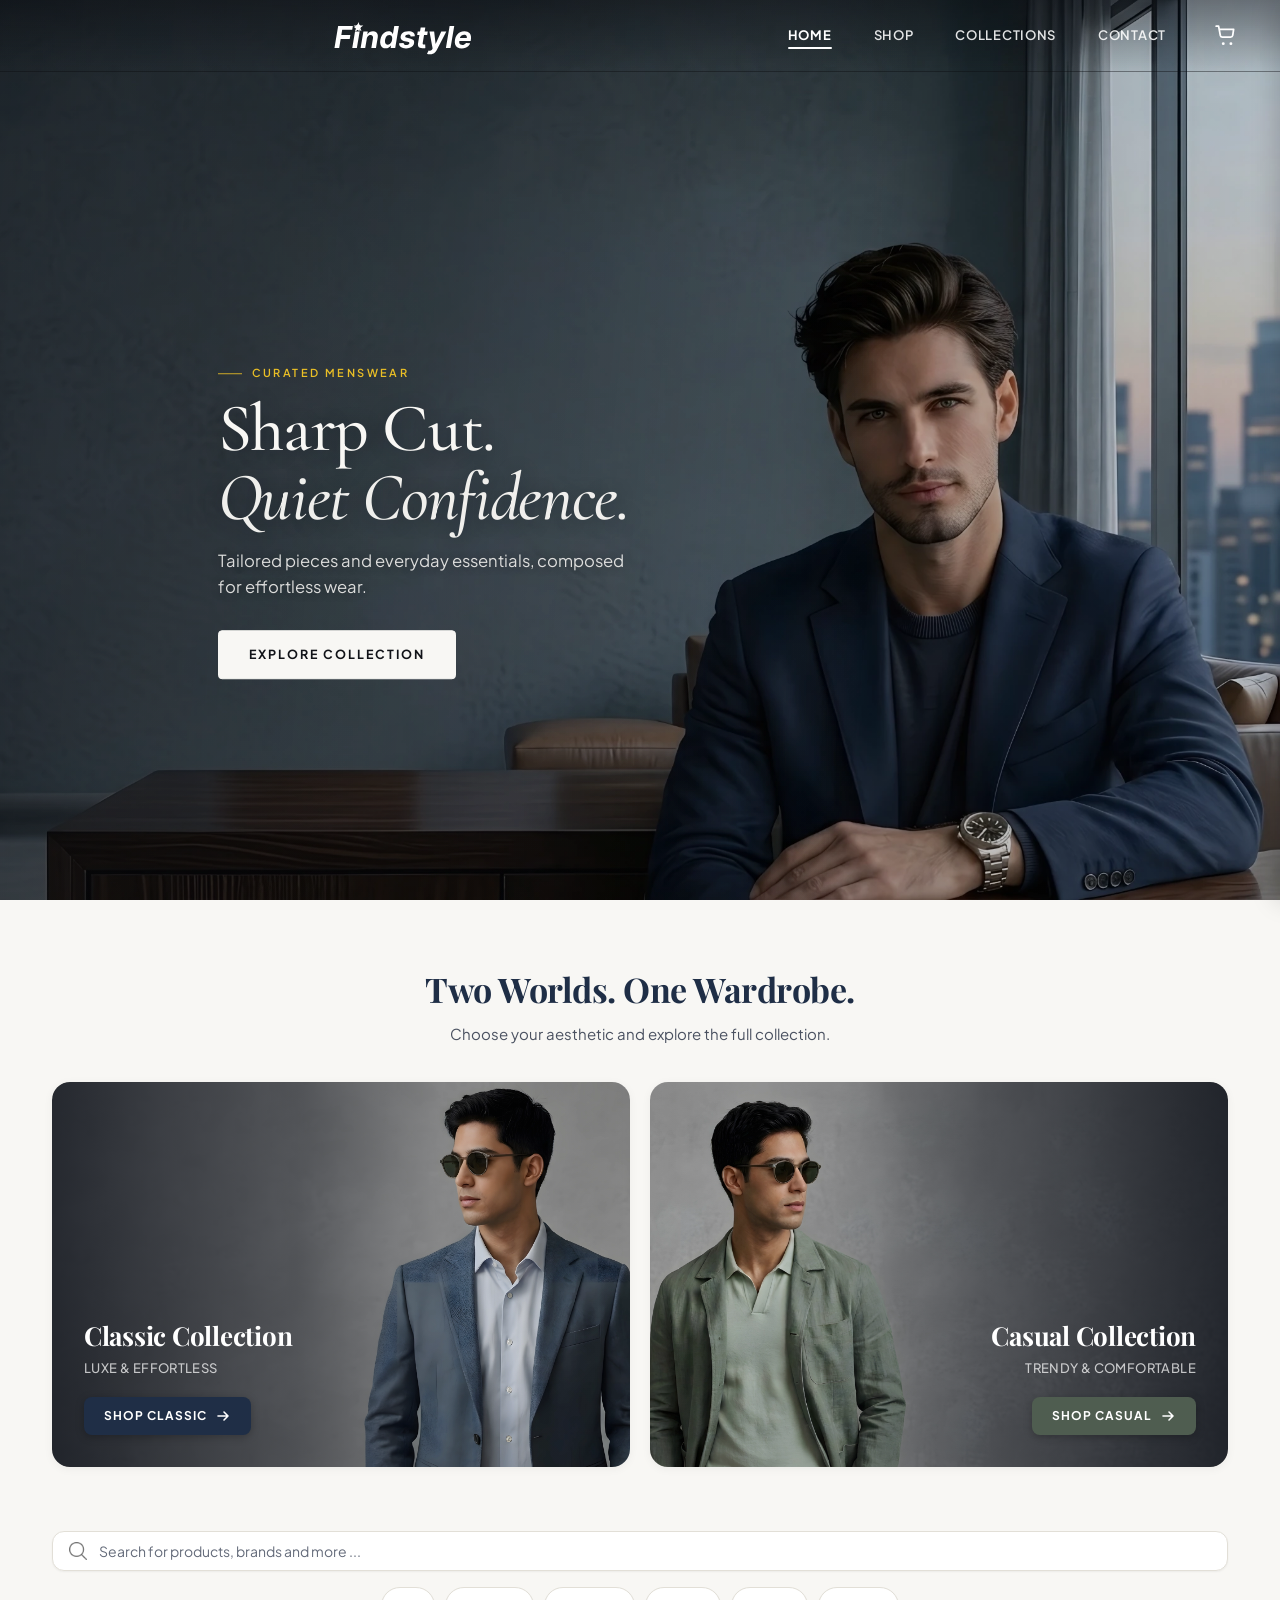
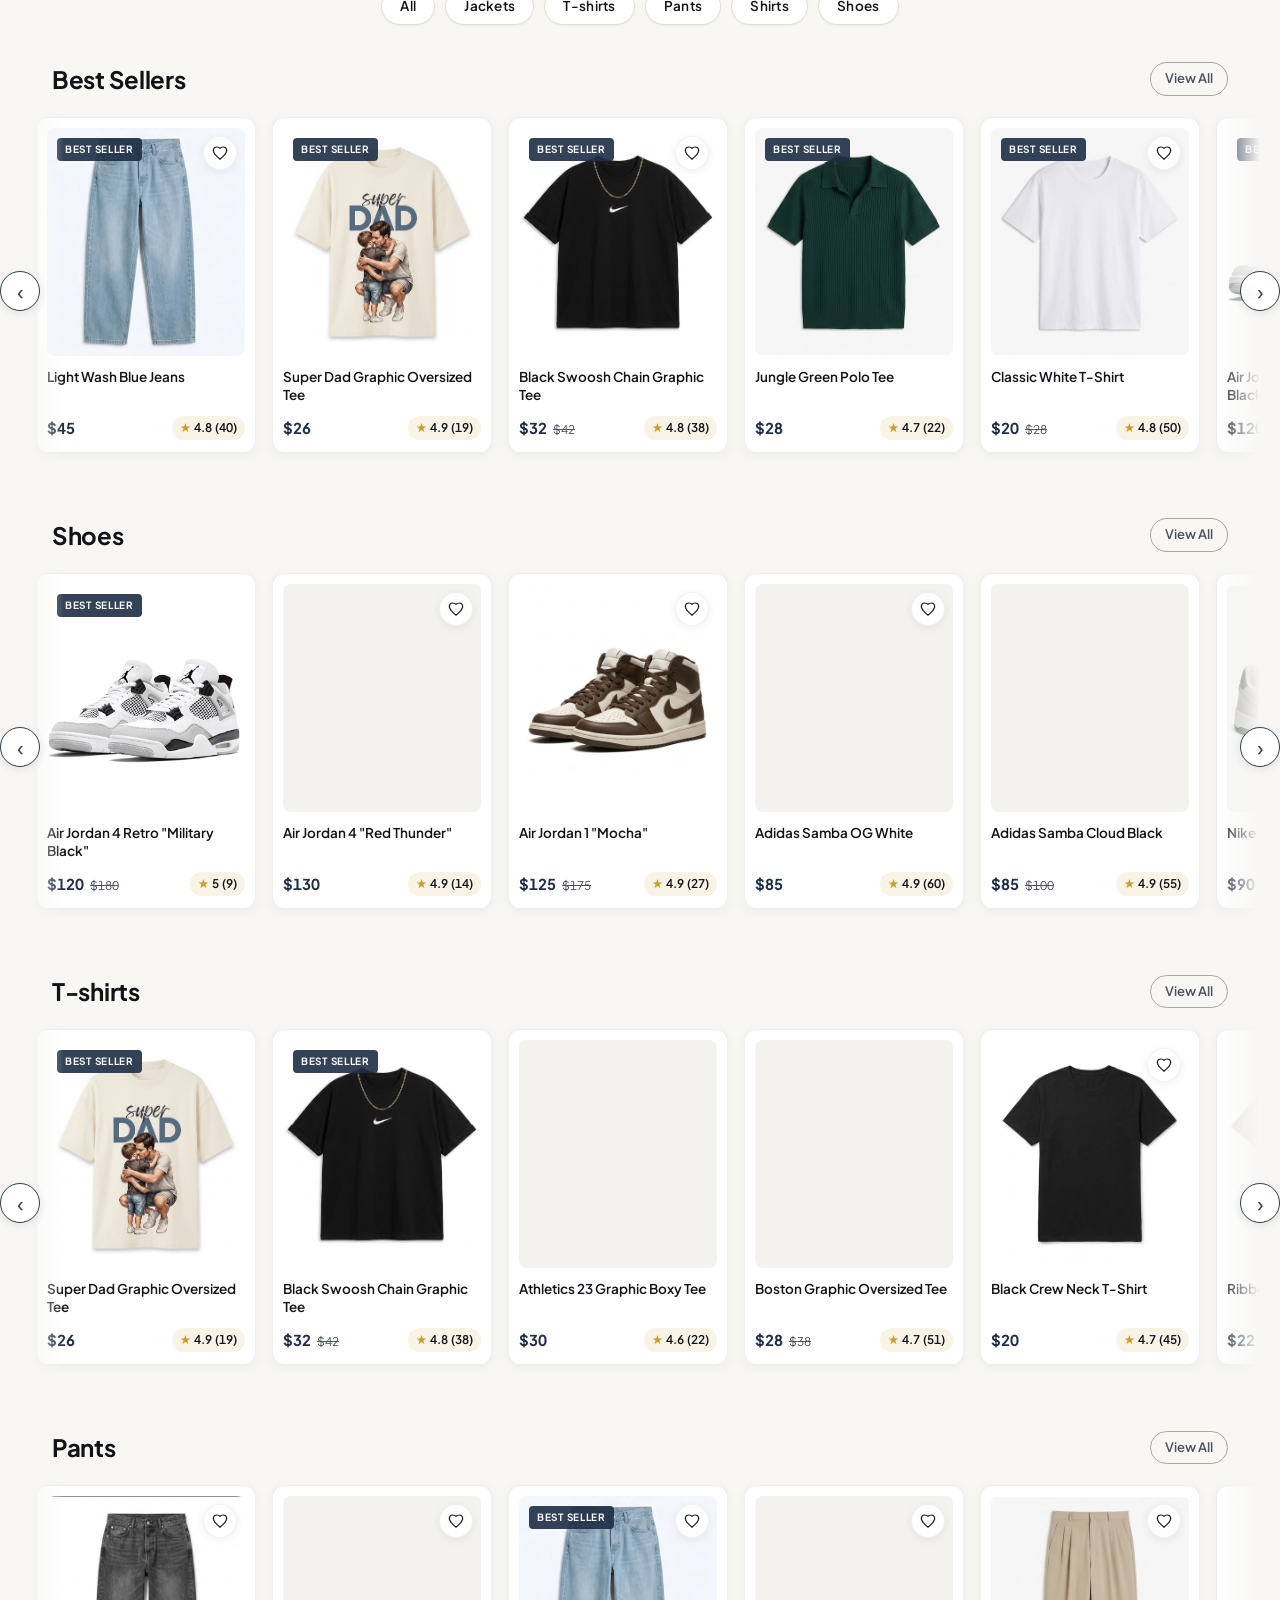
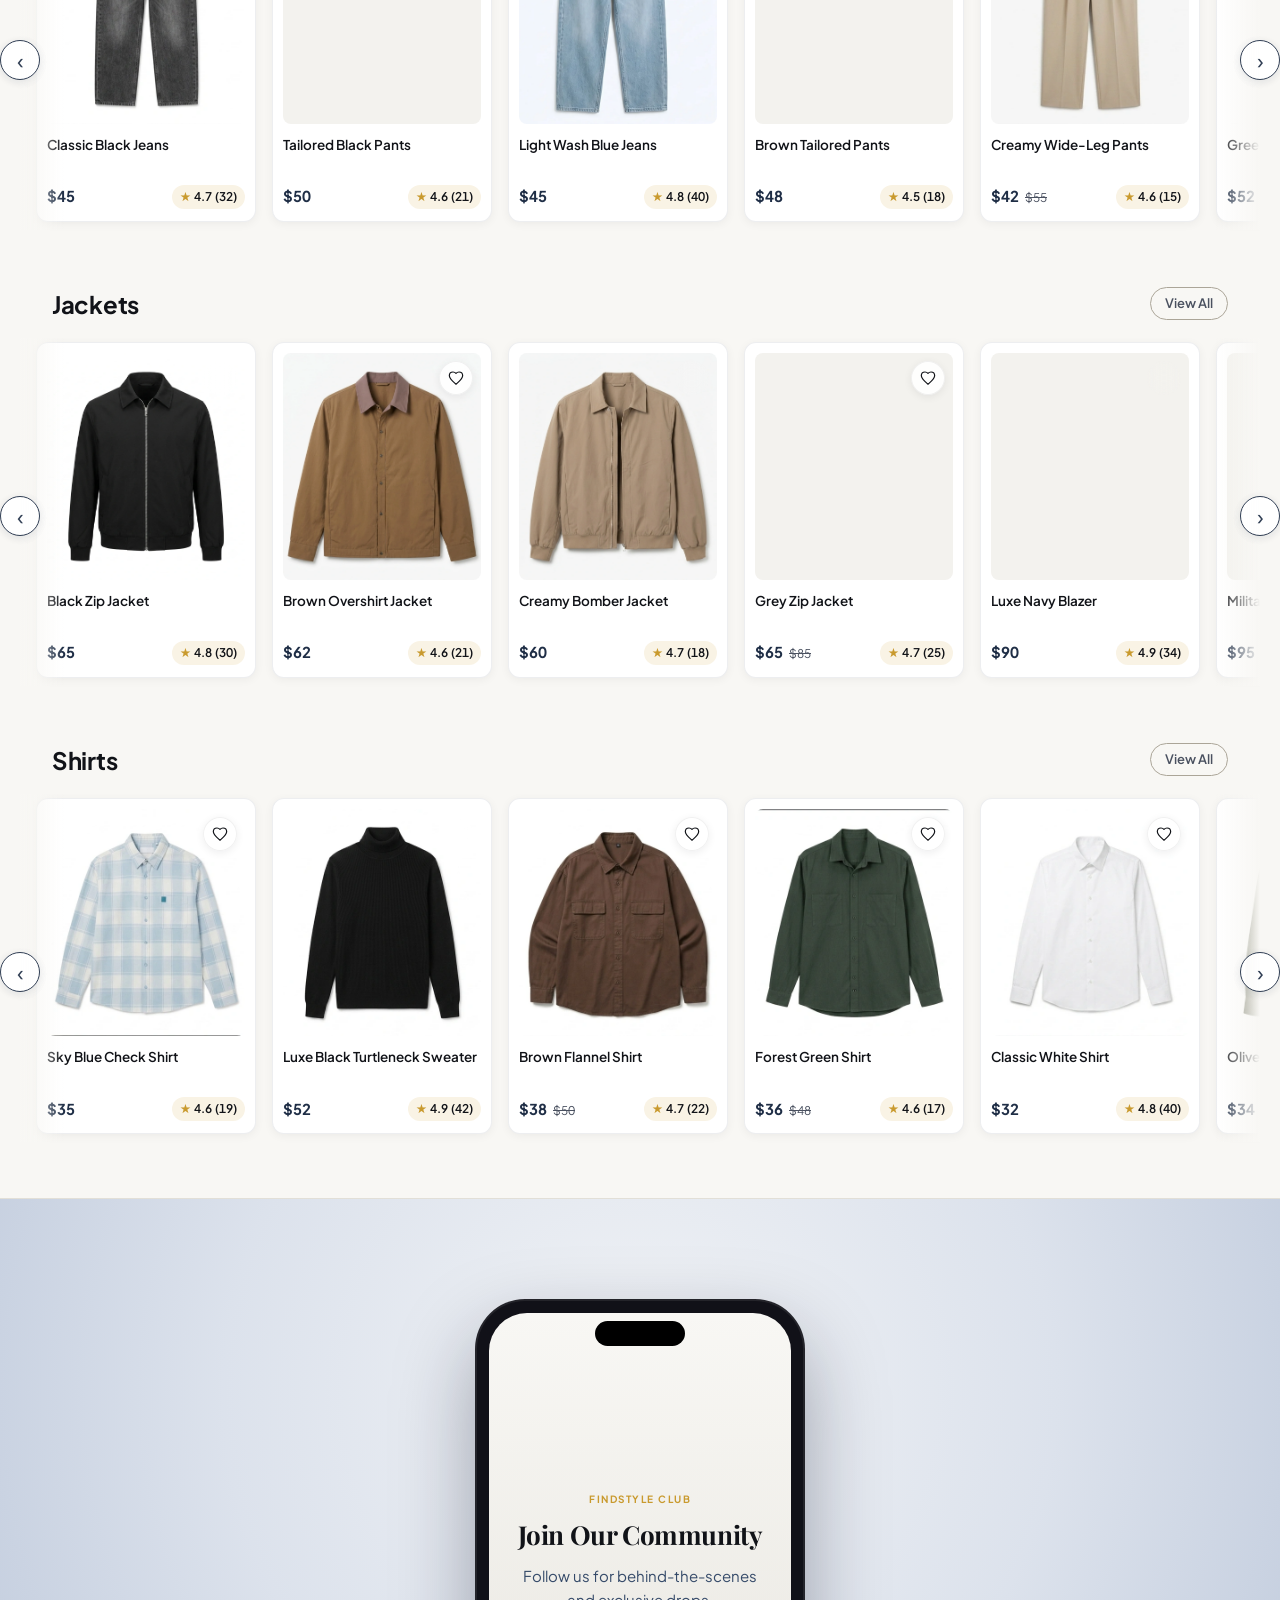
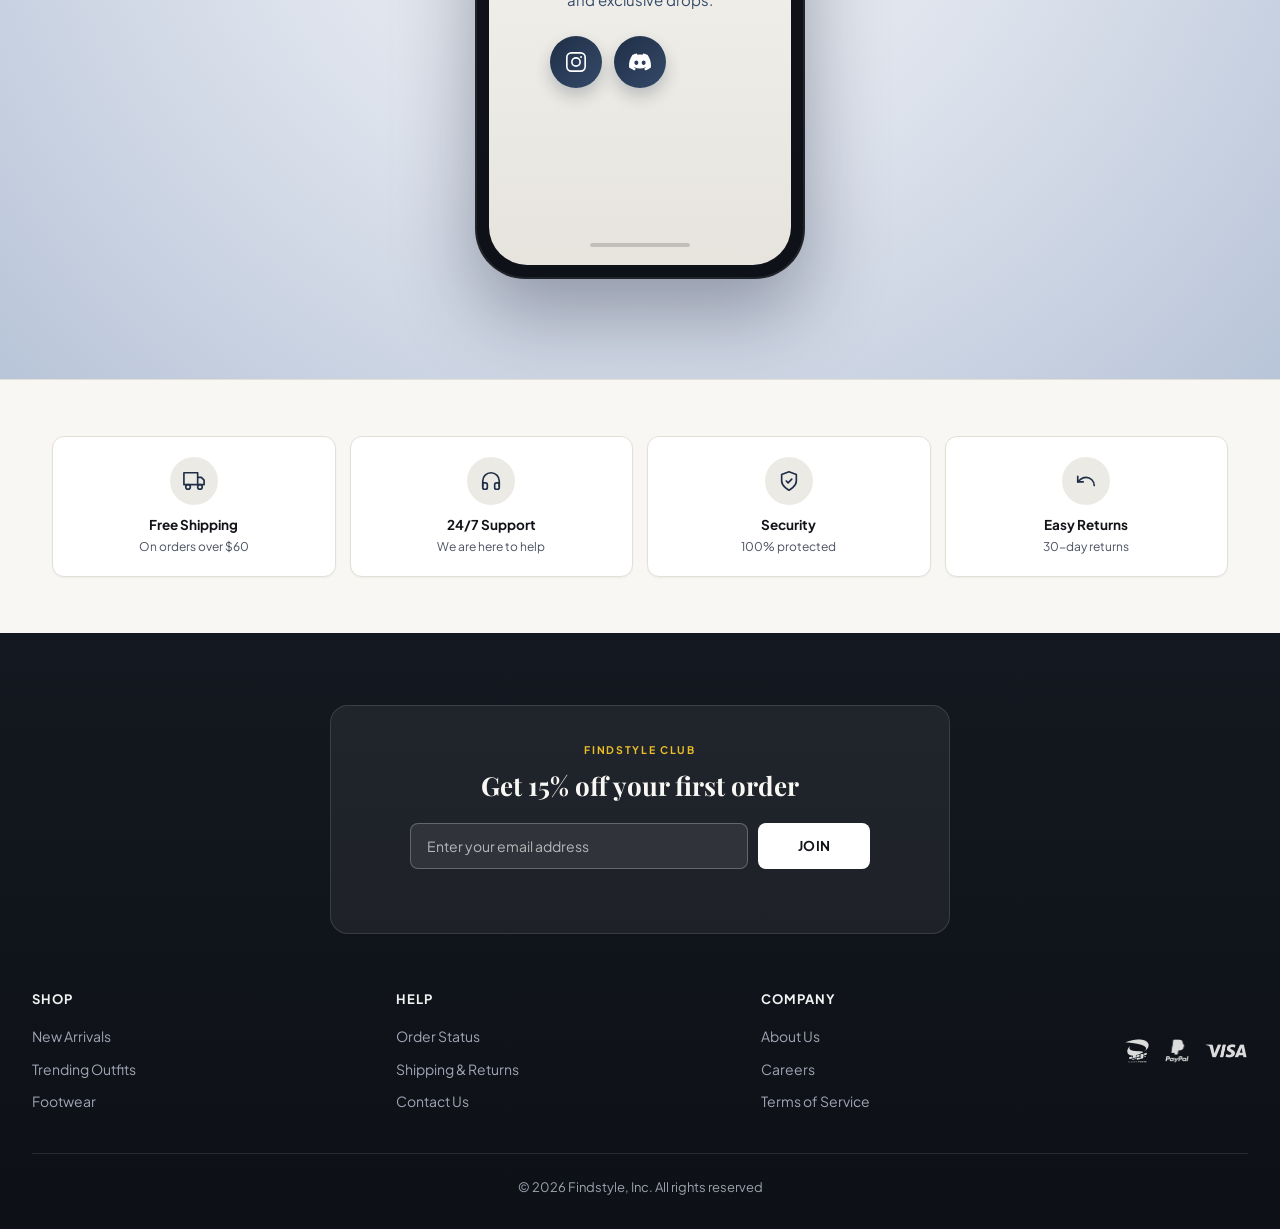
<file: index.html>
<!doctype html>
<html lang="en">

<head>
  <meta charset="UTF-8" />
  <meta name="viewport" content="width=device-width, initial-scale=1.0" />
  <meta name="description"
    content="Discover modern, curated menswear at FindStyle. Explore premium denim, tailored pants, casual essentials, and complete styled outfits with instant WhatsApp ordering." />
  <title>FindStyle â€” Modern Menswear & Curated Outfits</title>
  <link rel="canonical" href="https://nassim-dev1.github.io/findstyle-ecommerce/" />
  <meta property="og:type" content="website" />
  <meta property="og:site_name" content="FindStyle" />
  <meta property="og:title" content="FindStyle â€” Modern Menswear & Curated Outfits" />
  <meta property="og:description"
    content="Discover modern, curated menswear at FindStyle. Explore premium denim, tailored pants, casual essentials, and complete styled outfits with instant WhatsApp ordering." />
  <meta property="og:url" content="https://nassim-dev1.github.io/findstyle-ecommerce/" />
  <meta property="og:image" content="https://findstyle.pages.dev/img/hero/og-preview.jpg" />
  <meta name="twitter:card" content="summary_large_image" />
  <meta name="twitter:title" content="FindStyle â€” Modern Menswear & Curated Outfits" />
  <meta name="twitter:description"
    content="Discover modern, curated menswear at FindStyle. Explore premium denim, tailored pants, casual essentials, and complete styled outfits with instant WhatsApp ordering." />
  <meta name="twitter:image" content="https://findstyle.pages.dev/img/hero/og-preview.jpg" />
  <script type="application/ld+json">
      {
        "@context": "https://schema.org",
        "@graph": [
          {
            "@type": "Organization",
            "name": "FindStyle",
            "url": "https://nassim-dev1.github.io/findstyle-ecommerce/",
            "logo": "https://nassim-dev1.github.io/findstyle-ecommerce/img/general/logo.svg"
          },
          {
            "@type": "WebSite",
            "name": "FindStyle",
            "url": "https://nassim-dev1.github.io/findstyle-ecommerce/"
          }
        ]
      }
    </script>
  <link rel="stylesheet" href="style.css" />
  <link rel="preload" as="image" href="img/hero/desktopHero.webp" fetchpriority="high" />
  <link rel="icon" href="favicon.svg" type="image/svg+xml" />
  <link rel="preconnect" href="https://fonts.googleapis.com" />
  <link rel="preconnect" href="https://fonts.gstatic.com" crossorigin />
  <link
    href="https://fonts.googleapis.com/css2?family=Cormorant+Garamond:ital,wght@0,500;0,600;1,500&family=Playfair+Display:wght@600;700&family=Plus+Jakarta+Sans:wght@400;500;600;700&display=swap"
    rel="stylesheet" />
</head>

<body class="page-home">
  <a href="#mainContent" class="skip-link">Skip to main content</a>
  <header class="header">
    <div class="header-left">
      <button class="menu-toggle" id="menuToggle" aria-label="Open menu" aria-expanded="false" aria-controls="mobileNav">
        <svg width="22" height="22" viewBox="0 0 22 22" fill="none" aria-hidden="true" focusable="false">
          <rect x="2" y="5.5" width="18" height="1.75" rx="1" fill="currentColor"/>
          <rect x="2" y="10.125" width="18" height="1.75" rx="1" fill="currentColor"/>
          <rect x="2" y="14.75" width="18" height="1.75" rx="1" fill="currentColor"/>
        </svg>
      </button>
    </div>
    <a href="index.html" class="logo">
      <img src="img/general/logo.svg" alt="Findstyle" width="121" height="33" />
    </a>
    <div class="header-right">
      <nav class="desktop-nav" aria-label="Main Navigation">
        <div class="desktop-nav-links">
          <ul>
            <li><a class="active" aria-current="page" href="index.html">HOME</a></li>
            <li><a href="shop.html">SHOP</a></li>
            <li><a href="collections.html">COLLECTIONS</a></li>
            <li><a href="https://wa.me/213559959122" rel="noopener noreferrer">CONTACT</a></li>
          </ul>
        </div>
      </nav>
      <button class="cart-btn" id="cartBtn" aria-label="Shopping Cart" aria-expanded="false" aria-controls="cartDrawer">
        <svg width="22" height="22" viewBox="0 0 22 22" fill="none" aria-hidden="true" focusable="false">
          <path d="M2 2h2.2l1.6 8.5a2 2 0 0 0 2 1.5h7.4a2 2 0 0 0 1.96-1.6L18 5H5" stroke="currentColor" stroke-width="1.6" stroke-linecap="round" stroke-linejoin="round"/>
          <circle cx="8.5" cy="18" r="1.3" fill="currentColor"/>
          <circle cx="15.5" cy="18" r="1.3" fill="currentColor"/>
        </svg>
        <span class="cart-count" id="cartCount">0</span>
      </button>
    </div>
  </header>

  <nav class="mobile-nav" id="mobileNav" aria-label="Mobile Navigation">
    <div class="mobile-nav-header">
      <img src="img/general/logo.svg" alt="FindStyle" width="121" height="33" class="mobile-nav-logo" />
      <button class="nav-close" id="navClose" aria-label="Close menu">
        <img src="img/icons/close.png" alt="Close menu" width="96" height="96" />
      </button>
    </div>
    <ul>
      <li><a href="index.html">HOME</a></li>
      <li><a href="shop.html">SHOP</a></li>
      <li><a href="collections.html">COLLECTIONS</a></li>
      <li><a href="https://wa.me/213559959122">CONTACT</a></li>
    </ul>
    <div class="mobile-nav-footer">
      <p class="mobile-nav-tagline">Modern Menswear &amp; Curated Looks</p>
    </div>
  </nav>
  <div class="nav-overlay" id="navOverlay"></div>

  <main id="mainContent" tabindex="-1">

    <section class="hero">
      <div class="hero-track-mobile" id="heroTrackMobile">
        <div class="hero-slide"
        >
        </div>
      </div>
      <div class="hero-content">
        <span class="hero-eyebrow">Curated Menswear</span>
        <h1>Sharp Cut. <span class="hero-line-accent">Quiet Confidence.</span></h1>
        <p>Tailored pieces and everyday essentials, composed for effortless wear.</p>
        <a href="shop.html" class="hero-btn">Explore Collection</a>
      </div>
      <div class="hero-dots" id="heroDots">
        <button class="dot is-active" data-index="0" aria-label="Slide 1"></button>
      </div>
    </section>

    <section class="collection" aria-labelledby="collection-heading">
      <div class="collection-header">
        <h2 id="collection-heading">Two Worlds. One Wardrobe.</h2>
        <p>Choose your aesthetic and explore the full collection.</p>
      </div>
      <div class="collection-div">
        <article class="collection-card collection-card--reveal">
          <a href="collections.html?category=classic" class="collection-card-link" aria-label="Shop the Classic Collection — tailored menswear in navy tones">
            <img src="img/general/classic1.webp" alt="Classic Collection — tailored menswear in structured navy tones" width="2560" height="1429" decoding="async" />
            <div class="card-content classic-content">
              <h3>Classic Collection</h3>
              <p>Luxe &amp; Effortless</p>
              <span class="collection-btn collection-btn--classic">
                Shop Classic
                <svg width="16" height="16" viewBox="0 0 16 16" fill="none" aria-hidden="true" focusable="false"><path d="M3 8h10M9 4l4 4-4 4" stroke="currentColor" stroke-width="1.6" stroke-linecap="round" stroke-linejoin="round"/></svg>
              </span>
            </div>
          </a>
        </article>
        <article class="collection-card collection-card--reveal">
          <a href="collections.html?category=casual" class="collection-card-link" aria-label="Shop the Casual Collection — relaxed and contemporary everyday wear">
            <img src="img/general/casual1.webp" alt="Casual Collection — relaxed contemporary everyday menswear" width="2560" height="1368" decoding="async" />
            <div class="card-content casual-content">
              <h3>Casual Collection</h3>
              <p>Trendy &amp; Comfortable</p>
              <span class="collection-btn collection-btn--casual">
                Shop Casual
                <svg width="16" height="16" viewBox="0 0 16 16" fill="none" aria-hidden="true" focusable="false"><path d="M3 8h10M9 4l4 4-4 4" stroke="currentColor" stroke-width="1.6" stroke-linecap="round" stroke-linejoin="round"/></svg>
              </span>
            </div>
          </a>
        </article>
      </div>
    </section>

    <section class="search-bar">
      <img src="img/icons/search-interface-symbol.png" class="search-icon" alt="Search" width="96" height="96" />
      <input type="search" aria-label="Search for products, brands and more"
        placeholder="Search for products, brands and more ..." />
      <button class="filter-btn" id="filterBtn" aria-label="Filter">
        <img src="img/icons/slideBar.png" class="filter-icon" alt="Filter" width="96" height="96" />
      </button>
      <div class="filter-dropdown" id="filterDropdown">
        <ul>
          <li><a href="shop.html?category=all" class="filter-option">All</a></li>
          <li><a href="shop.html?category=jackets" class="filter-option">Jackets</a></li>
          <li><a href="shop.html?category=T-shirts" class="filter-option">T-shirts</a></li>
          <li><a href="shop.html?category=pants" class="filter-option">Pants</a></li>
          <li><a href="shop.html?category=shirts" class="filter-option">Shirts</a></li>
          <li><a href="shop.html?category=shoes" class="filter-option">Shoes</a></li>
        </ul>
      </div>
    </section>

    <section class="desk-search-div">
      <div class="search-bar">
        <img src="img/icons/search-interface-symbol.png" class="search-icon" alt="Search" width="96" height="96" />
        <input type="search" aria-label="Search for products, brands and more"
          placeholder="Search for products, brands and more ..." />
      </div>
      <div class="desk-catego">
        <a href="shop.html?category=all" class="filter-option" data-category="all">All</a>
        <a href="shop.html?category=jackets" class="filter-option" data-category="jackets">Jackets</a>
        <a href="shop.html?category=T-shirts" class="filter-option" data-category="T-shirts">T-shirts</a>
        <a href="shop.html?category=pants" class="filter-option" data-category="pants">Pants</a>
        <a href="shop.html?category=shirts" class="filter-option" data-category="shirts">Shirts</a>
        <a href="shop.html?category=shoes" class="filter-option" data-category="shoes">Shoes</a>
      </div>
    </section>

    <section class="category-row" data-category="bestsellers">
      <div class="category-header">
        <h2>Best Sellers</h2>
        <a href="shop.html?category=bestsellers" class="view-all">View All</a>
      </div>
      <div class="product-scroll-wrapper"><button type="button" class="scroll-arrow scroll-arrow-prev"
          aria-label="Scroll left">&#8249;</button>
        <div class="product-scroll"></div><button type="button" class="scroll-arrow scroll-arrow-next"
          aria-label="Scroll right">&#8250;</button>
      </div>
    </section>

    <section class="category-row" data-category="shoes">
      <div class="category-header">
        <h2>Shoes</h2>
        <a href="shop.html?category=shoes" class="view-all">View All</a>
      </div>
      <div class="product-scroll-wrapper"><button type="button" class="scroll-arrow scroll-arrow-prev"
          aria-label="Scroll left">&#8249;</button>
        <div class="product-scroll"></div><button type="button" class="scroll-arrow scroll-arrow-next"
          aria-label="Scroll right">&#8250;</button>
      </div>
    </section>

    <section class="category-row" data-category="T-shirts">
      <div class="category-header">
        <h2>T-shirts</h2>
        <a href="shop.html?category=T-shirts" class="view-all">View All</a>
      </div>
      <div class="product-scroll-wrapper"><button type="button" class="scroll-arrow scroll-arrow-prev"
          aria-label="Scroll left">&#8249;</button>
        <div class="product-scroll"></div><button type="button" class="scroll-arrow scroll-arrow-next"
          aria-label="Scroll right">&#8250;</button>
      </div>
    </section>

    <section class="category-row" data-category="pants">
      <div class="category-header">
        <h2>Pants</h2>
        <a href="shop.html?category=pants" class="view-all">View All</a>
      </div>
      <div class="product-scroll-wrapper"><button type="button" class="scroll-arrow scroll-arrow-prev"
          aria-label="Scroll left">&#8249;</button>
        <div class="product-scroll"></div><button type="button" class="scroll-arrow scroll-arrow-next"
          aria-label="Scroll right">&#8250;</button>
      </div>
    </section>

    <section class="category-row" data-category="jackets">
      <div class="category-header">
        <h2>Jackets</h2>
        <a href="shop.html?category=jackets" class="view-all">View All</a>
      </div>
      <div class="product-scroll-wrapper"><button type="button" class="scroll-arrow scroll-arrow-prev"
          aria-label="Scroll left">&#8249;</button>
        <div class="product-scroll"></div><button type="button" class="scroll-arrow scroll-arrow-next"
          aria-label="Scroll right">&#8250;</button>
      </div>
    </section>

    <section class="category-row" data-category="shirts">
      <div class="category-header">
        <h2>Shirts</h2>
        <a href="shop.html?category=shirts" class="view-all">View All</a>
      </div>
      <div class="product-scroll-wrapper"><button type="button" class="scroll-arrow scroll-arrow-prev"
          aria-label="Scroll left">&#8249;</button>
        <div class="product-scroll"></div><button type="button" class="scroll-arrow scroll-arrow-next"
          aria-label="Scroll right">&#8250;</button>
      </div>
    </section>

    <section class="desktop-community" id="desktopCommunity" aria-labelledby="community-heading">
      <div class="iphone-container">
        <div class="dynamic-island"></div>
        <div class="iphone-screen">
          <div class="screen-content">
            <span class="community-eyebrow">FindStyle Club</span>
            <h2 id="community-heading">Join Our Community</h2>
            <p>Follow us for behind-the-scenes and exclusive drops.</p>
            <div class="social-links">
              <!-- Instagram -->
              <a href="#" data-soon="instagram" rel="noopener noreferrer" aria-label="Instagram" class="social-btn">
                <svg width="22" height="22" viewBox="0 0 24 24" fill="none" aria-hidden="true" focusable="false">
                  <rect x="2" y="2" width="20" height="20" rx="5" ry="5" stroke="currentColor" stroke-width="1.8"/>
                  <circle cx="12" cy="12" r="4.5" stroke="currentColor" stroke-width="1.8"/>
                  <circle cx="17.5" cy="6.5" r="1.1" fill="currentColor"/>
                </svg>
              </a>
              <!-- Discord -->
              <a href="#" data-soon="discord" rel="noopener noreferrer" aria-label="Discord" class="social-btn">
                <svg width="22" height="22" viewBox="0 0 24 24" fill="none" aria-hidden="true" focusable="false">
                  <path d="M20.317 4.37a19.791 19.791 0 0 0-4.885-1.515.074.074 0 0 0-.079.037c-.21.375-.444.864-.608 1.25a18.27 18.27 0 0 0-5.487 0 12.64 12.64 0 0 0-.617-1.25.077.077 0 0 0-.079-.037A19.736 19.736 0 0 0 3.677 4.37a.07.07 0 0 0-.032.027C.533 9.046-.32 13.58.099 18.057a.082.082 0 0 0 .031.057 19.9 19.9 0 0 0 5.993 3.03.078.078 0 0 0 .084-.028c.462-.63.874-1.295 1.226-1.994a.076.076 0 0 0-.041-.106 13.107 13.107 0 0 1-1.872-.892.077.077 0 0 1-.008-.128 10.2 10.2 0 0 0 .372-.292.074.074 0 0 1 .077-.01c3.928 1.793 8.18 1.793 12.062 0a.074.074 0 0 1 .078.01c.12.098.246.198.373.292a.077.077 0 0 1-.006.127 12.299 12.299 0 0 1-1.873.892.077.077 0 0 0-.041.107c.36.698.772 1.362 1.225 1.993a.076.076 0 0 0 .084.028 19.839 19.839 0 0 0 6.002-3.03.077.077 0 0 0 .032-.054c.5-5.177-.838-9.674-3.549-13.66a.061.061 0 0 0-.031-.03zM8.02 15.33c-1.183 0-2.157-1.085-2.157-2.419 0-1.333.956-2.419 2.157-2.419 1.21 0 2.176 1.096 2.157 2.42 0 1.333-.956 2.418-2.157 2.418zm7.975 0c-1.183 0-2.157-1.085-2.157-2.419 0-1.333.955-2.419 2.157-2.419 1.21 0 2.176 1.096 2.157 2.42 0 1.333-.946 2.418-2.157 2.418z" fill="currentColor"/>
                </svg>
              </a>
              <!-- Telegram -->
              <a href="#" data-soon="telegram" rel="noopener noreferrer" aria-label="Telegram" class="social-btn">
                <svg width="22" height="22" viewBox="0 0 24 24" fill="none" aria-hidden="true" focusable="false">
                  <path d="M12 2C6.477 2 2 6.477 2 12s4.477 10 10 10 10-4.477 10-10S17.523 2 12 2zm4.93 6.657-1.774 8.36c-.134.593-.48.737-.975.459l-2.699-1.989-1.302 1.254c-.144.144-.264.264-.541.264l.193-2.74 4.985-4.504c.217-.193-.047-.3-.335-.107L7.573 14.547l-2.656-.83c-.577-.18-.59-.577.12-.855l10.37-3.998c.48-.174.9.108.747.793z" fill="currentColor"/>
                </svg>
              </a>
            </div>
          </div>
          <div class="iphone-home-bar" aria-hidden="true"></div>
        </div>
      </div>
    </section>

    <section class="featurs" aria-label="Store benefits">
      <article class="feature-card">
        <span class="feature-icon" aria-hidden="true">
          <svg width="24" height="24" viewBox="0 0 24 24" fill="none" focusable="false">
            <path d="M1 3h15v13H1zM16 8h4l3 3v5h-7V8z" stroke="currentColor" stroke-width="1.8" stroke-linecap="round" stroke-linejoin="round"/>
            <circle cx="5.5" cy="18.5" r="2.5" stroke="currentColor" stroke-width="1.8"/>
            <circle cx="18.5" cy="18.5" r="2.5" stroke="currentColor" stroke-width="1.8"/>
          </svg>
        </span>
        <h3>Free Shipping</h3>
        <p>On orders over $60</p>
      </article>
      <article class="feature-card">
        <span class="feature-icon" aria-hidden="true">
          <svg width="24" height="24" viewBox="0 0 24 24" fill="none" focusable="false">
            <path d="M3 18v-6a9 9 0 0 1 18 0v6" stroke="currentColor" stroke-width="1.8" stroke-linecap="round" stroke-linejoin="round"/>
            <path d="M21 19a2 2 0 0 1-2 2h-1a2 2 0 0 1-2-2v-3a2 2 0 0 1 2-2h3v5zM3 19a2 2 0 0 0 2 2h1a2 2 0 0 0 2-2v-3a2 2 0 0 0-2-2H3v5z" stroke="currentColor" stroke-width="1.8" stroke-linecap="round" stroke-linejoin="round"/>
          </svg>
        </span>
        <h3>24/7 Support</h3>
        <p>We are here to help</p>
      </article>
      <article class="feature-card">
        <span class="feature-icon" aria-hidden="true">
          <svg width="24" height="24" viewBox="0 0 24 24" fill="none" focusable="false">
            <path d="M12 22s8-4 8-10V5l-8-3-8 3v7c0 6 8 10 8 10z" stroke="currentColor" stroke-width="1.8" stroke-linecap="round" stroke-linejoin="round"/>
            <path d="M9 12l2 2 4-4" stroke="currentColor" stroke-width="1.8" stroke-linecap="round" stroke-linejoin="round"/>
          </svg>
        </span>
        <h3>Security</h3>
        <p>100% protected</p>
      </article>
      <article class="feature-card">
        <span class="feature-icon" aria-hidden="true">
          <svg width="24" height="24" viewBox="0 0 24 24" fill="none" focusable="false">
            <path d="M3 7v6h6" stroke="currentColor" stroke-width="1.8" stroke-linecap="round" stroke-linejoin="round"/>
            <path d="M21 17a9 9 0 0 0-9-9 9 9 0 0 0-6 2.3L3 13" stroke="currentColor" stroke-width="1.8" stroke-linecap="round" stroke-linejoin="round"/>
          </svg>
        </span>
        <h3>Easy Returns</h3>
        <p>30-day returns</p>
      </article>
    </section>
  </main>

  <footer class="site-footer">
    <div class="newsletter">
      <span class="newsletter-eyebrow">FindStyle Club</span>
      <h2>Get 15% off your first order</h2>
      <form class="newsletter-form" novalidate>
        <input type="email" aria-label="Email address for 15% off first order" placeholder="Enter your email address"
          required />
        <button type="submit">JOIN</button>
      </form>
      <p class="newsletter-feedback" role="status" aria-live="polite"></p>
    </div>
    <div class="footer-links">
      <div class="footer-col">
        <h3>SHOP</h3>
        <ul>
          <li><a href="shop.html?category=all">New Arrivals</a></li>
          <li><a href="collections.html">Trending Outfits</a></li>
          <li><a href="shop.html?category=shoes">Footwear</a></li>
        </ul>
      </div>
      <div class="footer-col">
        <h3>HELP</h3>
        <ul>
          <li><a href="https://wa.me/213559959122" target="_blank" rel="noopener noreferrer">Order Status</a></li>
          <li><button type="button" class="footer-link-soon" data-label="Shipping &amp; Returns">Shipping &amp;
              Returns</button></li>
          <li><a href="https://wa.me/213559959122" target="_blank" rel="noopener noreferrer">Contact Us</a></li>
        </ul>
      </div>
      <div class="footer-col desktop-footer-col">
        <h3>COMPANY</h3>
        <ul>
          <li><a href="https://wa.me/213559959122" target="_blank" rel="noopener noreferrer">About Us</a></li>
          <li><button type="button" class="footer-link-soon" data-label="Careers">Careers</button></li>
          <li><a href="https://wa.me/213559959122" target="_blank" rel="noopener noreferrer">Terms of Service</a></li>
        </ul>
      </div>
      <div class="desktop-payment">
        <img src="img/general/baridimob.png" alt="BaridiMob" class="baridimob" width="96" height="96" loading="lazy"
          decoding="async">
        <img src="img/general/paypal.png" alt="PayPal" class="paypal" width="97" height="96" loading="lazy"
          decoding="async">
        <img src="img/general/visa.png" alt="Visa" class="visa" width="171" height="96" loading="lazy" decoding="async">
      </div>
    </div>
    <div class="footer-foot">
      <p class="footer-copyright">
        &copy; 2026 Findstyle, Inc. All rights reserved
      </p>
    </div>
  </footer>

  <div class="cart-overlay" id="cartOverlay"></div>

  <div class="cart-drawer" id="cartDrawer">
    <div class="cart-drawer-header">
      <h3>Your Cart</h3>
      <button class="cart-drawer-close" id="cartDrawerClose" aria-label="Close cart">&times;</button>
    </div>
    <div class="cart-items" id="cartItems"></div>
    <div class="cart-footer">
      <div class="cart-total">
        <span>Total:</span>
        <span id="cartTotal">$0</span>
      </div>
      <div class="cart-footer-actions">
        <button type="button" class="btn-clear-cart" id="clearCartBtn">Clear Cart</button>
        <a href="https://wa.me/213559959122" class="btn-checkout" id="checkoutBtn" target="_blank"
          rel="noopener noreferrer">Order via WhatsApp</a>
      </div>
    </div>
  </div>

  <script src="products.js" defer></script>
  <script src="script.js" defer></script>
</body>

</html>
</file>
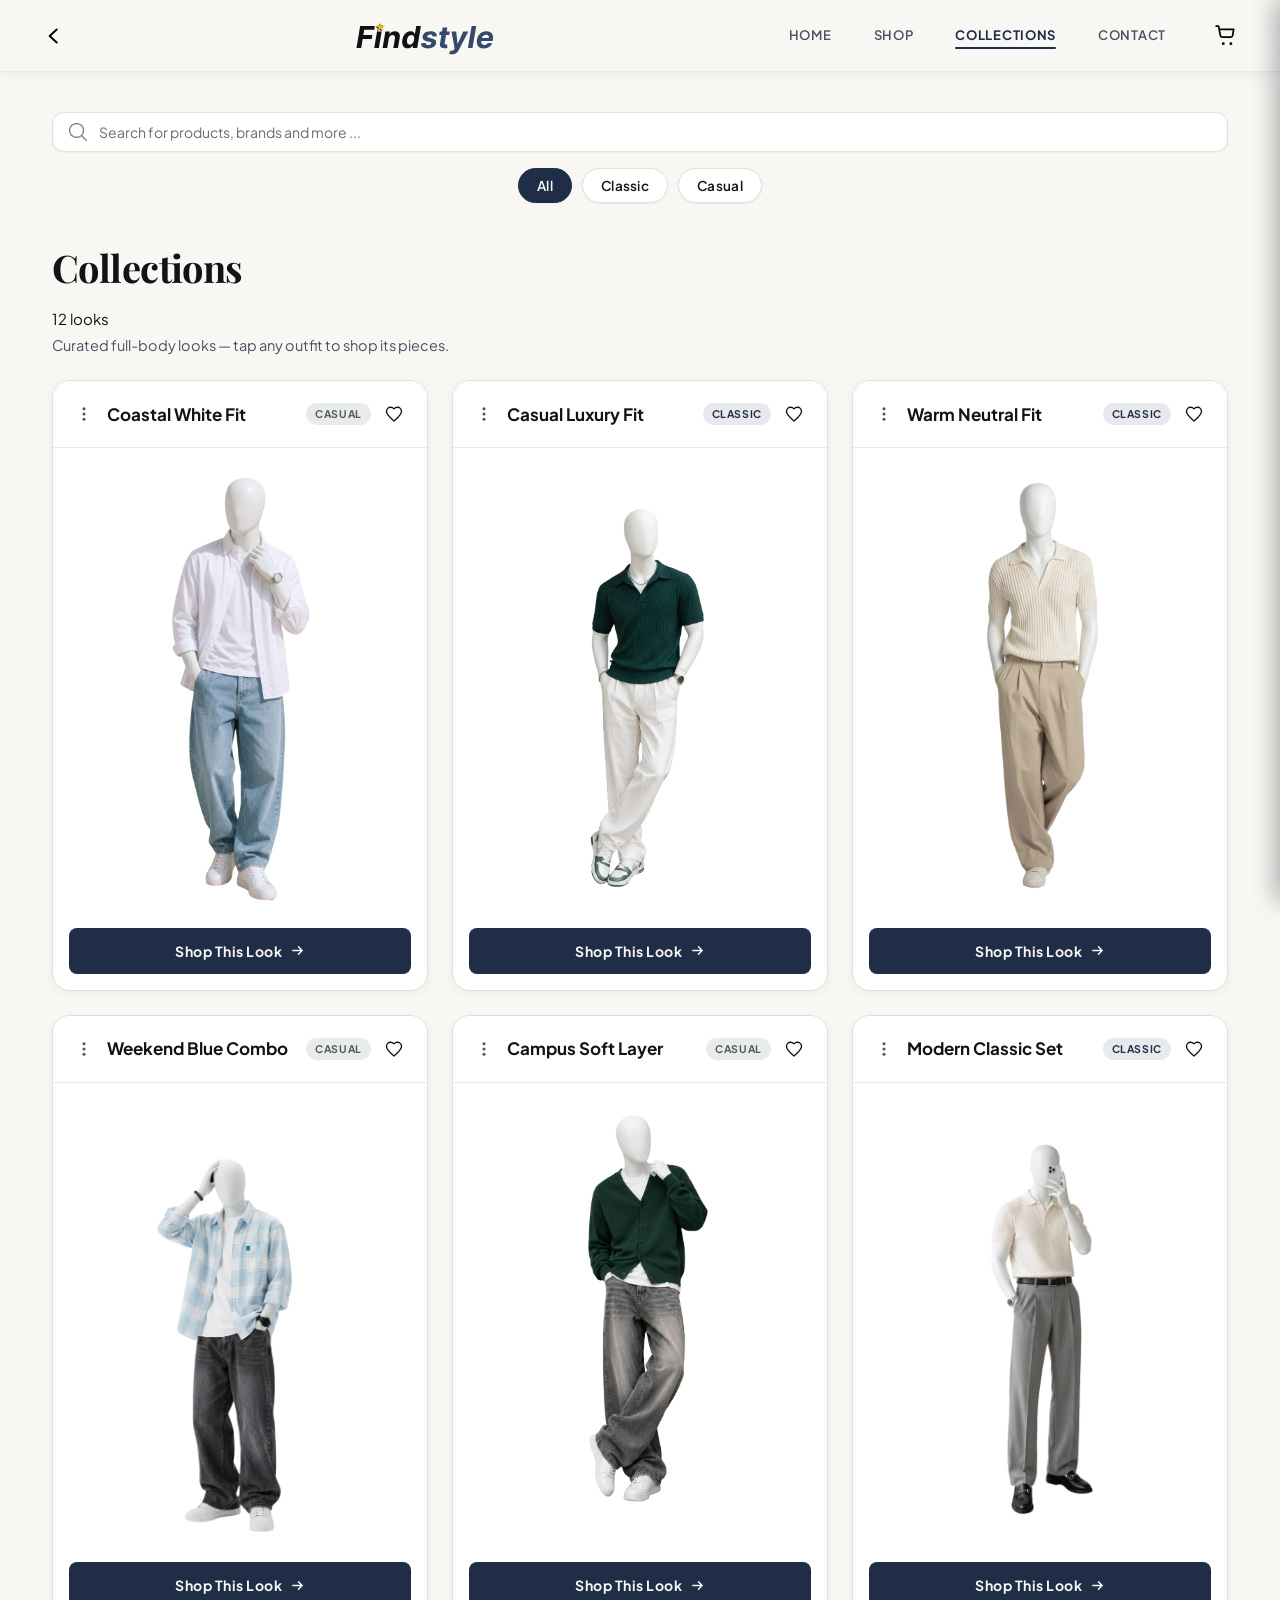
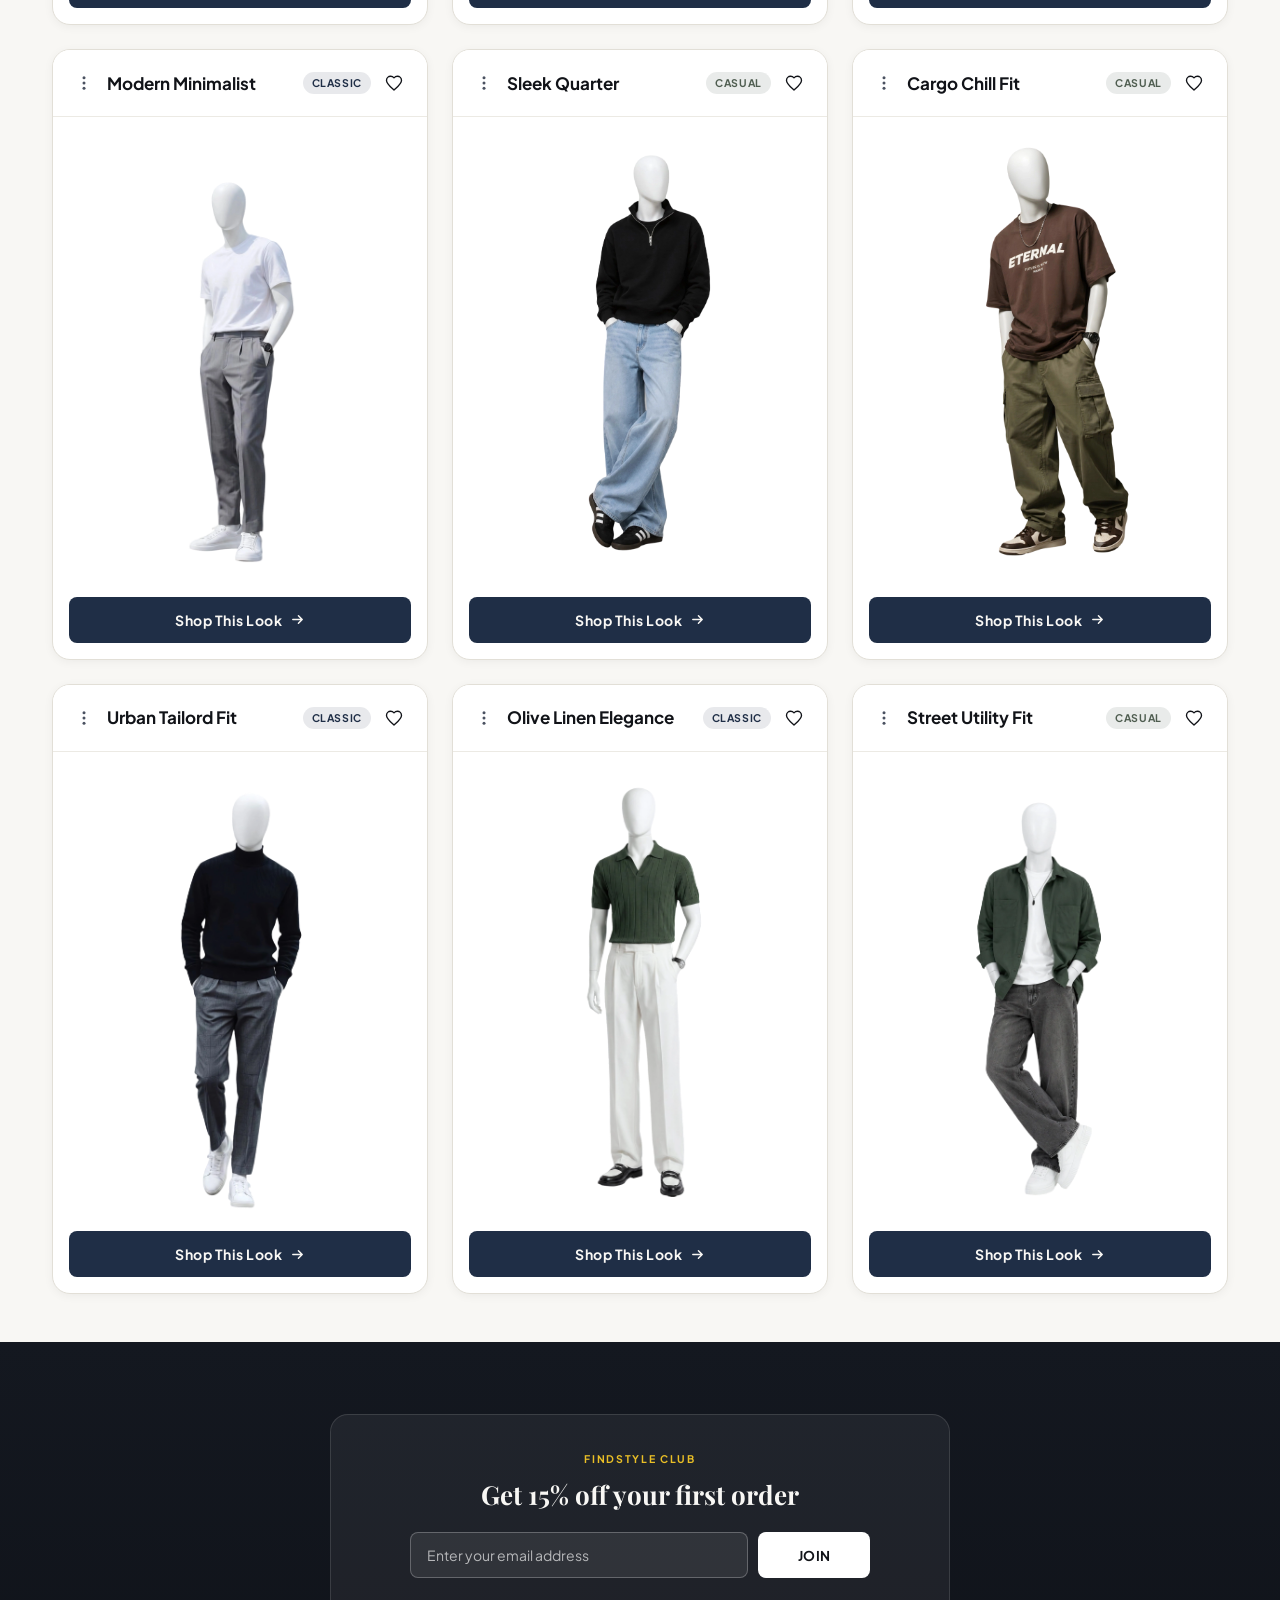
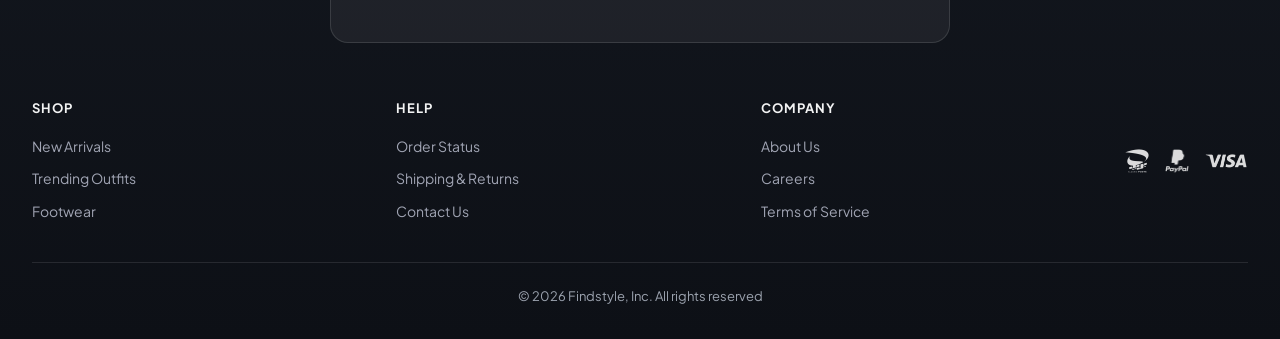
<file: collections.html>
<!doctype html>
<html lang="en">
  <head>
    <meta charset="UTF-8" />
    <meta name="viewport" content="width=device-width, initial-scale=1.0" />
    <meta name="description" content="Shop complete styled looks with FindStyle Collections. Handcrafted classic and casual outfit pairings with one-tap piece breakdown and fast delivery." />
    <title>Curated Outfits & Looks — FindStyle</title>
    <link rel="canonical" href="https://nassim-dev1.github.io/findstyle-ecommerce/collections.html" />
    <meta property="og:type" content="website" />
    <meta property="og:site_name" content="FindStyle" />
    <meta property="og:title" content="Curated Outfits & Looks — FindStyle" />
    <meta property="og:description" content="Shop complete styled looks with FindStyle Collections. Handcrafted classic and casual outfit pairings with one-tap piece breakdown and fast delivery." />
    <meta property="og:url" content="https://nassim-dev1.github.io/findstyle-ecommerce/collections.html" />
    <meta property="og:image" content="https://nassim-dev1.github.io/findstyle-ecommerce/img/general/classic1.webp" />
    <meta name="twitter:card" content="summary_large_image" />
    <meta name="twitter:title" content="Curated Outfits & Looks — FindStyle" />
    <meta name="twitter:description" content="Shop complete styled looks with FindStyle Collections. Handcrafted classic and casual outfit pairings with one-tap piece breakdown and fast delivery." />
    <meta name="twitter:image" content="https://nassim-dev1.github.io/findstyle-ecommerce/img/general/classic1.webp" />
    <link rel="stylesheet" href="style.css" />
    <link rel="icon" href="favicon.svg" type="image/svg+xml" />
    <link rel="preconnect" href="https://fonts.googleapis.com" />
    <link rel="preconnect" href="https://fonts.gstatic.com" crossorigin />
    <link
      href="https://fonts.googleapis.com/css2?family=Playfair+Display:wght@600;700&family=Plus+Jakarta+Sans:wght@400;500;600;700&display=swap"
      rel="stylesheet"
    />
  </head>

  <body class="page-collections">
    <a href="#mainContent" class="skip-link">Skip to main content</a>
    <header class="header">
      <div class="header-left">
        <button class="menu-toggle" id="menuToggle" aria-label="Open menu" aria-expanded="false" aria-controls="mobileNav">
          <svg width="22" height="22" viewBox="0 0 22 22" fill="none" aria-hidden="true" focusable="false">
            <rect x="2" y="5.5" width="18" height="1.75" rx="1" fill="currentColor"/>
            <rect x="2" y="10.125" width="18" height="1.75" rx="1" fill="currentColor"/>
            <rect x="2" y="14.75" width="18" height="1.75" rx="1" fill="currentColor"/>
          </svg>
        </button>
        <button class="back-btn" id="backBtn" aria-label="Go back">
          <svg width="22" height="22" viewBox="0 0 22 22" fill="none" aria-hidden="true" focusable="false">
            <path d="M13.5 5L7 11l6.5 6" stroke="currentColor" stroke-width="1.75" stroke-linecap="round" stroke-linejoin="round"/>
          </svg>
        </button>
      </div>
      <a href="index.html" class="logo"><img src="img/general/logo.svg" alt="Findstyle" width="121" height="33" /></a>

      <div class="header-right">
        <nav class="desktop-nav" aria-label="Main Navigation">
          <div class="desktop-nav-links">
            <ul>
              <li><a href="index.html">HOME</a></li>
              <li><a href="shop.html">SHOP</a></li>
              <li><a class="active" aria-current="page" href="collections.html">COLLECTIONS</a></li>
              <li><a href="https://wa.me/213559959122" rel="noopener noreferrer">CONTACT</a></li>
            </ul>
          </div>
        </nav>

        <button class="cart-btn" id="cartBtn" aria-label="Shopping Cart" aria-expanded="false" aria-controls="cartDrawer">
          <svg width="22" height="22" viewBox="0 0 22 22" fill="none" aria-hidden="true" focusable="false">
            <path d="M2 2h2.2l1.6 8.5a2 2 0 0 0 2 1.5h7.4a2 2 0 0 0 1.96-1.6L18 5H5" stroke="currentColor" stroke-width="1.6" stroke-linecap="round" stroke-linejoin="round"/>
            <circle cx="8.5" cy="18" r="1.3" fill="currentColor"/>
            <circle cx="15.5" cy="18" r="1.3" fill="currentColor"/>
          </svg>
          <span class="cart-count" id="cartCount">0</span>
        </button>
      </div>
    </header>

    <nav class="mobile-nav" id="mobileNav" aria-label="Mobile Navigation">
      <div class="mobile-nav-header">
        <img src="img/general/logo.svg" alt="FindStyle" width="121" height="33" class="mobile-nav-logo" />
        <button class="nav-close" id="navClose" aria-label="Close menu">
          <img src="img/icons/close.png" alt="Close menu" width="96" height="96" />
        </button>
      </div>
      <ul>
        <li><a href="index.html">HOME</a></li>
        <li><a href="shop.html">SHOP</a></li>
        <li><a class="active" href="collections.html">COLLECTIONS</a></li>
        <li><a href="https://wa.me/213559959122" rel="noopener noreferrer">CONTACT</a></li>
      </ul>
      <div class="mobile-nav-footer">
        <p class="mobile-nav-tagline">Modern Menswear &amp; Curated Looks</p>
      </div>
    </nav>
    <div class="nav-overlay" id="navOverlay"></div>

    <main id="mainContent" tabindex="-1">

    <section class="search-bar search-bar-col">
      <img
        src="img/icons/search-interface-symbol.png"
        class="search-icon"
        alt="Search" width="96" height="96" />
      <input
        type="search" aria-label="Search for products, brands and more"
        placeholder="Search for products, brands and more ..."
      />

      <button class="filter-btn" id="filterBtn" aria-label="Filter">
        <img src="img/icons/slideBar.png" class="filter-icon" alt="Filter" width="96" height="96" />
      </button>

      <div class="filter-dropdown" id="filterDropdown">
        <ul>
          <li><button type="button" class="filter-option" data-category="all">All</button></li>
          <li><button type="button" class="filter-option" data-category="classic">Classic</button></li>
          <li><button type="button" class="filter-option" data-category="casual">Casual</button></li>
        </ul>
      </div>
    </section>

    <section class="desk-search-div desk-search-div-col">
      <div class="search-bar">
        <img
          src="img/icons/search-interface-symbol.png"
          class="search-icon"
          alt="Search"
         width="96" height="96">
        <input
          type="search"
          aria-label="Search for products, brands and more"
          placeholder="Search for products, brands and more ..."
        />
      </div>

      <div class="desk-catego">
        <button type="button" class="filter-option" data-category="all">All</button>
        <button type="button" class="filter-option" data-category="classic">Classic</button>
        <button type="button" class="filter-option" data-category="casual">Casual</button>
      </div>
    </section>

    <div class="collections-toolbar">
      <div class="shop-heading-group">
        <h1 class="shop-title">Collections</h1>
        <span class="shop-count" id="collectionsCount">12 looks</span>
      </div>
      <p class="collections-subtitle">Curated full-body looks — tap any outfit to shop its pieces.</p>
    </div>

    <section class="outfit-grid" id="outfitCards">
      <article class="outfit-card" data-category="casual">
        <div class="card-header">
          <button class="options-btn" aria-label="Options" aria-expanded="false">
            <svg width="18" height="18" viewBox="0 0 24 24" fill="currentColor" aria-hidden="true" focusable="false"><circle cx="12" cy="5" r="2"/><circle cx="12" cy="12" r="2"/><circle cx="12" cy="19" r="2"/></svg>
          </button>
          <div class="options-dropdown">
            <ul>
              <li><button class="option-share">Share via WhatsApp</button></li>
              <li><button class="option-copy">Copy Link</button></li>
            </ul>
          </div>
          <h3>Coastal White Fit</h3>
          <button
            class="wishlist-btn wishlist-btn-col"
            aria-label="Add to wishlist"
          >
            <svg width="18" height="18" viewBox="0 0 24 24" fill="none" aria-hidden="true" focusable="false"><path d="M12 21.35l-1.45-1.32C5.4 15.36 2 12.28 2 8.5 2 5.42 4.42 3 7.5 3c1.74 0 3.41.81 4.5 2.09C13.09 3.81 14.76 3 16.5 3 19.58 3 22 5.42 22 8.5c0 3.78-3.4 6.86-8.55 11.54L12 21.35z" stroke="currentColor" stroke-width="1.8" stroke-linecap="round" stroke-linejoin="round"/></svg>
          </button>
        </div>
        <img
          src="img/casual collection/CoastalWhiteFit.webp"
          alt="Coastal White Fit"
          class="outfit-img" width="1096" height="2560" fetchpriority="high" decoding="async" />
        <button class="order-btn" data-outfit="CoastalWhiteFit">Shop This Look <svg width="15" height="15" viewBox="0 0 16 16" fill="none" aria-hidden="true" focusable="false"><path d="M3 8h10M9 4l4 4-4 4" stroke="currentColor" stroke-width="1.6" stroke-linecap="round" stroke-linejoin="round"/></svg></button>
      </article>

      <article class="outfit-card" data-category="classic">
        <div class="card-header">
          <button class="options-btn" aria-label="Options" aria-expanded="false">
            <svg width="18" height="18" viewBox="0 0 24 24" fill="currentColor" aria-hidden="true" focusable="false"><circle cx="12" cy="5" r="2"/><circle cx="12" cy="12" r="2"/><circle cx="12" cy="19" r="2"/></svg>
          </button>
          <div class="options-dropdown">
            <ul>
              <li><button class="option-share">Share via WhatsApp</button></li>
              <li><button class="option-copy">Copy Link</button></li>
            </ul>
          </div>
          <h3>Casual Luxury Fit</h3>
          <button
            class="wishlist-btn wishlist-btn-col"
            aria-label="Add to wishlist"
          >
            <svg width="18" height="18" viewBox="0 0 24 24" fill="none" aria-hidden="true" focusable="false"><path d="M12 21.35l-1.45-1.32C5.4 15.36 2 12.28 2 8.5 2 5.42 4.42 3 7.5 3c1.74 0 3.41.81 4.5 2.09C13.09 3.81 14.76 3 16.5 3 19.58 3 22 5.42 22 8.5c0 3.78-3.4 6.86-8.55 11.54L12 21.35z" stroke="currentColor" stroke-width="1.8" stroke-linecap="round" stroke-linejoin="round"/></svg>
          </button>
        </div>
        <img
          src="img/classic collection/CasualLuxuryFit.webp"
          alt="Casual Luxury Fit"
          class="outfit-img" width="783" height="1376" decoding="async" />
        <button class="order-btn" data-outfit="CasualLuxuryFit">Shop This Look <svg width="15" height="15" viewBox="0 0 16 16" fill="none" aria-hidden="true" focusable="false"><path d="M3 8h10M9 4l4 4-4 4" stroke="currentColor" stroke-width="1.6" stroke-linecap="round" stroke-linejoin="round"/></svg></button>
      </article>

      <article class="outfit-card" data-category="classic">
        <div class="card-header">
          <button class="options-btn" aria-label="Options" aria-expanded="false">
            <svg width="18" height="18" viewBox="0 0 24 24" fill="currentColor" aria-hidden="true" focusable="false"><circle cx="12" cy="5" r="2"/><circle cx="12" cy="12" r="2"/><circle cx="12" cy="19" r="2"/></svg>
          </button>
          <div class="options-dropdown">
            <ul>
              <li><button class="option-share">Share via WhatsApp</button></li>
              <li><button class="option-copy">Copy Link</button></li>
            </ul>
          </div>
          <h3>Warm Neutral Fit</h3>
          <button
            class="wishlist-btn wishlist-btn-col"
            aria-label="Add to wishlist"
          >
            <svg width="18" height="18" viewBox="0 0 24 24" fill="none" aria-hidden="true" focusable="false"><path d="M12 21.35l-1.45-1.32C5.4 15.36 2 12.28 2 8.5 2 5.42 4.42 3 7.5 3c1.74 0 3.41.81 4.5 2.09C13.09 3.81 14.76 3 16.5 3 19.58 3 22 5.42 22 8.5c0 3.78-3.4 6.86-8.55 11.54L12 21.35z" stroke="currentColor" stroke-width="1.8" stroke-linecap="round" stroke-linejoin="round"/></svg>
          </button>
        </div>
        <img
          src="img/classic collection/WarmNeutralFit.webp"
          alt="Warm Neutral Fit"
          class="outfit-img" width="1437" height="2560" decoding="async" />
        <button class="order-btn" data-outfit="WarmNeutralFit">Shop This Look <svg width="15" height="15" viewBox="0 0 16 16" fill="none" aria-hidden="true" focusable="false"><path d="M3 8h10M9 4l4 4-4 4" stroke="currentColor" stroke-width="1.6" stroke-linecap="round" stroke-linejoin="round"/></svg></button>
      </article>

      <article class="outfit-card" data-category="casual">
        <div class="card-header">
          <button class="options-btn" aria-label="Options" aria-expanded="false">
            <svg width="18" height="18" viewBox="0 0 24 24" fill="currentColor" aria-hidden="true" focusable="false"><circle cx="12" cy="5" r="2"/><circle cx="12" cy="12" r="2"/><circle cx="12" cy="19" r="2"/></svg>
          </button>
          <div class="options-dropdown">
            <ul>
              <li><button class="option-share">Share via WhatsApp</button></li>
              <li><button class="option-copy">Copy Link</button></li>
            </ul>
          </div>
          <h3>Weekend Blue Combo</h3>
          <button
            class="wishlist-btn wishlist-btn-col"
            aria-label="Add to wishlist"
          >
            <svg width="18" height="18" viewBox="0 0 24 24" fill="none" aria-hidden="true" focusable="false"><path d="M12 21.35l-1.45-1.32C5.4 15.36 2 12.28 2 8.5 2 5.42 4.42 3 7.5 3c1.74 0 3.41.81 4.5 2.09C13.09 3.81 14.76 3 16.5 3 19.58 3 22 5.42 22 8.5c0 3.78-3.4 6.86-8.55 11.54L12 21.35z" stroke="currentColor" stroke-width="1.8" stroke-linecap="round" stroke-linejoin="round"/></svg>
          </button>
        </div>
        <img
          src="img/casual collection/WeekendBlueCombo.webp"
          alt="Weekend Blue Combo"
          class="outfit-img" width="1276" height="1918" loading="lazy" decoding="async" />
        <button class="order-btn" data-outfit="WeekendBlueCombo">Shop This Look <svg width="15" height="15" viewBox="0 0 16 16" fill="none" aria-hidden="true" focusable="false"><path d="M3 8h10M9 4l4 4-4 4" stroke="currentColor" stroke-width="1.6" stroke-linecap="round" stroke-linejoin="round"/></svg></button>
      </article>

      <article class="outfit-card" data-category="casual">
        <div class="card-header">
          <button class="options-btn" aria-label="Options" aria-expanded="false">
            <svg width="18" height="18" viewBox="0 0 24 24" fill="currentColor" aria-hidden="true" focusable="false"><circle cx="12" cy="5" r="2"/><circle cx="12" cy="12" r="2"/><circle cx="12" cy="19" r="2"/></svg>
          </button>
          <div class="options-dropdown">
            <ul>
              <li><button class="option-share">Share via WhatsApp</button></li>
              <li><button class="option-copy">Copy Link</button></li>
            </ul>
          </div>
          <h3>Campus Soft Layer</h3>
          <button
            class="wishlist-btn wishlist-btn-col"
            aria-label="Add to wishlist"
          >
            <svg width="18" height="18" viewBox="0 0 24 24" fill="none" aria-hidden="true" focusable="false"><path d="M12 21.35l-1.45-1.32C5.4 15.36 2 12.28 2 8.5 2 5.42 4.42 3 7.5 3c1.74 0 3.41.81 4.5 2.09C13.09 3.81 14.76 3 16.5 3 19.58 3 22 5.42 22 8.5c0 3.78-3.4 6.86-8.55 11.54L12 21.35z" stroke="currentColor" stroke-width="1.8" stroke-linecap="round" stroke-linejoin="round"/></svg>
          </button>
        </div>
        <img
          src="img/casual collection/CampusSoftLayer.webp"
          alt="Campus Soft Layer"
          class="outfit-img" width="1079" height="2560" loading="lazy" decoding="async" />
        <button class="order-btn" data-outfit="CampusSoftLayer">Shop This Look <svg width="15" height="15" viewBox="0 0 16 16" fill="none" aria-hidden="true" focusable="false"><path d="M3 8h10M9 4l4 4-4 4" stroke="currentColor" stroke-width="1.6" stroke-linecap="round" stroke-linejoin="round"/></svg></button>
      </article>

      <article class="outfit-card" data-category="classic">
        <div class="card-header">
          <button class="options-btn" aria-label="Options" aria-expanded="false">
            <svg width="18" height="18" viewBox="0 0 24 24" fill="currentColor" aria-hidden="true" focusable="false"><circle cx="12" cy="5" r="2"/><circle cx="12" cy="12" r="2"/><circle cx="12" cy="19" r="2"/></svg>
          </button>
          <div class="options-dropdown">
            <ul>
              <li><button class="option-share">Share via WhatsApp</button></li>
              <li><button class="option-copy">Copy Link</button></li>
            </ul>
          </div>
          <h3>Modern Classic Set</h3>
          <button
            class="wishlist-btn wishlist-btn-col"
            aria-label="Add to wishlist"
          >
            <svg width="18" height="18" viewBox="0 0 24 24" fill="none" aria-hidden="true" focusable="false"><path d="M12 21.35l-1.45-1.32C5.4 15.36 2 12.28 2 8.5 2 5.42 4.42 3 7.5 3c1.74 0 3.41.81 4.5 2.09C13.09 3.81 14.76 3 16.5 3 19.58 3 22 5.42 22 8.5c0 3.78-3.4 6.86-8.55 11.54L12 21.35z" stroke="currentColor" stroke-width="1.8" stroke-linecap="round" stroke-linejoin="round"/></svg>
          </button>
        </div>
        <img
          src="img/classic collection/ModernClassicSet.webp"
          alt="Modern Classic Set"
          class="outfit-img" width="1080" height="1920" loading="lazy" decoding="async" />
        <button class="order-btn" data-outfit="ModernClassicSet">Shop This Look <svg width="15" height="15" viewBox="0 0 16 16" fill="none" aria-hidden="true" focusable="false"><path d="M3 8h10M9 4l4 4-4 4" stroke="currentColor" stroke-width="1.6" stroke-linecap="round" stroke-linejoin="round"/></svg></button>
      </article>

      <article class="outfit-card" data-category="classic">
        <div class="card-header">
          <button class="options-btn" aria-label="Options" aria-expanded="false">
            <svg width="18" height="18" viewBox="0 0 24 24" fill="currentColor" aria-hidden="true" focusable="false"><circle cx="12" cy="5" r="2"/><circle cx="12" cy="12" r="2"/><circle cx="12" cy="19" r="2"/></svg>
          </button>
          <div class="options-dropdown">
            <ul>
              <li><button class="option-share">Share via WhatsApp</button></li>
              <li><button class="option-copy">Copy Link</button></li>
            </ul>
          </div>
          <h3>Modern Minimalist</h3>
          <button
            class="wishlist-btn wishlist-btn-col"
            aria-label="Add to wishlist"
          >
            <svg width="18" height="18" viewBox="0 0 24 24" fill="none" aria-hidden="true" focusable="false"><path d="M12 21.35l-1.45-1.32C5.4 15.36 2 12.28 2 8.5 2 5.42 4.42 3 7.5 3c1.74 0 3.41.81 4.5 2.09C13.09 3.81 14.76 3 16.5 3 19.58 3 22 5.42 22 8.5c0 3.78-3.4 6.86-8.55 11.54L12 21.35z" stroke="currentColor" stroke-width="1.8" stroke-linecap="round" stroke-linejoin="round"/></svg>
          </button>
        </div>
        <img
          src="img/classic collection/ModernMinimalist.webp"
          alt="Modern Minimalist"
          class="outfit-img" width="1080" height="1920" loading="lazy" decoding="async" />
        <button class="order-btn" data-outfit="ModernMinimalist">Shop This Look <svg width="15" height="15" viewBox="0 0 16 16" fill="none" aria-hidden="true" focusable="false"><path d="M3 8h10M9 4l4 4-4 4" stroke="currentColor" stroke-width="1.6" stroke-linecap="round" stroke-linejoin="round"/></svg></button>
      </article>

      <article class="outfit-card" data-category="casual">
        <div class="card-header">
          <button class="options-btn" aria-label="Options" aria-expanded="false">
            <svg width="18" height="18" viewBox="0 0 24 24" fill="currentColor" aria-hidden="true" focusable="false"><circle cx="12" cy="5" r="2"/><circle cx="12" cy="12" r="2"/><circle cx="12" cy="19" r="2"/></svg>
          </button>
          <div class="options-dropdown">
            <ul>
              <li><button class="option-share">Share via WhatsApp</button></li>
              <li><button class="option-copy">Copy Link</button></li>
            </ul>
          </div>
          <h3>Sleek Quarter</h3>
          <button
            class="wishlist-btn wishlist-btn-col"
            aria-label="Add to wishlist"
          >
            <svg width="18" height="18" viewBox="0 0 24 24" fill="none" aria-hidden="true" focusable="false"><path d="M12 21.35l-1.45-1.32C5.4 15.36 2 12.28 2 8.5 2 5.42 4.42 3 7.5 3c1.74 0 3.41.81 4.5 2.09C13.09 3.81 14.76 3 16.5 3 19.58 3 22 5.42 22 8.5c0 3.78-3.4 6.86-8.55 11.54L12 21.35z" stroke="currentColor" stroke-width="1.8" stroke-linecap="round" stroke-linejoin="round"/></svg>
          </button>
        </div>
        <img
          src="img/casual collection/SleekQuarter-Zip.webp"
          alt="Sleek Quarter"
          class="outfit-img" width="1065" height="2560" loading="lazy" decoding="async" />
        <button class="order-btn" data-outfit="SleekQuarter">Shop This Look <svg width="15" height="15" viewBox="0 0 16 16" fill="none" aria-hidden="true" focusable="false"><path d="M3 8h10M9 4l4 4-4 4" stroke="currentColor" stroke-width="1.6" stroke-linecap="round" stroke-linejoin="round"/></svg></button>
      </article>

      <article class="outfit-card" data-category="casual">
        <div class="card-header">
          <button class="options-btn" aria-label="Options" aria-expanded="false">
            <svg width="18" height="18" viewBox="0 0 24 24" fill="currentColor" aria-hidden="true" focusable="false"><circle cx="12" cy="5" r="2"/><circle cx="12" cy="12" r="2"/><circle cx="12" cy="19" r="2"/></svg>
          </button>
          <div class="options-dropdown">
            <ul>
              <li><button class="option-share">Share via WhatsApp</button></li>
              <li><button class="option-copy">Copy Link</button></li>
            </ul>
          </div>
          <h3>Cargo Chill Fit</h3>
          <button
            class="wishlist-btn wishlist-btn-col"
            aria-label="Add to wishlist"
          >
            <svg width="18" height="18" viewBox="0 0 24 24" fill="none" aria-hidden="true" focusable="false"><path d="M12 21.35l-1.45-1.32C5.4 15.36 2 12.28 2 8.5 2 5.42 4.42 3 7.5 3c1.74 0 3.41.81 4.5 2.09C13.09 3.81 14.76 3 16.5 3 19.58 3 22 5.42 22 8.5c0 3.78-3.4 6.86-8.55 11.54L12 21.35z" stroke="currentColor" stroke-width="1.8" stroke-linecap="round" stroke-linejoin="round"/></svg>
          </button>
        </div>
        <img
          src="img/casual collection/CargoChillFit.webp"
          alt="Cargo Chill Fit"
          class="outfit-img" width="1064" height="2560" loading="lazy" decoding="async" />
        <button class="order-btn" data-outfit="CargoChillFit">Shop This Look <svg width="15" height="15" viewBox="0 0 16 16" fill="none" aria-hidden="true" focusable="false"><path d="M3 8h10M9 4l4 4-4 4" stroke="currentColor" stroke-width="1.6" stroke-linecap="round" stroke-linejoin="round"/></svg></button>
      </article>

      <article class="outfit-card" data-category="classic">
        <div class="card-header">
          <button class="options-btn" aria-label="Options" aria-expanded="false">
            <svg width="18" height="18" viewBox="0 0 24 24" fill="currentColor" aria-hidden="true" focusable="false"><circle cx="12" cy="5" r="2"/><circle cx="12" cy="12" r="2"/><circle cx="12" cy="19" r="2"/></svg>
          </button>
          <div class="options-dropdown">
            <ul>
              <li><button class="option-share">Share via WhatsApp</button></li>
              <li><button class="option-copy">Copy Link</button></li>
            </ul>
          </div>
          <h3>Urban Tailord Fit</h3>
          <button
            class="wishlist-btn wishlist-btn-col"
            aria-label="Add to wishlist"
          >
            <svg width="18" height="18" viewBox="0 0 24 24" fill="none" aria-hidden="true" focusable="false"><path d="M12 21.35l-1.45-1.32C5.4 15.36 2 12.28 2 8.5 2 5.42 4.42 3 7.5 3c1.74 0 3.41.81 4.5 2.09C13.09 3.81 14.76 3 16.5 3 19.58 3 22 5.42 22 8.5c0 3.78-3.4 6.86-8.55 11.54L12 21.35z" stroke="currentColor" stroke-width="1.8" stroke-linecap="round" stroke-linejoin="round"/></svg>
          </button>
        </div>
        <img
          src="img/classic collection/UrbanTailoredFit.webp"
          alt="Urban Tailored Fit"
          class="outfit-img" width="1097" height="1920" loading="lazy" decoding="async" />
        <button class="order-btn" data-outfit="UrbanTailoredFit">Shop This Look <svg width="15" height="15" viewBox="0 0 16 16" fill="none" aria-hidden="true" focusable="false"><path d="M3 8h10M9 4l4 4-4 4" stroke="currentColor" stroke-width="1.6" stroke-linecap="round" stroke-linejoin="round"/></svg></button>
      </article>

      <article class="outfit-card" data-category="classic">
        <div class="card-header">
          <button class="options-btn" aria-label="Options" aria-expanded="false">
            <svg width="18" height="18" viewBox="0 0 24 24" fill="currentColor" aria-hidden="true" focusable="false"><circle cx="12" cy="5" r="2"/><circle cx="12" cy="12" r="2"/><circle cx="12" cy="19" r="2"/></svg>
          </button>
          <div class="options-dropdown">
            <ul>
              <li><button class="option-share">Share via WhatsApp</button></li>
              <li><button class="option-copy">Copy Link</button></li>
            </ul>
          </div>
          <h3>Olive Linen Elegance</h3>
          <button
            class="wishlist-btn wishlist-btn-col"
            aria-label="Add to wishlist"
          >
            <svg width="18" height="18" viewBox="0 0 24 24" fill="none" aria-hidden="true" focusable="false"><path d="M12 21.35l-1.45-1.32C5.4 15.36 2 12.28 2 8.5 2 5.42 4.42 3 7.5 3c1.74 0 3.41.81 4.5 2.09C13.09 3.81 14.76 3 16.5 3 19.58 3 22 5.42 22 8.5c0 3.78-3.4 6.86-8.55 11.54L12 21.35z" stroke="currentColor" stroke-width="1.8" stroke-linecap="round" stroke-linejoin="round"/></svg>
          </button>
        </div>
        <img
          src="img/classic collection/OliveLinenElegance.webp"
          alt="Olive Linen Elegance"
          class="outfit-img" width="1081" height="1920" loading="lazy" decoding="async" />
        <button class="order-btn" data-outfit="OliveLinenElegance">Shop This Look <svg width="15" height="15" viewBox="0 0 16 16" fill="none" aria-hidden="true" focusable="false"><path d="M3 8h10M9 4l4 4-4 4" stroke="currentColor" stroke-width="1.6" stroke-linecap="round" stroke-linejoin="round"/></svg></button>
      </article>

      <article class="outfit-card" data-category="casual">
        <div class="card-header">
          <button class="options-btn" aria-label="Options" aria-expanded="false">
            <svg width="18" height="18" viewBox="0 0 24 24" fill="currentColor" aria-hidden="true" focusable="false"><circle cx="12" cy="5" r="2"/><circle cx="12" cy="12" r="2"/><circle cx="12" cy="19" r="2"/></svg>
          </button>
          <div class="options-dropdown">
            <ul>
              <li><button class="option-share">Share via WhatsApp</button></li>
              <li><button class="option-copy">Copy Link</button></li>
            </ul>
          </div>
          <h3>Street Utility Fit</h3>
          <button
            class="wishlist-btn wishlist-btn-col"
            aria-label="Add to wishlist"
          >
            <svg width="18" height="18" viewBox="0 0 24 24" fill="none" aria-hidden="true" focusable="false"><path d="M12 21.35l-1.45-1.32C5.4 15.36 2 12.28 2 8.5 2 5.42 4.42 3 7.5 3c1.74 0 3.41.81 4.5 2.09C13.09 3.81 14.76 3 16.5 3 19.58 3 22 5.42 22 8.5c0 3.78-3.4 6.86-8.55 11.54L12 21.35z" stroke="currentColor" stroke-width="1.8" stroke-linecap="round" stroke-linejoin="round"/></svg>
          </button>
        </div>
        <img
          src="img/casual collection/StreetUtilityFit.webp"
          alt="Street Utility Fit"
          class="outfit-img" width="1081" height="1920" loading="lazy" decoding="async" />
        <button class="order-btn" data-outfit="StreetUtilityFit">Shop This Look <svg width="15" height="15" viewBox="0 0 16 16" fill="none" aria-hidden="true" focusable="false"><path d="M3 8h10M9 4l4 4-4 4" stroke="currentColor" stroke-width="1.6" stroke-linecap="round" stroke-linejoin="round"/></svg></button>
      </article>
    </section>
    </main>

    <footer class="site-footer">
      <div class="newsletter">
        <span class="newsletter-eyebrow">FindStyle Club</span>
        <h2>Get 15% off your first order</h2>
        <form class="newsletter-form" novalidate>
          <input type="email" aria-label="Email address for 15% off first order" placeholder="Enter your email address" required />
          <button type="submit">JOIN</button>
        </form>
        <p class="newsletter-feedback" role="status" aria-live="polite"></p>
      </div>
      <div class="footer-links">
        <div class="footer-col">
          <h3>SHOP</h3>
          <ul>
            <li><a href="shop.html?category=all">New Arrivals</a></li>
            <li><a href="collections.html">Trending Outfits</a></li>
            <li><a href="shop.html?category=shoes">Footwear</a></li>
          </ul>
        </div>
        <div class="footer-col">
          <h3>HELP</h3>
          <ul>
            <li><a href="https://wa.me/213559959122" target="_blank" rel="noopener noreferrer">Order Status</a></li>
            <li><button type="button" class="footer-link-soon" data-label="Shipping &amp; Returns">Shipping &amp; Returns</button></li>
            <li><a href="https://wa.me/213559959122" target="_blank" rel="noopener noreferrer">Contact Us</a></li>
          </ul>
        </div>
        <div class="footer-col desktop-footer-col">
          <h3>COMPANY</h3>
          <ul>
            <li><a href="https://wa.me/213559959122" target="_blank" rel="noopener noreferrer">About Us</a></li>
            <li><button type="button" class="footer-link-soon" data-label="Careers">Careers</button></li>
            <li><a href="https://wa.me/213559959122" target="_blank" rel="noopener noreferrer">Terms of Service</a></li>
          </ul>
        </div>
        <div class="desktop-payment">
          <img src="img/general/baridimob.png" alt="BaridiMob" class="baridimob" width="96" height="96" loading="lazy" decoding="async">
          <img src="img/general/paypal.png" alt="PayPal" class="paypal" width="97" height="96" loading="lazy" decoding="async">
          <img src="img/general/visa.png" alt="Visa" class="visa" width="171" height="96" loading="lazy" decoding="async">
        </div>
      </div>
      <div class="footer-foot">
        <p class="footer-copyright">
          &copy; 2026 Findstyle, Inc. All rights reserved
        </p>
      </div>
    </footer>

    <div class="outfit-panal-overlay" id="outfitPanalOverlay"></div>

    <div class="outfit-panal" id="outfitPanal">
      <div class="outfit-panal-header">
        <h3>Shop This look</h3>
        <button
          class="outfit-panal-close"
          id="outfitPanalClose"
          aria-label="Close"
        >
          &times;
        </button>
      </div>
      <div class="outfit-panal-items" id="outfitPanalItems">
        <!-- Outfit items will be dynamically added here -->
      </div>
    </div>

    <div class="cart-overlay" id="cartOverlay"></div>

    <div class="cart-drawer" id="cartDrawer">
      <div class="cart-drawer-header">
        <h3>Your Cart</h3>
        <button class="cart-drawer-close" id="cartDrawerClose" aria-label="Close cart">&times;</button>
      </div>
      <div class="cart-items" id="cartItems"></div>
      <div class="cart-footer">
        <div class="cart-total">
          <span>Total:</span>
          <span id="cartTotal">$0</span>
        </div>
        <div class="cart-footer-actions">
          <button type="button" class="btn-clear-cart" id="clearCartBtn">Clear Cart</button>
          <a
            href="https://wa.me/213559959122"
            class="btn-checkout"
            id="checkoutBtn"
            target="_blank"
            rel="noopener noreferrer"
            >Order via WhatsApp</a
          >
        </div>
      </div>
    </div>

    <script src="products.js" defer></script>
    <script src="script.js" defer></script>
  </body>
</html>
</file>
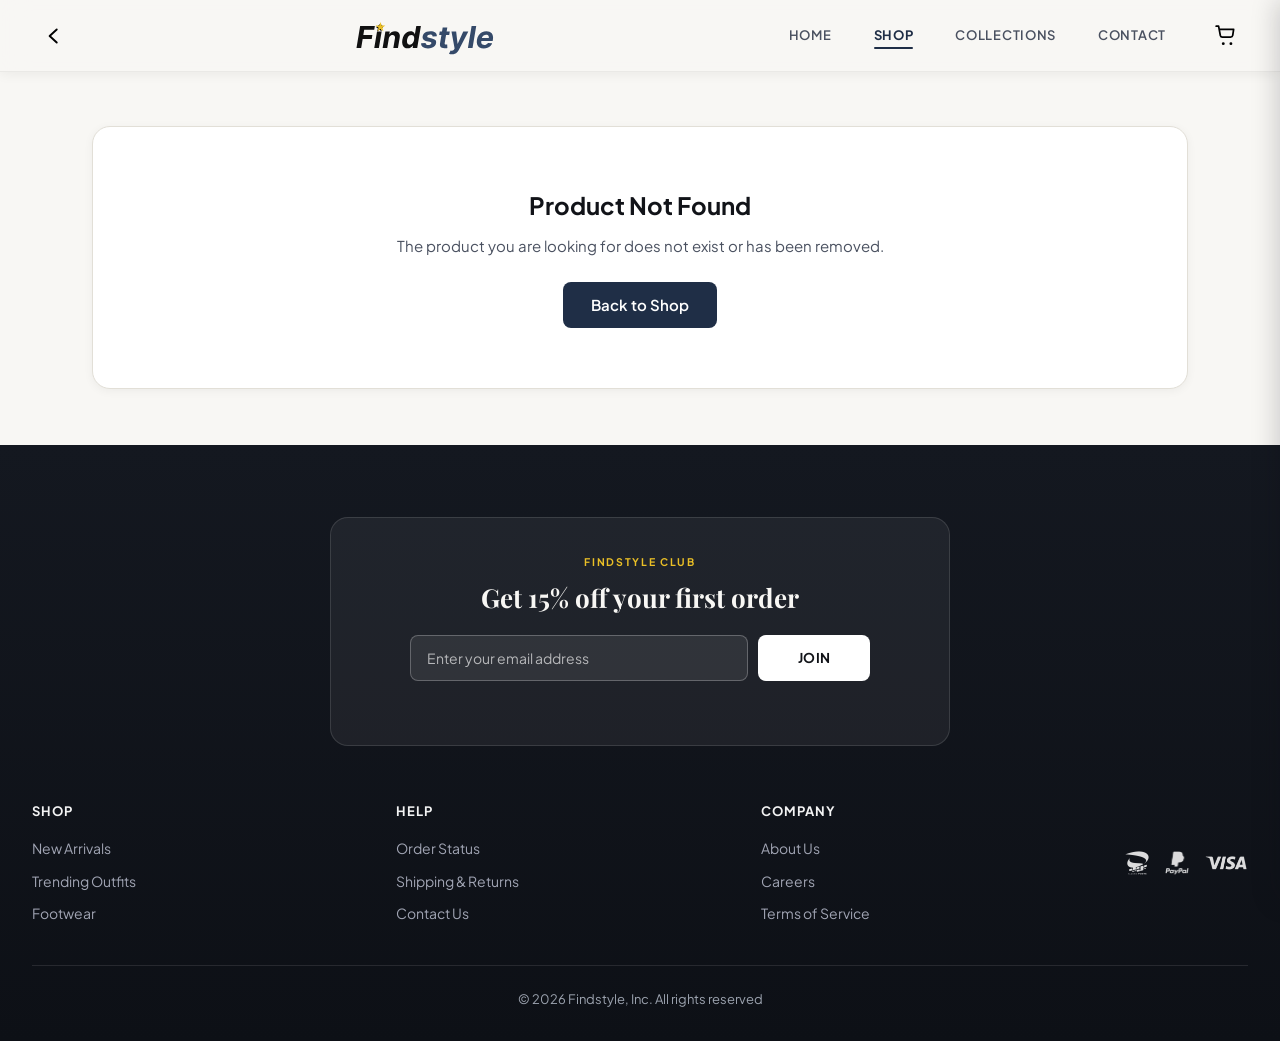
<file: product.html>
<!doctype html>
<html lang="en">
  <head>
    <meta charset="UTF-8" />
    <meta name="viewport" content="width=device-width, initial-scale=1.0" />
    <meta name="description" content="View product specifications, sizing, premium fabric features, and customer reviews on FindStyle. Fast ordering and reliable delivery." />
    <title>Product Details — FindStyle</title>
    <link rel="canonical" href="https://nassim-dev1.github.io/findstyle-ecommerce/product.html" />
    <meta property="og:type" content="product" />
    <meta property="og:site_name" content="FindStyle" />
    <meta property="og:title" content="Product Details — FindStyle" />
    <meta property="og:description" content="View product specifications, sizing, premium fabric features, and customer reviews on FindStyle. Fast ordering and reliable delivery." />
    <meta property="og:url" content="https://nassim-dev1.github.io/findstyle-ecommerce/product.html" />
    <meta property="og:image" content="https://findstyle.pages.dev/img/hero/og-preview.jpg" />
    <meta name="twitter:card" content="summary_large_image" />
    <meta name="twitter:title" content="Product Details — FindStyle" />
    <meta name="twitter:description" content="View product specifications, sizing, premium fabric features, and customer reviews on FindStyle. Fast ordering and reliable delivery." />
    <meta name="twitter:image" content="https://findstyle.pages.dev/img/hero/og-preview.jpg" />
    <link rel="stylesheet" href="style.css" />
    <link rel="icon" href="favicon.svg" type="image/svg+xml" />
    <link rel="preconnect" href="https://fonts.googleapis.com" />
    <link rel="preconnect" href="https://fonts.gstatic.com" crossorigin />
    <link
      href="https://fonts.googleapis.com/css2?family=Playfair+Display:wght@600;700&family=Plus+Jakarta+Sans:wght@400;500;600;700&display=swap"
      rel="stylesheet"
    />
  </head>

  <body class="page-product">
    <a href="#mainContent" class="skip-link">Skip to main content</a>
    <header class="header">
      <div class="header-left">
        <button class="menu-toggle" id="menuToggle" aria-label="Open menu" aria-expanded="false" aria-controls="mobileNav">
          <svg width="22" height="22" viewBox="0 0 22 22" fill="none" aria-hidden="true" focusable="false">
            <rect x="2" y="5.5" width="18" height="1.75" rx="1" fill="currentColor"/>
            <rect x="2" y="10.125" width="18" height="1.75" rx="1" fill="currentColor"/>
            <rect x="2" y="14.75" width="18" height="1.75" rx="1" fill="currentColor"/>
          </svg>
        </button>
        <button class="back-btn" id="backBtn" aria-label="Go back">
          <svg width="22" height="22" viewBox="0 0 22 22" fill="none" aria-hidden="true" focusable="false">
            <path d="M13.5 5L7 11l6.5 6" stroke="currentColor" stroke-width="1.75" stroke-linecap="round" stroke-linejoin="round"/>
          </svg>
        </button>
      </div>
      <a href="index.html" class="logo"><img src="img/general/logo.svg" alt="Findstyle" width="121" height="33" /></a>

      <div class="header-right">
        <nav class="desktop-nav" aria-label="Main Navigation">
          <div class="desktop-nav-links">
            <ul>
              <li><a href="index.html">HOME</a></li>
              <li><a class="active" aria-current="page" href="shop.html">SHOP</a></li>
              <li><a href="collections.html">COLLECTIONS</a></li>
              <li><a href="https://wa.me/213559959122" rel="noopener noreferrer">CONTACT</a></li>
            </ul>
          </div>
        </nav>

        <button class="cart-btn" id="cartBtn" aria-label="Shopping Cart" aria-expanded="false" aria-controls="cartDrawer">
          <svg width="22" height="22" viewBox="0 0 22 22" fill="none" aria-hidden="true" focusable="false">
            <path d="M2 2h2.2l1.6 8.5a2 2 0 0 0 2 1.5h7.4a2 2 0 0 0 1.96-1.6L18 5H5" stroke="currentColor" stroke-width="1.6" stroke-linecap="round" stroke-linejoin="round"/>
            <circle cx="8.5" cy="18" r="1.3" fill="currentColor"/>
            <circle cx="15.5" cy="18" r="1.3" fill="currentColor"/>
          </svg>
          <span class="cart-count" id="cartCount">0</span>
        </button>
      </div>
    </header>

    <nav class="mobile-nav" id="mobileNav" aria-label="Mobile Navigation">
      <div class="mobile-nav-header">
        <img src="img/general/logo.svg" alt="FindStyle" width="121" height="33" class="mobile-nav-logo" />
        <button class="nav-close" id="navClose" aria-label="Close menu">
          <img src="img/icons/close.png" alt="Close menu" width="96" height="96" />
        </button>
      </div>
      <ul>
        <li><a href="index.html">HOME</a></li>
        <li><a class="active" href="shop.html">SHOP</a></li>
        <li><a href="collections.html">COLLECTIONS</a></li>
        <li><a href="https://wa.me/213559959122" rel="noopener noreferrer">CONTACT</a></li>
      </ul>
      <div class="mobile-nav-footer">
        <p class="mobile-nav-tagline">Modern Menswear &amp; Curated Looks</p>
      </div>
    </nav>
    <div class="nav-overlay" id="navOverlay"></div>

    <main id="mainContent" tabindex="-1">

    <nav class="pdp-breadcrumb" id="pdpBreadcrumb" aria-label="Breadcrumb"></nav>
    <section class="desk-product">
      <section class="desk-product-p1">
        <div class="pdp-gallery">
          <div class="gallery-track" id="galleryTrack"></div>
          <div class="gallery-dots" id="galleryDots"></div>
          <button class="wishlist-btn wishlist-btn-pdp" aria-label="Add to wishlist" aria-pressed="false">
            <svg width="19" height="19" viewBox="0 0 24 24" fill="none" aria-hidden="true" focusable="false"><path d="M12 21.35l-1.45-1.32C5.4 15.36 2 12.28 2 8.5 2 5.42 4.42 3 7.5 3c1.74 0 3.41.81 4.5 2.09C13.09 3.81 14.76 3 16.5 3 19.58 3 22 5.42 22 8.5c0 3.78-3.4 6.86-8.55 11.54L12 21.35z" stroke="currentColor" stroke-width="1.8" stroke-linecap="round" stroke-linejoin="round"/></svg>
          </button>
        </div>
      </section>

      <section class="desk-product-p2">
        <div class="product-info">
          <h1></h1>
          <div class="price-block">
            <span class="price-now"></span>
            <s class="price-was"></s>
          </div>
          <div class="rating">
            <span class="stars" aria-hidden="true">★★★★★</span>
            <span class="rating-count"></span>
          </div>
        </div>
        <div class="product-details">
          <h3>More Details:</h3>
          <p class="short-desc"></p>
          <ul class="features-list"></ul>
        </div>

        <div class="size-selector">
          <label for="sizeSelect">Size: <span class="selected-size-value" id="selectedSizeValue"></span></label>
          <select name="size" id="sizeSelect"></select>
        </div>

        <div class="addTo-cart">
          <button class="addCart-btn" id="addToCartBtn">ADD TO CART</button>
        </div>
        <p class="pdp-trust-note">Free shipping over $60 &middot; 30-day returns &middot; Instant WhatsApp checkout</p>
      </section>
    </section>

    <section class="related-products">
      <h2>RELATED PRODUCTS</h2>
      <div class="related-grid"></div>
    </section>
    </main>

    <footer class="site-footer">
      <div class="newsletter">
        <span class="newsletter-eyebrow">FindStyle Club</span>
        <h2>Get 15% off your first order</h2>
        <form class="newsletter-form" novalidate>
          <input type="email" aria-label="Email address for 15% off first order" placeholder="Enter your email address" required />
          <button type="submit">JOIN</button>
        </form>
        <p class="newsletter-feedback" role="status" aria-live="polite"></p>
      </div>
      <div class="footer-links">
        <div class="footer-col">
          <h3>SHOP</h3>
          <ul>
            <li><a href="shop.html?category=all">New Arrivals</a></li>
            <li><a href="collections.html">Trending Outfits</a></li>
            <li><a href="shop.html?category=shoes">Footwear</a></li>
          </ul>
        </div>
        <div class="footer-col">
          <h3>HELP</h3>
          <ul>
            <li><a href="https://wa.me/213559959122" target="_blank" rel="noopener noreferrer">Order Status</a></li>
            <li><button type="button" class="footer-link-soon" data-label="Shipping &amp; Returns">Shipping &amp; Returns</button></li>
            <li><a href="https://wa.me/213559959122" target="_blank" rel="noopener noreferrer">Contact Us</a></li>
          </ul>
        </div>
        <div class="footer-col desktop-footer-col">
          <h3>COMPANY</h3>
          <ul>
            <li><a href="https://wa.me/213559959122" target="_blank" rel="noopener noreferrer">About Us</a></li>
            <li><button type="button" class="footer-link-soon" data-label="Careers">Careers</button></li>
            <li><a href="https://wa.me/213559959122" target="_blank" rel="noopener noreferrer">Terms of Service</a></li>
          </ul>
        </div>
        <div class="desktop-payment">
          <img src="img/general/baridimob.png" alt="BaridiMob" class="baridimob" width="96" height="96" loading="lazy" decoding="async">
          <img src="img/general/paypal.png" alt="PayPal" class="paypal" width="97" height="96" loading="lazy" decoding="async">
          <img src="img/general/visa.png" alt="Visa" class="visa" width="171" height="96" loading="lazy" decoding="async">
        </div>
      </div>
      <div class="footer-foot">
        <p class="footer-copyright">
          &copy; 2026 Findstyle, Inc. All rights reserved
        </p>
      </div>
    </footer>

    <div class="cart-overlay" id="cartOverlay"></div>

    <div class="cart-drawer" id="cartDrawer">
      <div class="cart-drawer-header">
        <h3>Your Cart</h3>
        <button class="cart-drawer-close" id="cartDrawerClose" aria-label="Close cart">&times;</button>
      </div>
      <div class="cart-items" id="cartItems"></div>
      <div class="cart-footer">
        <div class="cart-total">
          <span>Total:</span>
          <span id="cartTotal">$0</span>
        </div>
        <div class="cart-footer-actions">
          <button type="button" class="btn-clear-cart" id="clearCartBtn">Clear Cart</button>
          <a
            href="https://wa.me/213559959122"
            class="btn-checkout"
            id="checkoutBtn"
            target="_blank"
            rel="noopener noreferrer"
            >Order via WhatsApp</a
          >
        </div>
      </div>
    </div>

    <script src="products.js" defer></script>
    <script src="script.js" defer></script>
  </body>
</html>
</file>
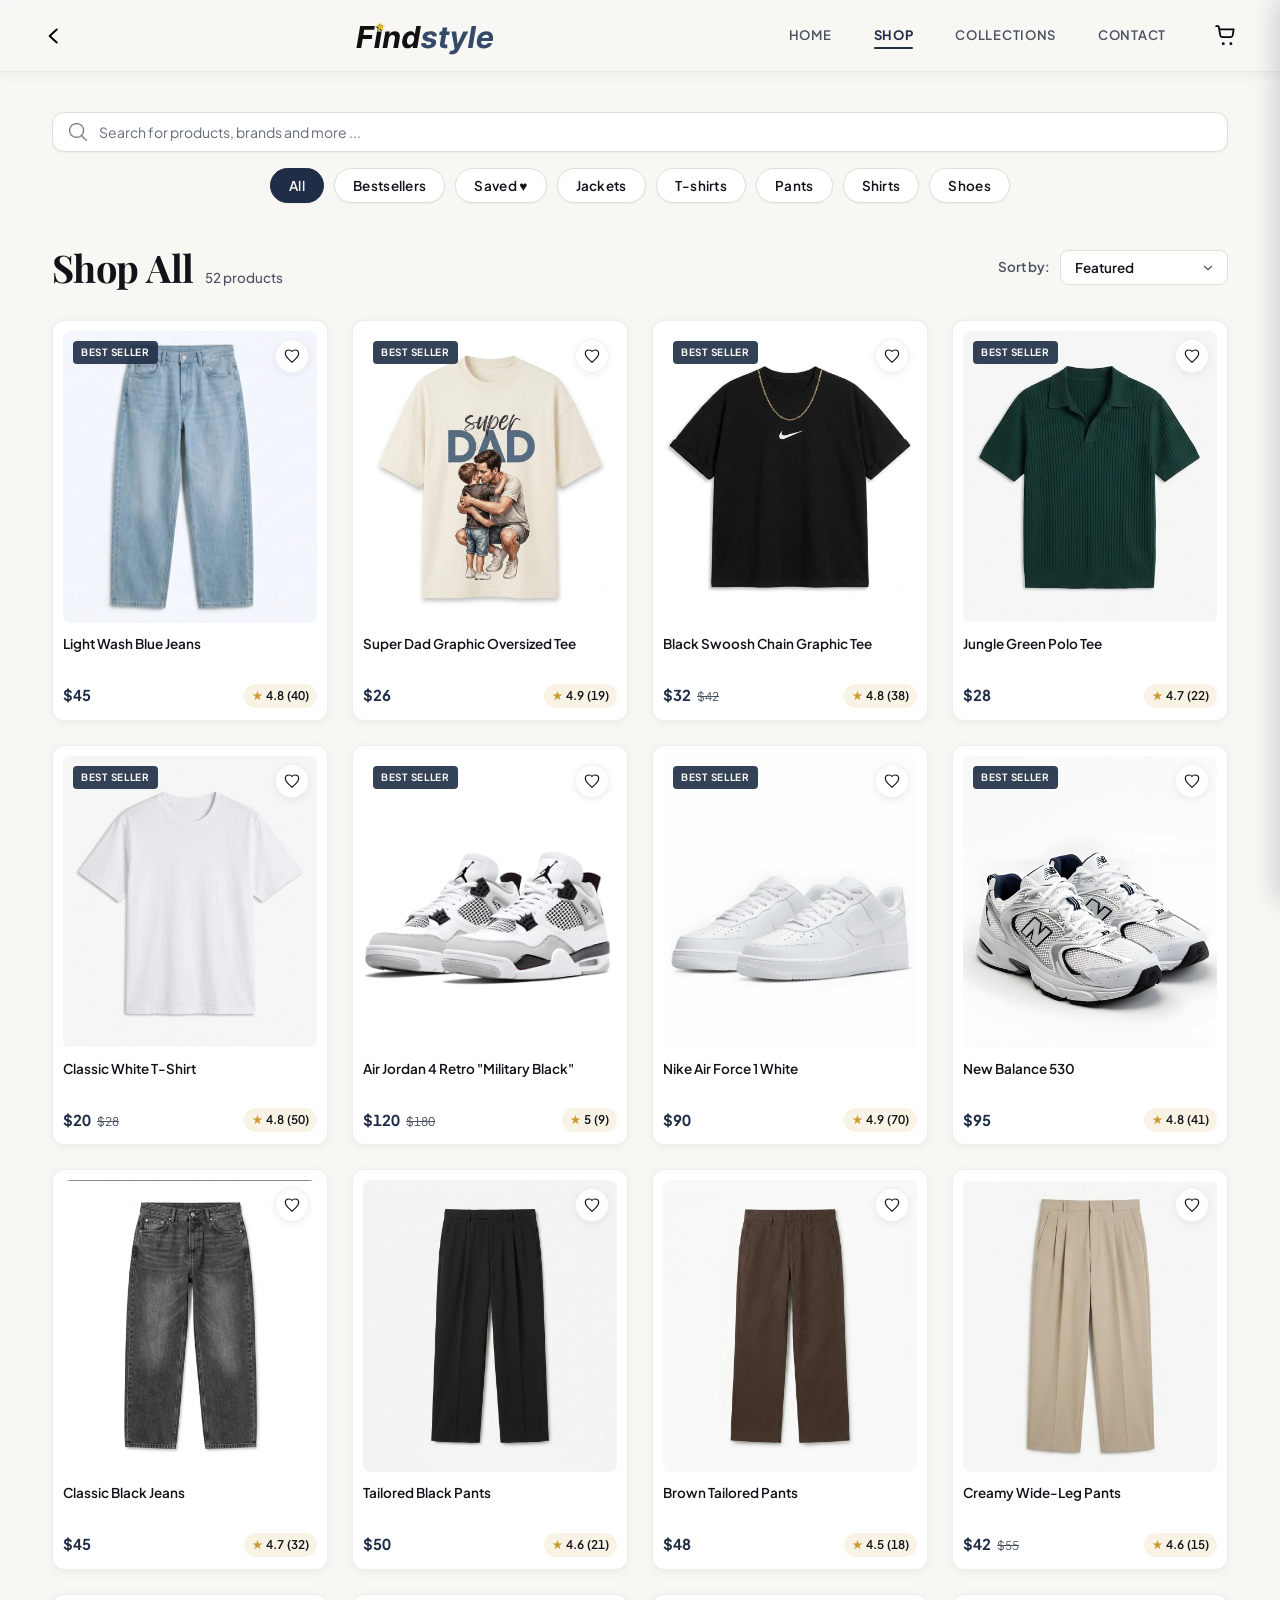
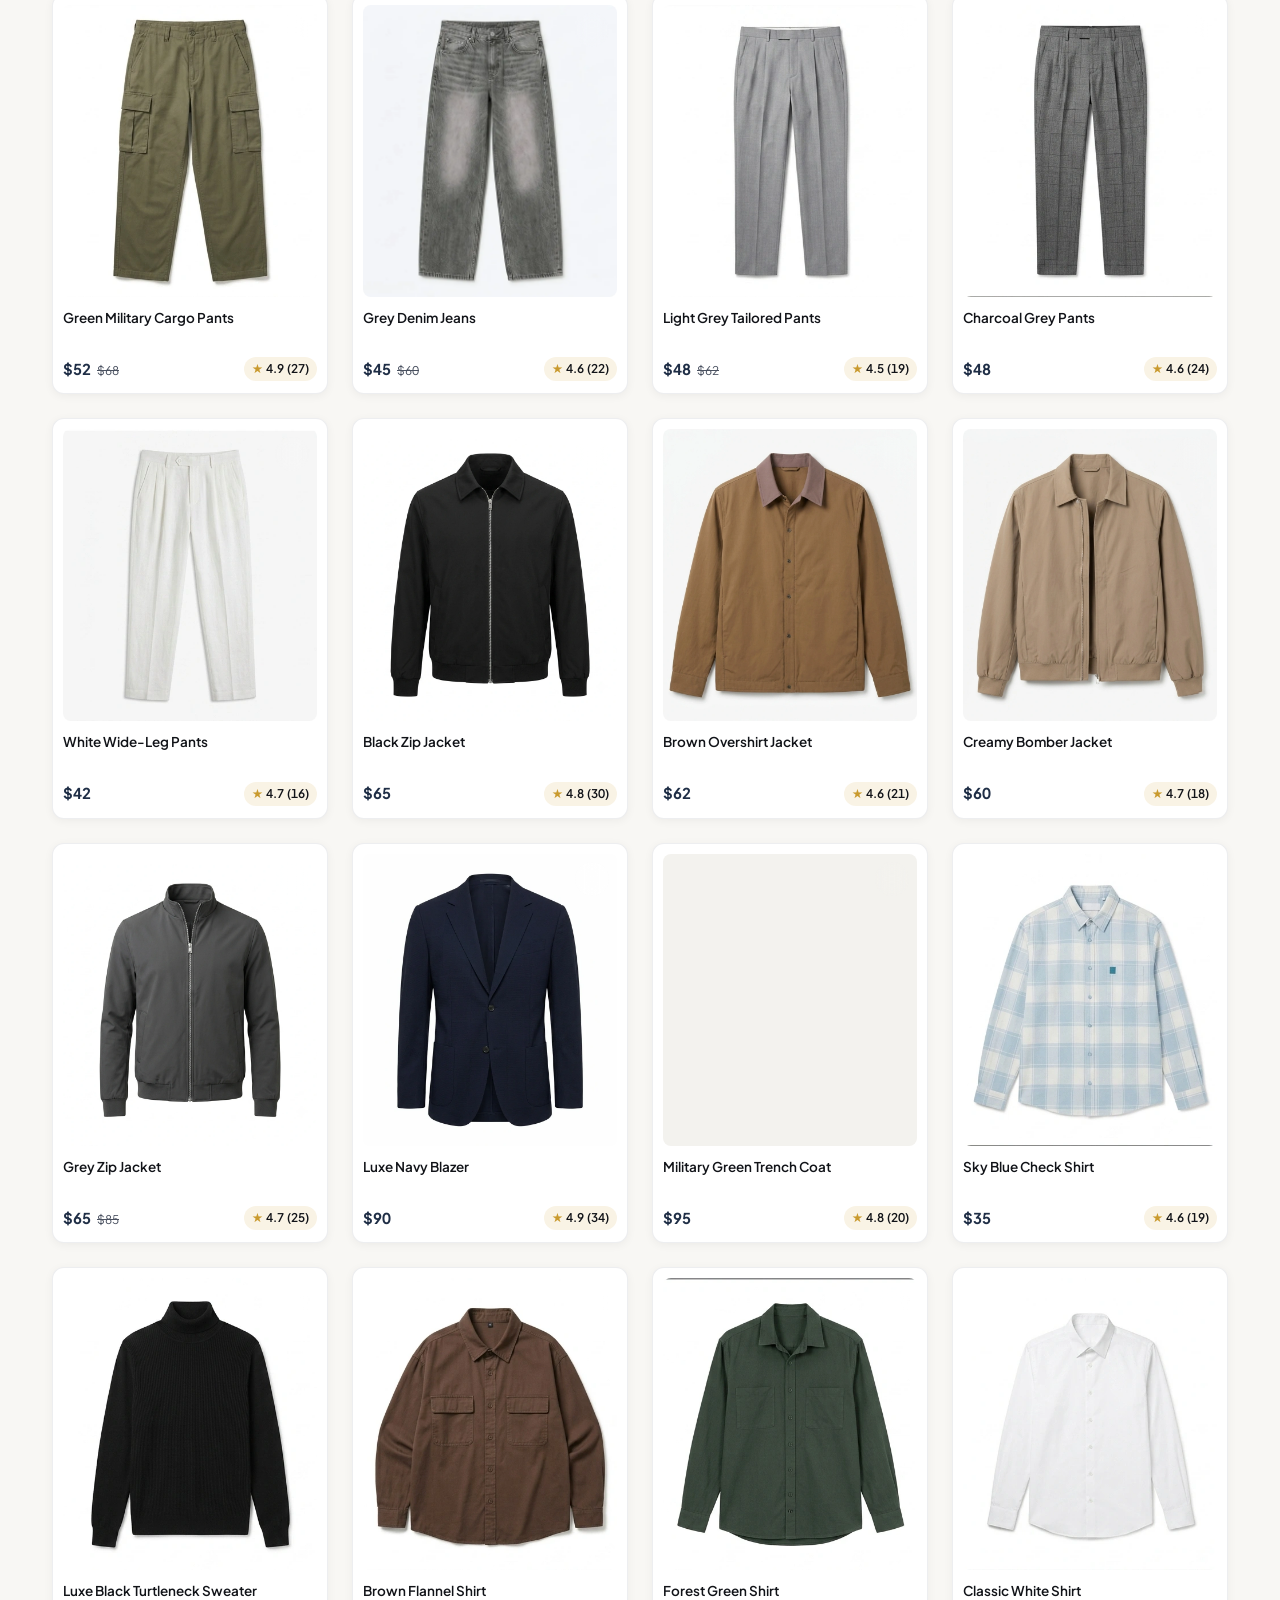
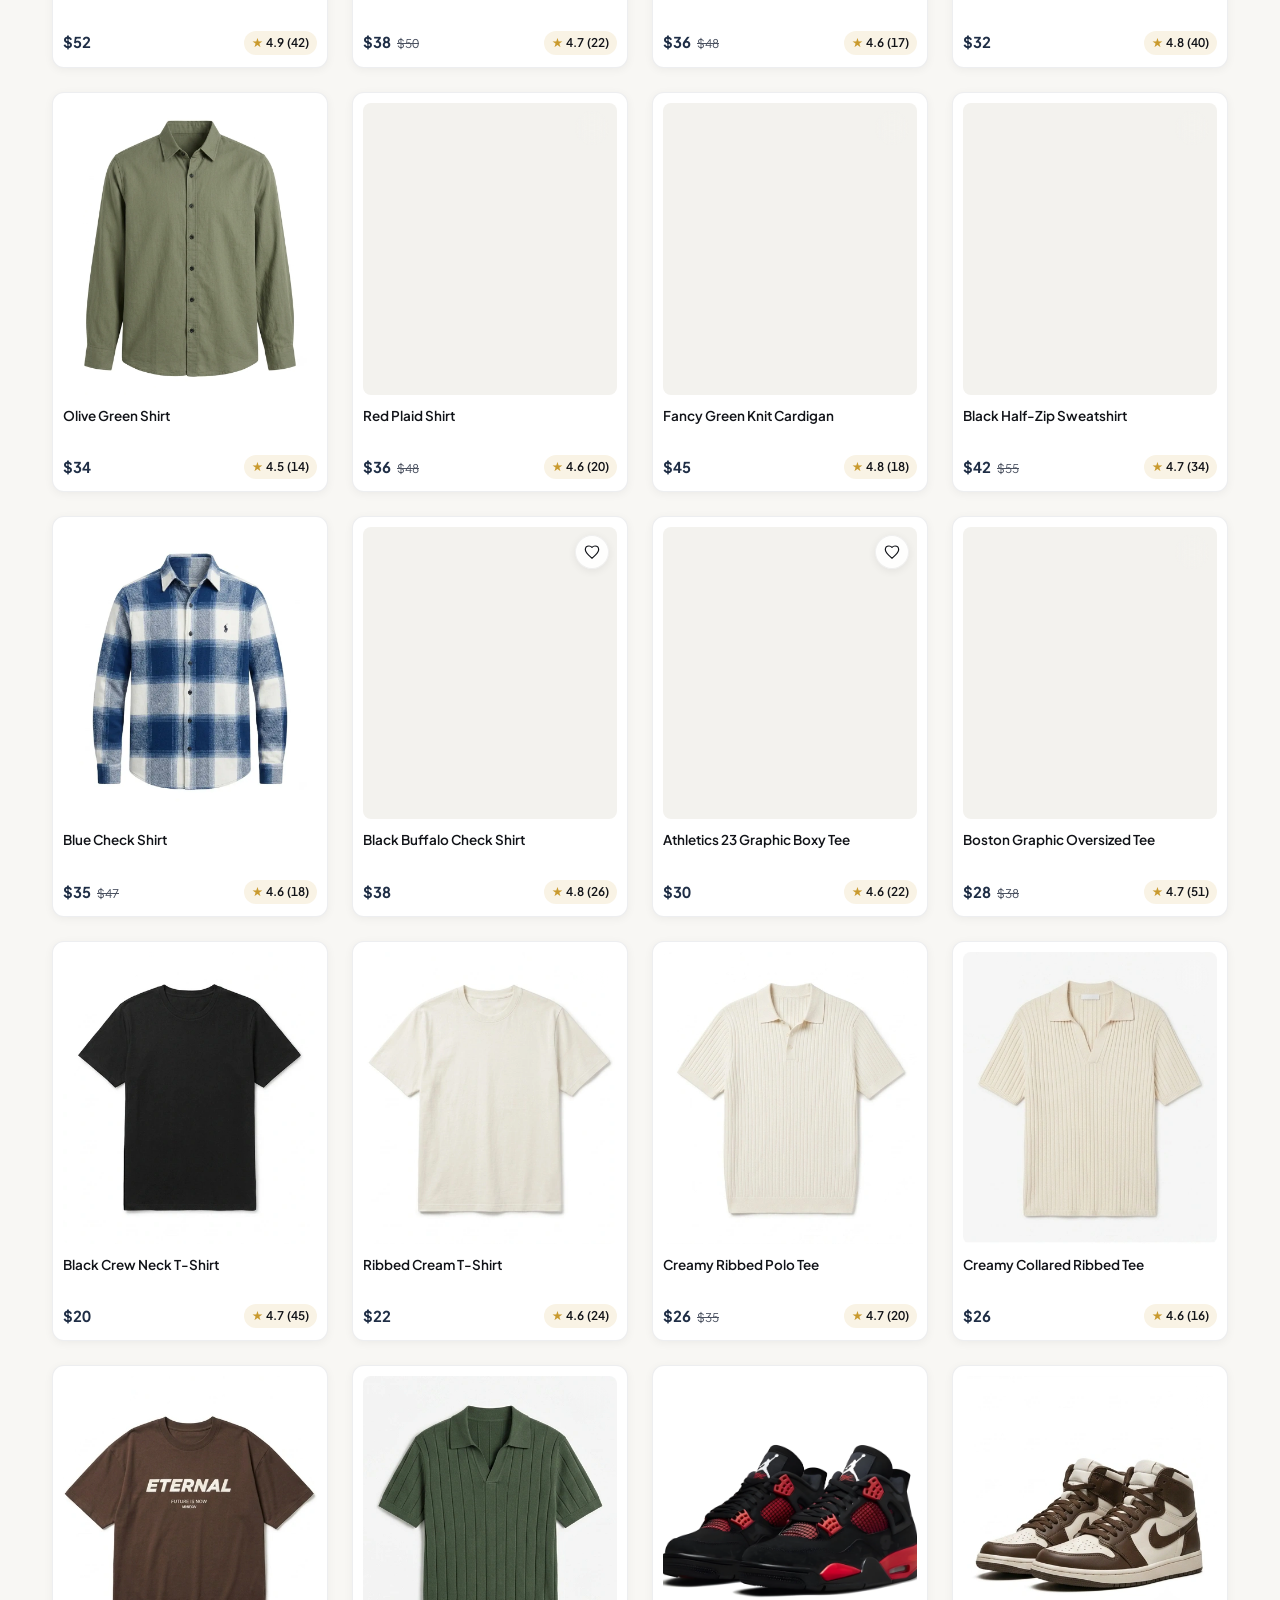
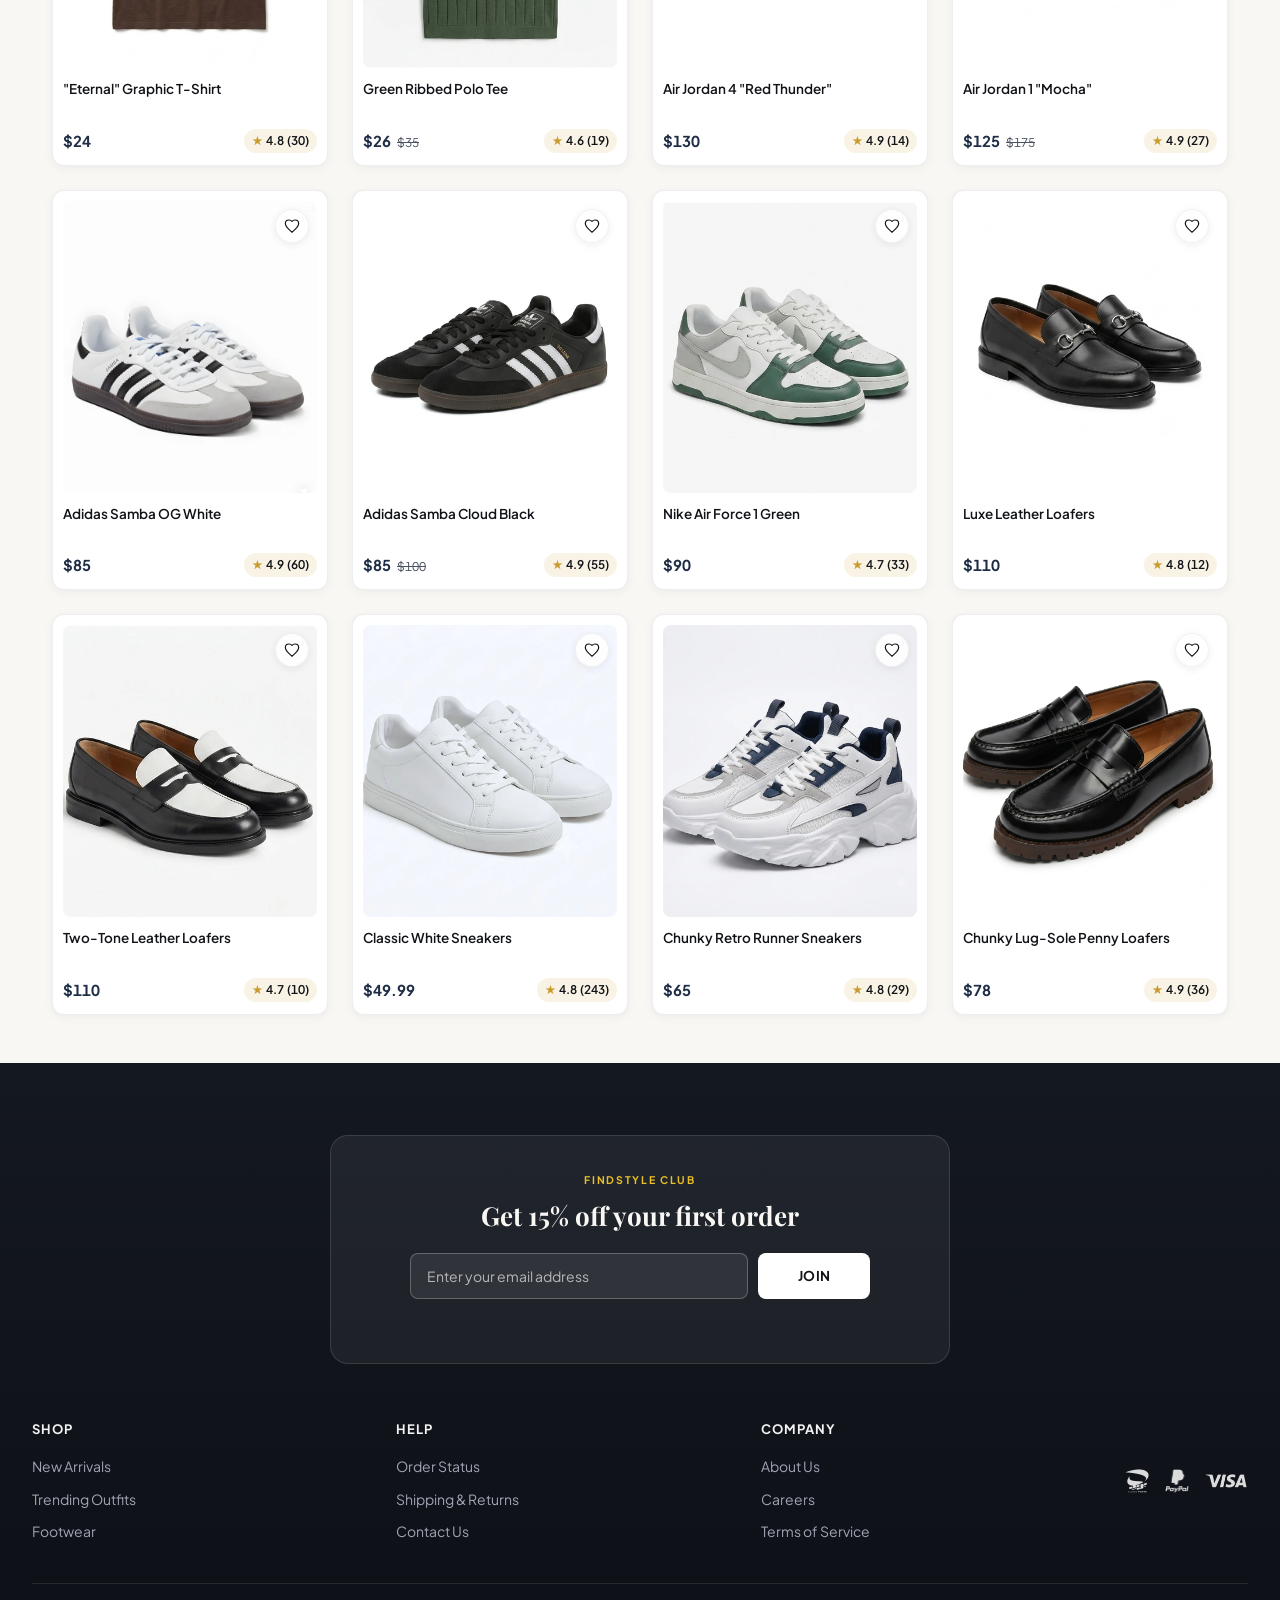
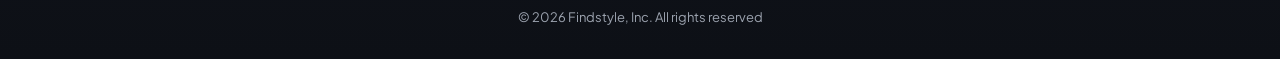
<file: shop.html>
<!doctype html>
<html lang="en">
  <head>
    <meta charset="UTF-8" />
    <meta name="viewport" content="width=device-width, initial-scale=1.0" />
    <meta name="description" content="Browse the complete FindStyle collection. High-quality jeans, tailored trousers, jackets, shirts, and footwear built for everyday comfort and style." />
    <title>Shop All Products — FindStyle</title>
    <link rel="canonical" href="https://nassim-dev1.github.io/findstyle-ecommerce/shop.html" />
    <meta property="og:type" content="website" />
    <meta property="og:site_name" content="FindStyle" />
    <meta property="og:title" content="Shop All Products — FindStyle" />
    <meta property="og:description" content="Browse the complete FindStyle collection. High-quality jeans, tailored trousers, jackets, shirts, and footwear built for everyday comfort and style." />
    <meta property="og:url" content="https://nassim-dev1.github.io/findstyle-ecommerce/shop.html" />
    <meta property="og:image" content="https://findstyle.pages.dev/img/hero/og-preview.jpg" />
    <meta name="twitter:card" content="summary_large_image" />
    <meta name="twitter:title" content="Shop All Products — FindStyle" />
    <meta name="twitter:description" content="Browse the complete FindStyle collection. High-quality jeans, tailored trousers, jackets, shirts, and footwear built for everyday comfort and style." />
    <meta name="twitter:image" content="https://findstyle.pages.dev/img/hero/og-preview.jpg" />
    <link rel="stylesheet" href="style.css" />
    <link rel="icon" href="favicon.svg" type="image/svg+xml" />
    <link rel="preconnect" href="https://fonts.googleapis.com" />
    <link rel="preconnect" href="https://fonts.gstatic.com" crossorigin />
    <link
      href="https://fonts.googleapis.com/css2?family=Playfair+Display:wght@600;700&family=Plus+Jakarta+Sans:wght@400;500;600;700&display=swap"
      rel="stylesheet"
    />
  </head>

  <body class="page-shop">
    <a href="#mainContent" class="skip-link">Skip to main content</a>
    <header class="header">
      <div class="header-left">
        <button class="menu-toggle" id="menuToggle" aria-label="Open menu" aria-expanded="false" aria-controls="mobileNav">
          <svg width="22" height="22" viewBox="0 0 22 22" fill="none" aria-hidden="true" focusable="false">
            <rect x="2" y="5.5" width="18" height="1.75" rx="1" fill="currentColor"/>
            <rect x="2" y="10.125" width="18" height="1.75" rx="1" fill="currentColor"/>
            <rect x="2" y="14.75" width="18" height="1.75" rx="1" fill="currentColor"/>
          </svg>
        </button>
        <button class="back-btn" id="backBtn" aria-label="Go back">
          <svg width="22" height="22" viewBox="0 0 22 22" fill="none" aria-hidden="true" focusable="false">
            <path d="M13.5 5L7 11l6.5 6" stroke="currentColor" stroke-width="1.75" stroke-linecap="round" stroke-linejoin="round"/>
          </svg>
        </button>
      </div>
      <a href="index.html" class="logo"><img src="img/general/logo.svg" alt="Findstyle" width="121" height="33" /></a>

      <div class="header-right">
        <nav class="desktop-nav" aria-label="Main Navigation">
          <div class="desktop-nav-links">
            <ul>
              <li><a href="index.html">HOME</a></li>
              <li><a class="active" aria-current="page" href="shop.html">SHOP</a></li>
              <li><a href="collections.html">COLLECTIONS</a></li>
              <li><a href="https://wa.me/213559959122" rel="noopener noreferrer">CONTACT</a></li>
            </ul>
          </div>
        </nav>

        <button class="cart-btn" id="cartBtn" aria-label="Shopping Cart" aria-expanded="false" aria-controls="cartDrawer">
          <svg width="22" height="22" viewBox="0 0 22 22" fill="none" aria-hidden="true" focusable="false">
            <path d="M2 2h2.2l1.6 8.5a2 2 0 0 0 2 1.5h7.4a2 2 0 0 0 1.96-1.6L18 5H5" stroke="currentColor" stroke-width="1.6" stroke-linecap="round" stroke-linejoin="round"/>
            <circle cx="8.5" cy="18" r="1.3" fill="currentColor"/>
            <circle cx="15.5" cy="18" r="1.3" fill="currentColor"/>
          </svg>
          <span class="cart-count" id="cartCount">0</span>
        </button>
      </div>
    </header>

    <nav class="mobile-nav" id="mobileNav" aria-label="Mobile Navigation">
      <div class="mobile-nav-header">
        <img src="img/general/logo.svg" alt="FindStyle" width="121" height="33" class="mobile-nav-logo" />
        <button class="nav-close" id="navClose" aria-label="Close menu">
          <img src="img/icons/close.png" alt="Close menu" width="96" height="96" />
        </button>
      </div>
      <ul>
        <li><a href="index.html">HOME</a></li>
        <li><a class="active" href="shop.html">SHOP</a></li>
        <li><a href="collections.html">COLLECTIONS</a></li>
        <li><a href="https://wa.me/213559959122">CONTACT</a></li>
      </ul>
      <div class="mobile-nav-footer">
        <p class="mobile-nav-tagline">Modern Menswear &amp; Curated Looks</p>
      </div>
    </nav>
    <div class="nav-overlay" id="navOverlay"></div>

    <main id="mainContent" tabindex="-1">

    <section class="search-bar search-bar-col">
      <img
        src="img/icons/search-interface-symbol.png"
        class="search-icon"
        alt="Search" width="96" height="96" />
      <input
        type="search" aria-label="Search for products, brands and more"
        placeholder="Search for products, brands and more ..."
      />
      <button class="filter-btn" id="filterBtn" aria-label="Filter">
        <img src="img/icons/slideBar.png" class="filter-icon" alt="Filter" width="96" height="96" />
      </button>
      <div class="filter-dropdown" id="filterDropdown">
        <ul>
          <li><button type="button" class="filter-option" data-category="all">All</button></li>
          <li><button type="button" class="filter-option" data-category="bestsellers">Bestsellers</button></li>
          <li><button type="button" class="filter-option" data-category="saved">Saved &#9829;</button></li>
          <li><button type="button" class="filter-option" data-category="shoes">Shoes</button></li>
          <li><button type="button" class="filter-option" data-category="pants">Pants</button></li>
          <li><button type="button" class="filter-option" data-category="jackets">Jackets</button></li>
          <li><button type="button" class="filter-option" data-category="T-shirts">T-shirts</button></li>
          <li><button type="button" class="filter-option" data-category="shirts">Shirts</button></li>
        </ul>
      </div>
    </section>

    <section class="desk-search-div desk-search-div-col">
      <div class="search-bar">
        <img
          src="img/icons/search-interface-symbol.png"
          class="search-icon"
          alt="Search" width="96" height="96" />
        <input
          type="search" aria-label="Search for products, brands and more"
          placeholder="Search for products, brands and more ..."
        />
      </div>

      <div class="desk-catego">
        <button type="button" class="filter-option" data-category="all">All</button>
        <button type="button" class="filter-option" data-category="bestsellers">Bestsellers</button>
        <button type="button" class="filter-option" data-category="saved">Saved &#9829;</button>
        <button type="button" class="filter-option" data-category="jackets">Jackets</button>
        <button type="button" class="filter-option" data-category="T-shirts">T-shirts</button>
        <button type="button" class="filter-option" data-category="pants">Pants</button>
        <button type="button" class="filter-option" data-category="shirts">Shirts</button>
        <button type="button" class="filter-option" data-category="shoes">Shoes</button>
      </div>
    </section>

    <div class="shop-toolbar">
      <div class="shop-heading-group">
        <h1 class="shop-title" id="shopTitle">Shop</h1>
        <span class="shop-result-count" id="shopResultCount" aria-live="polite"></span>
      </div>
      <div class="shop-sort">
        <label for="shopSort">Sort by:</label>
        <select id="shopSort" name="sort">
          <option value="featured">Featured</option>
          <option value="price-asc">Price: Low to High</option>
          <option value="price-desc">Price: High to Low</option>
          <option value="rating-desc">Top Rated</option>
        </select>
      </div>
    </div>

    <div class="shop-grid" id="shopGrid">
      <!-- filled dynamically by JS -->
    </div>
    </main>

    <footer class="site-footer">
      <div class="newsletter">
        <span class="newsletter-eyebrow">FindStyle Club</span>
        <h2>Get 15% off your first order</h2>
        <form class="newsletter-form" novalidate>
          <input type="email" aria-label="Email address for 15% off first order" placeholder="Enter your email address" required />
          <button type="submit">JOIN</button>
        </form>
        <p class="newsletter-feedback" role="status" aria-live="polite"></p>
      </div>
      <div class="footer-links">
        <div class="footer-col">
          <h3>SHOP</h3>
          <ul>
            <li><a href="shop.html?category=all">New Arrivals</a></li>
            <li><a href="collections.html">Trending Outfits</a></li>
            <li><a href="shop.html?category=shoes">Footwear</a></li>
          </ul>
        </div>
        <div class="footer-col">
          <h3>HELP</h3>
          <ul>
            <li><a href="https://wa.me/213559959122" target="_blank" rel="noopener noreferrer">Order Status</a></li>
            <li><button type="button" class="footer-link-soon" data-label="Shipping &amp; Returns">Shipping &amp; Returns</button></li>
            <li><a href="https://wa.me/213559959122" target="_blank" rel="noopener noreferrer">Contact Us</a></li>
          </ul>
        </div>
        <div class="footer-col desktop-footer-col">
          <h3>COMPANY</h3>
          <ul>
            <li><a href="https://wa.me/213559959122" target="_blank" rel="noopener noreferrer">About Us</a></li>
            <li><button type="button" class="footer-link-soon" data-label="Careers">Careers</button></li>
            <li><a href="https://wa.me/213559959122" target="_blank" rel="noopener noreferrer">Terms of Service</a></li>
          </ul>
        </div>
        <div class="desktop-payment">
          <img src="img/general/baridimob.png" alt="BaridiMob" class="baridimob" width="96" height="96" loading="lazy" decoding="async">
          <img src="img/general/paypal.png" alt="PayPal" class="paypal" width="97" height="96" loading="lazy" decoding="async">
          <img src="img/general/visa.png" alt="Visa" class="visa" width="171" height="96" loading="lazy" decoding="async">
        </div>
      </div>
      <div class="footer-foot">
        <p class="footer-copyright">
          &copy; 2026 Findstyle, Inc. All rights reserved
        </p>
      </div>
    </footer>

    <div class="cart-overlay" id="cartOverlay"></div>

    <div class="cart-drawer" id="cartDrawer">
      <div class="cart-drawer-header">
        <h3>Your Cart</h3>
        <button class="cart-drawer-close" id="cartDrawerClose" aria-label="Close cart">&times;</button>
      </div>
      <div class="cart-items" id="cartItems">
        <!-- filled dynamically by JS -->
      </div>
      <div class="cart-footer">
        <div class="cart-total">
          <span>Total:</span>
          <span id="cartTotal">$0</span>
        </div>
        <div class="cart-footer-actions">
          <button type="button" class="btn-clear-cart" id="clearCartBtn">Clear Cart</button>
          <a
            href="https://wa.me/213559959122"
            class="btn-checkout"
            id="checkoutBtn"
            target="_blank"
            rel="noopener noreferrer"
            >Order via WhatsApp</a
          >
        </div>
      </div>
    </div>

    <script src="products.js" defer></script>
    <script src="script.js" defer></script>
  </body>
</html>
</file>
<file: style.css>
/* ==========================================================================
   FindStyle E-Commerce — Design System & Master Stylesheet
   Stage 2 Refactoring: Tokenized, Deduplicated, Accessible & Responsive
   ========================================================================== */

/* --------------------------------------------------------------------------
   1. Design Tokens (CSS Custom Properties)
   -------------------------------------------------------------------------- */
:root {
  /* Brand Palette — Tailored Slate-Navy, Warm Alabaster & Burnished Gold */
  --color-primary: #1F2E46;
  --color-primary-hover: #162235;
  --color-primary-light: #354A69;
  --color-primary-glow: rgba(31, 46, 70, 0.10);
  --color-secondary: #354A69;
  --color-accent: #C99A2E;
  --color-accent-bright: #EABF26;

  --color-accent-classic: #1F2E46;
  --color-accent-casual: #4F5D50;

  /* Neutrals & Surfaces */
  --color-bg-body: #F8F7F4;
  --color-bg-surface: #FFFFFF;
  --color-bg-card: #F3F2EE;
  --color-bg-subtle: #ECEAE4;
  --color-bg-muted: #E6E4DD;
  --color-bg-header: rgba(248, 247, 244, 0.90);
  --color-bg-dark: #141820;
  --color-bg-dark-deep: #0D1016;

  /* Borders */
  --color-border: #E2DFD7;
  --color-border-hover: #C8C3B8;
  --color-border-dark: #ABA598;
  --color-border-card: #E6E3DC;

  /* Typography */
  --font-hero: 'Cormorant Garamond', 'Playfair Display', Georgia, serif;
  --font-display: 'Playfair Display', Georgia, 'Times New Roman', serif;
  --font-sans: 'Plus Jakarta Sans', -apple-system, BlinkMacSystemFont, 'Segoe UI', Roboto, Oxygen, Ubuntu, Cantarell, sans-serif;
  --color-text-main: #111318;
  --color-text-muted: #4A5160;
  /* WCAG AA/AAA: 7.5:1 on alabaster/white */
  --color-text-light: #646B7A;
  /* WCAG AA: 4.8:1+ on alabaster/white */
  --color-text-inverse: #F8F7F4;

  /* Spacing & Radii */
  --header-height: clamp(64px, 6vw, 72px);
  --page-top-offset: clamp(92px, 9vw, 112px);
  --radius-xs: 4px;
  --radius-sm: 8px;
  --radius-md: 12px;
  --radius-lg: 18px;
  --radius-xl: 24px;
  --radius-pill: 9999px;

  /* Shadows */
  --shadow-xs: 0 1px 2px rgba(17, 19, 24, 0.05);
  --shadow-sm: 0 2px 8px rgba(17, 19, 24, 0.07);
  --shadow-lg: 0 12px 32px rgba(17, 19, 24, 0.15);
  --shadow-card: 0 2px 10px rgba(17, 19, 24, 0.05);
  --shadow-card-hover: 0 8px 24px rgba(17, 19, 24, 0.11);
  --shadow-drawer: -4px 0 24px rgba(17, 19, 24, 0.18);
  --shadow-dropdown: 0 8px 24px rgba(17, 19, 24, 0.12);

  /* Semantic Status & Utility Tokens */
  --color-rating: #C99A2E;
  --color-warning: #B45309;
  --color-danger: #B91C1C;
  --color-danger-hover: #991B1B;
  --color-danger-subtle: rgba(185, 28, 28, 0.08);
  --color-success: #15803D;
  --color-info: #1D4ED8;
  --color-whatsapp: #15803D;
  --color-whatsapp-hover: #116631;

  /* Transitions */
  --transition-fast: 0.15s ease;
  --transition-normal: 0.25s ease;
  --transition-smooth: 0.35s cubic-bezier(0.16, 1, 0.3, 1);
}


/* Accessible Focus Indicators (WCAG 2.4.7 & Web Interface Guidelines) */
:focus-visible {
  outline: 2px solid var(--color-primary-light);
  outline-offset: 2px;
}

button:focus-visible,
a:focus-visible,
input:focus-visible,
select:focus-visible {
  outline: 2px solid var(--color-primary-light);
  outline-offset: 2px;
}

:focus:not(:focus-visible) {
  outline: none;
}

.skip-link {
  position: absolute;
  top: -100px;
  left: 16px;
  z-index: 1000;
  padding: 10px 18px;
  background: var(--color-primary);
  color: var(--color-text-inverse);
  font-size: 14px;
  font-weight: 600;
  border-radius: var(--radius-sm);
  box-shadow: var(--shadow-sm);
  transition: top var(--transition-fast);
}

.skip-link:focus-visible {
  top: 12px;
}

/* --------------------------------------------------------------------------
   2. Reset & Base Elements
   -------------------------------------------------------------------------- */
*,
*::before,
*::after {
  box-sizing: border-box;
  margin: 0;
  padding: 0;
}

html {
  max-width: 100%;
  overflow-x: clip;
  scroll-behavior: smooth;
  -webkit-text-size-adjust: 100%;
}

main[id],
section[id],
h1,
h2 {
  scroll-margin-top: calc(var(--header-height) + 16px);
}

body {
  font-family: var(--font-sans);
  font-size: 15px;
  line-height: 1.5;
  color: var(--color-text-main);
  background-color: var(--color-bg-body);
  display: flex;
  flex-direction: column;
  min-height: 100vh;
  max-width: 100%;
  -webkit-font-smoothing: antialiased;
  -moz-osx-font-smoothing: grayscale;
}

a {
  text-decoration: none;
  color: inherit;
  transition: color var(--transition-fast);
}

button {
  font-family: inherit;
  cursor: pointer;
  border: none;
  background: none;
}

img {
  max-width: 100%;
  height: auto;
  display: block;
}

input,
select,
textarea {
  font-family: inherit;
  font-size: inherit;
}

/* --------------------------------------------------------------------------
   3. Header & Global Navigation
   -------------------------------------------------------------------------- */
.header {
  position: fixed;
  top: 0;
  left: 0;
  width: 100%;
  min-height: var(--header-height);
  z-index: 100;
  display: grid;
  grid-template-columns: 1fr auto 1fr;
  align-items: center;
  background-color: var(--color-bg-header);
  backdrop-filter: blur(14px);
  -webkit-backdrop-filter: blur(14px);
  padding: clamp(8px, 1.5vw, 12px) clamp(16px, 3.5vw, 32px);
  box-shadow: 0 2px 12px rgba(17, 18, 22, 0.06);
  border-bottom: 1px solid rgba(24, 25, 31, 0.06);
  transition: background-color 0.28s ease, box-shadow 0.28s ease, border-color 0.28s ease;
}

.header-left {
  display: flex;
  align-items: center;
  gap: 4px;
  justify-self: start;
}

.header .logo {
  justify-self: center;
}

.header-right {
  display: flex;
  align-items: center;
  gap: clamp(12px, 2vw, 24px);
  justify-self: end;
}

/* Transparent scroll-aware header over Home hero */
.page-home .header:not(.is-scrolled) {
  background-color: transparent;
  background-image: linear-gradient(180deg, rgba(11, 12, 16, 0.42) 0%, rgba(11, 12, 16, 0) 100%);
  backdrop-filter: none;
  -webkit-backdrop-filter: none;
  box-shadow: none;
  border-bottom-color: transparent;
}

.page-home .header:not(.is-scrolled) .menu-toggle,
.page-home .header:not(.is-scrolled) .cart-btn {
  color: #ffffff;
}

.page-home .header:not(.is-scrolled) .menu-toggle:hover,
.page-home .header:not(.is-scrolled) .cart-btn:hover {
  background-color: rgba(255, 255, 255, 0.14);
}

.page-home .header:not(.is-scrolled) .logo img {
  filter: brightness(0) invert(1);
}

.page-home .header:not(.is-scrolled) .desktop-nav-links a {
  color: rgba(255, 255, 255, 0.88);
}

.page-home .header:not(.is-scrolled) .desktop-nav-links a:hover,
.page-home .header:not(.is-scrolled) .desktop-nav-links a.active {
  color: #ffffff;
}

.page-home .header:not(.is-scrolled) .desktop-nav-links a::after {
  background-color: #ffffff;
}

.page-home .header:not(.is-scrolled) .menu-toggle:focus-visible,
.page-home .header:not(.is-scrolled) .cart-btn:focus-visible,
.page-home .header:not(.is-scrolled) .logo:focus-visible,
.page-home .header:not(.is-scrolled) .desktop-nav-links a:focus-visible {
  outline-color: #ffffff;
}

.menu-toggle,
.back-btn,
.cart-btn {
  background: none;
  border: none;
  display: inline-flex;
  align-items: center;
  justify-content: center;
  min-width: 44px;
  min-height: 44px;
  padding: 8px;
  border-radius: var(--radius-sm);
  transition: background-color var(--transition-fast), transform var(--transition-fast);
  position: relative;
  touch-action: manipulation;
}

.menu-toggle:hover,
.back-btn:hover,
.cart-btn:hover {
  background-color: rgba(0, 0, 0, 0.05);
}

.menu-toggle:active,
.back-btn:active,
.cart-btn:active {
  transform: scale(0.95);
}

.menu-toggle img,
.back-btn img,
.cart-btn img,
.menu-toggle svg,
.back-btn svg,
.cart-btn svg {
  width: clamp(20px, 2.5vw, 24px);
  height: clamp(20px, 2.5vw, 24px);
  object-fit: contain;
  flex-shrink: 0;
}

.menu-toggle:focus-visible,
.back-btn:focus-visible,
.cart-btn:focus-visible,
.logo:focus-visible,
.desktop-nav-links a:focus-visible {
  outline: 2px solid var(--color-primary);
  outline-offset: 3px;
}

.logo img {
  height: clamp(34px, 4.5vw, 42px);
  width: auto;
  transition: opacity var(--transition-fast);
}

.logo:hover img {
  opacity: 0.85;
}

/* Cart badge counter */
.cart-count {
  position: absolute;
  top: 0px;
  right: -2px;
  background-color: var(--color-primary);
  color: var(--color-text-inverse);
  font-size: 11px;
  font-weight: 700;
  min-width: 18px;
  height: 18px;
  border-radius: var(--radius-pill);
  display: flex;
  align-items: center;
  justify-content: center;
  padding: 0 4px;
  box-shadow: 0 2px 4px rgba(31, 46, 70, 0.28);
}

/* Desktop Navigation */
.desktop-nav {
  display: none;
  align-items: center;
  gap: clamp(24px, 3vw, 40px);
}

.desktop-nav-links ul {
  display: flex;
  align-items: center;
  gap: clamp(6px, 1.4vw, 14px);
  list-style: none;
}

.desktop-nav-links a {
  display: inline-flex;
  align-items: center;
  font-size: 13px;
  font-weight: 600;
  letter-spacing: 0.7px;
  color: var(--color-text-muted);
  position: relative;
  padding: 8px 14px;
  border-radius: var(--radius-pill);
  transition: color var(--transition-fast), background-color var(--transition-fast);
}

.desktop-nav-links a::after {
  content: '';
  position: absolute;
  bottom: 4px;
  left: 14px;
  right: 14px;
  height: 2px;
  background-color: var(--color-primary);
  border-radius: var(--radius-pill);
  transform: scaleX(0);
  transform-origin: center;
  transition: transform 0.25s cubic-bezier(0.16, 1, 0.3, 1);
}

.desktop-nav-links a:hover {
  color: var(--color-primary);
}

.desktop-nav-links a:hover::after {
  transform: scaleX(0.65);
}

.desktop-nav-links a.active {
  color: var(--color-primary);
  font-weight: 700;
}

.desktop-nav-links a.active::after {
  transform: scaleX(1);
}

/* Mobile Drawer Navigation */
.mobile-nav {
  position: fixed;
  top: 0;
  left: 0;
  height: 100%;
  width: clamp(270px, 80vw, 330px);
  background: var(--color-bg-surface);
  transform: translateX(-100%);
  visibility: hidden;
  transition: transform 0.38s cubic-bezier(0.16, 1, 0.3, 1), visibility 0.38s ease;
  z-index: 200;
  padding: 0;
  box-shadow: 6px 0 32px rgba(17, 18, 22, 0.16);
  display: flex;
  flex-direction: column;
  overscroll-behavior: contain;
}

.mobile-nav.is-open {
  transform: translateX(0);
  visibility: visible;
}

.mobile-nav-header {
  display: flex;
  align-items: center;
  justify-content: space-between;
  padding: 14px 16px 14px 20px;
  border-bottom: 1px solid var(--color-border);
  min-height: var(--header-height);
}

.mobile-nav-logo {
  height: 32px;
  width: auto;
}

.mobile-nav ul {
  list-style: none;
  display: flex;
  flex-direction: column;
  gap: 8px;
  padding: 20px 16px;
  margin-top: 0;
  flex: 1;
}

.mobile-nav li {
  opacity: 0;
  transform: translateX(-12px);
  transition: opacity 0.28s ease, transform 0.34s cubic-bezier(0.16, 1, 0.3, 1);
}

.mobile-nav.is-open li {
  opacity: 1;
  transform: translateX(0);
}

.mobile-nav.is-open li:nth-child(1) {
  transition-delay: 0.05s;
}

.mobile-nav.is-open li:nth-child(2) {
  transition-delay: 0.09s;
}

.mobile-nav.is-open li:nth-child(3) {
  transition-delay: 0.13s;
}

.mobile-nav.is-open li:nth-child(4) {
  transition-delay: 0.17s;
}

.mobile-nav li a {
  display: flex;
  align-items: center;
  justify-content: space-between;
  width: 100%;
  min-height: 48px;
  padding: 12px 16px;
  border-radius: var(--radius-md);
  font-size: 16px;
  font-weight: 600;
  color: var(--color-text-main);
  letter-spacing: 0.6px;
  touch-action: manipulation;
  transition: color var(--transition-fast), background-color var(--transition-fast), transform var(--transition-fast);
}

.mobile-nav li a::after {
  content: '›';
  font-size: 20px;
  line-height: 1;
  font-weight: 400;
  color: var(--color-text-light);
  transition: transform var(--transition-fast), color var(--transition-fast);
}

.mobile-nav li a:hover,
.mobile-nav li a:active {
  color: var(--color-primary);
  background-color: var(--color-bg-subtle);
}

.mobile-nav li a:hover::after,
.mobile-nav li a:active::after {
  color: var(--color-primary);
  transform: translateX(3px);
}

.mobile-nav li a:active {
  transform: scale(0.99);
}

.mobile-nav li a.active {
  color: var(--color-primary);
  background-color: var(--color-primary-glow);
  font-weight: 700;
}

.mobile-nav li a.active::after {
  color: var(--color-primary);
}

.mobile-nav-footer {
  padding: 16px 20px 24px;
  border-top: 1px solid var(--color-border);
}

.mobile-nav-tagline {
  font-size: 12.5px;
  font-weight: 500;
  color: var(--color-text-light);
  letter-spacing: 0.2px;
}

.nav-close {
  position: relative;
  min-width: 44px;
  min-height: 44px;
  display: inline-flex;
  align-items: center;
  justify-content: center;
  padding: 8px;
  border-radius: var(--radius-pill);
  touch-action: manipulation;
  transition: background-color var(--transition-fast), transform var(--transition-fast);
}

.nav-close::after {
  content: "";
  position: absolute;
  inset: -4px;
}

.nav-close:hover {
  background-color: var(--color-bg-subtle);
}

.nav-close:active {
  transform: scale(0.94);
}

.nav-close img {
  width: 20px;
  height: 20px;
}

.nav-overlay {
  position: fixed;
  inset: 0;
  background: rgba(0, 0, 0, 0.45);
  opacity: 0;
  pointer-events: none;
  transition: opacity var(--transition-normal);
  z-index: 150;
  backdrop-filter: blur(2px);
}

.nav-overlay.is-visible {
  opacity: 1;
  pointer-events: auto;
}

/* --------------------------------------------------------------------------
   4. Hero Section
   -------------------------------------------------------------------------- */
.hero {
  position: relative;
  height: 100dvh;
  min-height: 540px;
  max-height: 920px;
  overflow: hidden;
  background-color: #0b0c10;
}

.hero::after {
  content: "";
  position: absolute;
  inset: 0;
  pointer-events: none;
  z-index: 2;
  background: linear-gradient(180deg,
      rgba(14, 18, 26, 0.12) 0%,
      transparent 34%,
      rgba(14, 18, 26, 0.62) 68%,
      rgba(14, 18, 26, 0.9) 100%);
}

.hero-track-mobile {
  display: flex;
  width: 100%;
  height: 100%;
}

.hero-slide {
  width: 100%;
  height: 100%;
  background-image: url("img/hero/desktopHero.webp");
  background-size: cover;
  background-position: 82% 20%;
  background-repeat: no-repeat;
  flex-shrink: 0;
}

.hero-content {
  position: absolute;
  bottom: clamp(28px, 5.5vh, 48px);
  left: 0;
  right: 0;
  padding: 0 clamp(22px, 6vw, 32px);
  max-width: 480px;
  z-index: 5;
  display: flex;
  flex-direction: column;
  align-items: flex-start;
  justify-content: center;
  text-align: left;
}

.hero-eyebrow {
  display: inline-flex;
  align-items: center;
  gap: 10px;
  font-family: var(--font-sans);
  font-size: 11px;
  font-weight: 600;
  letter-spacing: 0.22em;
  text-transform: uppercase;
  color: var(--color-accent-bright);
  margin-bottom: 12px;
}

.hero-eyebrow::before {
  content: "";
  width: 24px;
  height: 1px;
  background-color: var(--color-accent-bright);
  opacity: 0.85;
}

.hero-content h1 {
  font-family: var(--font-hero);
  color: var(--color-text-inverse);
  font-size: clamp(38px, 10vw, 52px);
  font-weight: 500;
  font-style: normal;
  line-height: 1.02;
  letter-spacing: -0.02em;
  margin-bottom: 14px;
  text-shadow: 0 2px 18px rgba(10, 14, 22, 0.35);
}

.hero-line-accent {
  display: block;
  font-style: italic;
  font-weight: 500;
  color: rgba(248, 247, 244, 0.96);
}

.hero-content p {
  color: rgba(248, 247, 244, 0.86);
  font-size: clamp(14.5px, 3.6vw, 17px);
  font-weight: 400;
  line-height: 1.55;
  max-width: 34ch;
  margin-bottom: 24px;
  text-shadow: 0 1px 10px rgba(10, 14, 22, 0.25);
}

.hero-btn {
  display: inline-flex;
  align-items: center;
  justify-content: center;
  min-height: 46px;
  padding: 14px 30px;
  background: var(--color-text-inverse);
  border: 1.5px solid var(--color-text-inverse);
  border-radius: var(--radius-xs);
  color: var(--color-text-main);
  font-family: var(--font-sans);
  font-size: 12.5px;
  font-weight: 700;
  letter-spacing: 0.16em;
  text-transform: uppercase;
  touch-action: manipulation;
  transition: transform var(--transition-fast), background-color var(--transition-fast), border-color var(--transition-fast), color var(--transition-fast), box-shadow var(--transition-fast);
}

.hero-btn:hover {
  background: var(--color-primary);
  border-color: var(--color-accent-bright);
  color: var(--color-text-inverse);
  transform: translateY(-2px);
  box-shadow: 0 10px 26px rgba(14, 18, 26, 0.32);
}

.hero-dots {
  position: absolute;
  bottom: 24px;
  left: 0;
  right: 0;
  display: flex;
  justify-content: center;
  gap: 8px;
  z-index: 10;
}

.dot::before {
  content: '';
  position: absolute;
  top: -16px;
  left: -16px;
  right: -16px;
  bottom: -16px;
  min-width: 44px;
  min-height: 44px;
}

.dot {
  width: 10px;
  height: 10px;
  position: relative;
  border-radius: var(--radius-pill);
  background: rgba(255, 255, 255, 0.4);
  border: none;
  cursor: pointer;
  transition: background var(--transition-fast), width var(--transition-fast);
}

.dot.is-active {
  background: var(--color-text-inverse);
  width: 22px;
}

/* --------------------------------------------------------------------------
   5. Collections Banners (Classic / Casual)
   -------------------------------------------------------------------------- */
.collection {
  padding: clamp(36px, 6vw, 64px) clamp(16px, 4vw, 32px);
  max-width: 1240px;
  margin: 0 auto;
  text-align: center;
  width: 100%;
}

.collection-header h2 {
  font-family: var(--font-display);
  font-size: clamp(26px, 4vw, 34px);
  font-weight: 700;
  color: var(--color-primary);
  margin-bottom: 8px;
  letter-spacing: -0.015em;
}

.collection-header p {
  font-size: 15px;
  color: var(--color-text-muted);
  margin-bottom: clamp(24px, 4vw, 36px);
}

.collection-div {
  display: grid;
  grid-template-columns: 1fr;
  gap: 20px;
}

/* ── Scroll-Reveal Animation ─────────────────────────────────────────────── */
@keyframes collectionReveal {
  from {
    opacity: 0;
    transform: translateY(28px);
  }

  to {
    opacity: 1;
    transform: translateY(0);
  }
}

.collection-card--reveal {
  opacity: 0;
}

.collection-card--reveal.is-visible {
  animation: collectionReveal 0.6s cubic-bezier(0.16, 1, 0.3, 1) forwards;
}

.collection-card--reveal.is-visible:nth-child(2) {
  animation-delay: 0.1s;
}

@media (prefers-reduced-motion: reduce) {

  .collection-card--reveal,
  .collection-card--reveal.is-visible {
    opacity: 1;
    animation: none;
  }
}

/* ── Collection Cards ────────────────────────────────────────────────────── */
.collection-card {
  position: relative;
  aspect-ratio: 16 / 9;
  border-radius: var(--radius-lg);
  overflow: hidden;
  box-shadow: var(--shadow-card);
  transition: transform var(--transition-normal), box-shadow var(--transition-normal);
}

.collection-card:hover {
  transform: translateY(-4px);
  box-shadow: var(--shadow-card-hover);
}

/* Full-card clickable link */
.collection-card-link {
  display: block;
  width: 100%;
  height: 100%;
  position: absolute;
  inset: 0;
  text-decoration: none;
  color: inherit;
  border-radius: inherit;
}

.collection-card-link:focus-visible {
  outline: 3px solid var(--color-accent-bright);
  outline-offset: 4px;
  border-radius: var(--radius-lg);
}

.collection-card img {
  position: absolute;
  inset: 0;
  width: 100%;
  height: 100%;
  object-fit: cover;
  transition: transform var(--transition-smooth);
}

.collection-card:hover img {
  transform: scale(1.04);
}

.card-content {
  position: relative;
  z-index: 2;
  padding: clamp(20px, 4vw, 32px);
  display: flex;
  flex-direction: column;
  justify-content: flex-end;
  height: 100%;
  max-width: 65%;
  pointer-events: none;
  background: none;
}

/* Dark editorial overlay — full-card pseudo-element so the gradient fades
   smoothly all the way to the opposite edge without a hard cutoff box */
.collection-card:has(.classic-content)::before,
.collection-card:has(.casual-content)::before {
  content: "";
  position: absolute;
  inset: 0;
  z-index: 1;
  pointer-events: none;
  border-radius: inherit;
}

/* Classic — gradient anchored left */
.collection-card:has(.classic-content)::before {
  background: linear-gradient(90deg,
      rgba(14, 18, 26, 0.82) 0%,
      rgba(14, 18, 26, 0.50) 42%,
      rgba(14, 18, 26, 0.10) 68%,
      transparent 100%);
}

/* Casual — gradient anchored right */
.collection-card:has(.casual-content)::before {
  background: linear-gradient(270deg,
      rgba(14, 18, 26, 0.82) 0%,
      rgba(14, 18, 26, 0.50) 42%,
      rgba(14, 18, 26, 0.10) 68%,
      transparent 100%);
}

/* Dark editorial overlay — anchored left for Classic */
.classic-content {
  margin-right: auto;
  text-align: left;
  align-items: flex-start;
}

/* Dark editorial overlay — anchored right for Casual */
.casual-content {
  margin-left: auto;
  text-align: right;
  align-items: flex-end;
}

.card-content h3 {
  font-family: var(--font-display);
  font-size: clamp(20px, 3.5vw, 26px);
  font-weight: 700;
  color: #ffffff;
  margin-bottom: 4px;
  letter-spacing: -0.01em;
}

.card-content p {
  font-size: 13px;
  font-weight: 500;
  color: rgba(255, 255, 255, 0.72);
  margin-bottom: 18px;
  letter-spacing: 0.03em;
  text-transform: uppercase;
}

.collection-btn {
  display: inline-flex;
  align-items: center;
  gap: 8px;
  padding: 10px 20px;
  color: #ffffff;
  border-radius: var(--radius-sm);
  font-family: var(--font-sans);
  font-size: 12px;
  font-weight: 700;
  letter-spacing: 0.08em;
  text-transform: uppercase;
  box-shadow: 0 2px 8px rgba(0, 0, 0, 0.25);
  transition: transform var(--transition-fast), box-shadow var(--transition-fast), gap var(--transition-fast);
  pointer-events: auto;
}

.collection-btn--classic {
  background-color: var(--color-accent-classic);
}

.collection-btn--casual {
  background-color: var(--color-accent-casual);
}

.collection-card:hover .collection-btn {
  transform: translateY(-2px);
  gap: 12px;
  box-shadow: 0 6px 16px rgba(0, 0, 0, 0.30);
}

/* --------------------------------------------------------------------------
   6. Search & Category Filters
   -------------------------------------------------------------------------- */
.search-bar {
  display: flex;
  align-items: center;
  gap: 12px;
  padding: 10px 16px;
  margin: 0 clamp(16px, 4vw, 32px) 24px;
  background: var(--color-bg-surface);
  border: 1px solid var(--color-border);
  border-radius: var(--radius-md);
  box-shadow: var(--shadow-xs);
  position: relative;
  transition: border-color var(--transition-fast), box-shadow var(--transition-fast);
}

.search-bar:focus-within {
  border-color: var(--color-primary-light);
  box-shadow: 0 0 0 3px var(--color-primary-glow);
}

.search-icon,
.filter-icon {
  width: 18px;
  height: 18px;
  flex-shrink: 0;
  opacity: 0.6;
}

.search-bar input {
  flex: 1;
  border: none;
  outline: none;
  font-size: 14px;
  background: transparent;
  color: var(--color-text-main);
}

.search-bar input::placeholder {
  color: var(--color-text-light);
}

.filter-btn {
  background: none;
  border: none;
  padding: 4px;
  display: flex;
  align-items: center;
  justify-content: center;
  border-radius: var(--radius-xs);
}

.filter-dropdown {
  position: absolute;
  top: calc(100% + 8px);
  right: 0;
  background: var(--color-bg-surface);
  border: 1px solid var(--color-border);
  border-radius: var(--radius-md);
  box-shadow: var(--shadow-dropdown);
  min-width: 180px;
  opacity: 0;
  transform: translateY(-6px);
  pointer-events: none;
  transition: opacity var(--transition-fast), transform var(--transition-fast);
  z-index: 50;
  overflow: hidden;
}

.filter-dropdown.is-open {
  opacity: 1;
  transform: translateY(0);
  pointer-events: auto;
}

.filter-dropdown ul {
  list-style: none;
  padding: 6px 0;
}

.filter-option {
  display: block;
  width: 100%;
  text-align: left;
  padding: 10px 18px;
  background: none;
  border: none;
  font-size: 14px;
  font-weight: 500;
  color: var(--color-text-main);
  transition: background-color var(--transition-fast), color var(--transition-fast);
}

.filter-option:hover,
.filter-option:active {
  background-color: var(--color-bg-muted);
  color: var(--color-primary);
}

.filter-option.is-active {
  background-color: var(--color-primary-glow);
  color: var(--color-primary);
  font-weight: 700;
}

/* Desktop Search & Category Bar */
.desk-search-div {
  display: none;
  flex-direction: column;
  gap: 16px;
  max-width: 1240px;
  margin: 0 auto 36px;
  padding: 0 clamp(16px, 4vw, 32px);
  width: 100%;
}

.desk-search-div .search-bar {
  margin: 0;
}

.desk-catego {
  display: flex;
  flex-wrap: wrap;
  gap: 10px;
  justify-content: center;
}

.desk-catego .filter-option {
  width: auto;
  padding: 8px 18px;
  border: 1px solid var(--color-border);
  border-radius: var(--radius-pill);
  background: var(--color-bg-surface);
  font-size: 13.5px;
  font-weight: 600;
  letter-spacing: 0.3px;
  box-shadow: var(--shadow-xs);
  transition: border-color var(--transition-fast), color var(--transition-fast), background-color var(--transition-fast), transform var(--transition-fast);
}

.desk-catego .filter-option:hover {
  border-color: var(--color-primary);
  color: var(--color-primary);
  background-color: var(--color-primary-glow);
  transform: translateY(-1px);
}

.desk-catego .filter-option.is-active {
  background-color: var(--color-primary);
  border-color: var(--color-primary);
  color: var(--color-text-inverse);
}

/* --------------------------------------------------------------------------
   7. Product Rows & Cards (Home Page)
   -------------------------------------------------------------------------- */
.category-row {
  margin-bottom: clamp(32px, 5vw, 48px);
  max-width: 1240px;
  margin-inline: auto;
  width: 100%;
}

.category-header {
  display: flex;
  justify-content: space-between;
  align-items: center;
  padding: 0 clamp(16px, 4vw, 32px);
  margin-bottom: 16px;
}

.category-header h2 {
  font-size: clamp(19px, 3vw, 24px);
  font-weight: 700;
  letter-spacing: -0.3px;
  color: var(--color-text-main);
}

.view-all {
  font-size: 13px;
  font-weight: 600;
  padding: 6px 14px;
  border: 1px solid var(--color-border-dark);
  border-radius: var(--radius-pill);
  color: var(--color-text-muted);
  transition: border-color var(--transition-fast), color var(--transition-fast), background-color var(--transition-fast);
}

.view-all:hover {
  border-color: var(--color-primary);
  color: var(--color-primary);
  background-color: var(--color-primary-glow);
}

.product-scroll {
  display: flex;
  gap: 16px;
  overflow-x: auto;
  padding: 4px clamp(16px, 4vw, 32px) 16px;
  scroll-padding-left: 16px;
  scroll-snap-type: x mandatory;
  -webkit-overflow-scrolling: touch;
  scrollbar-width: thin;
}

.product-scroll::-webkit-scrollbar {
  height: 6px;
}

.product-scroll::-webkit-scrollbar-thumb {
  background: var(--color-border-dark);
  border-radius: var(--radius-pill);
}

.product-card {
  position: relative;
  flex: 0 0 auto;
  width: clamp(160px, 38vw, 210px);
  scroll-snap-align: start;
  background: var(--color-bg-surface);
  border: 1px solid rgba(31, 46, 70, 0.08);
  border-radius: var(--radius-md);
  padding: 10px 10px 12px;
  box-shadow: var(--shadow-card);
  transition: transform var(--transition-fast), box-shadow var(--transition-fast), border-color var(--transition-fast);
  display: flex;
  flex-direction: column;
}

.product-card:hover {
  transform: translateY(-3px);
  box-shadow: var(--shadow-card-hover);
  border-color: var(--color-border-hover);
}

.product-media {
  position: relative;
  margin-bottom: 12px;
}

.product-link {
  display: flex;
  flex-direction: column;
  flex: 1;
  border-radius: var(--radius-sm);
}

.product-link:focus-visible {
  outline: 2px solid var(--color-primary);
  outline-offset: 3px;
}

.product-img {
  display: block;
  position: relative;
  width: 100%;
  aspect-ratio: 1 / 1.15;
  border-radius: var(--radius-sm);
  overflow: hidden;
  background: var(--color-bg-card);
}

.product-img img {
  width: 100%;
  height: 100%;
  object-fit: cover;
  transition: transform var(--transition-smooth);
}

.product-card:hover .product-img img {
  transform: scale(1.04);
}

.product-card h3 {
  font-size: 13.5px;
  font-weight: 600;
  line-height: 1.35;
  margin-bottom: 6px;
  color: var(--color-text-main);
  display: -webkit-box;
  -webkit-line-clamp: 2;
  -webkit-box-orient: vertical;
  overflow: hidden;
  min-height: 2.7em;
}

.product-meta {
  display: flex;
  flex-wrap: wrap;
  justify-content: space-between;
  align-items: center;
  gap: 4px 8px;
  font-size: 13px;
  margin-top: auto;
  padding-top: 6px;
}

.price {
  font-weight: 700;
  color: var(--color-primary);
  font-size: 15px;
  font-variant-numeric: tabular-nums;
}

.rating {
  color: var(--color-text-muted);
  font-size: 12px;
  display: flex;
  align-items: center;
  gap: 3px;
}

.rating .star {
  color: var(--color-rating);
}

@media (max-width: 479px) {
  .product-card .rating .review-count {
    display: none;
  }
}

/* Wishlist Button */
.wishlist-btn::before {
  content: '';
  position: absolute;
  top: -4px;
  left: -4px;
  right: -4px;
  bottom: -4px;
  min-width: 44px;
  min-height: 44px;
}

.wishlist-btn {
  position: absolute;
  top: 8px;
  right: 8px;
  width: 34px;
  height: 34px;
  min-width: 34px;
  min-height: 34px;
  background: rgba(255, 255, 255, 0.88);
  backdrop-filter: blur(8px);
  -webkit-backdrop-filter: blur(8px);
  box-shadow: var(--shadow-sm);
  border: 1px solid rgba(17, 19, 24, 0.06);
  border-radius: var(--radius-pill);
  color: var(--color-text-main);
  display: flex;
  align-items: center;
  justify-content: center;
  z-index: 5;
  touch-action: manipulation;
  transition: transform var(--transition-fast), background var(--transition-fast), color var(--transition-fast);
}

.wishlist-btn::after {
  content: "";
  position: absolute;
  inset: -5px;
}

.wishlist-btn:hover {
  transform: scale(1.08);
  background: #ffffff;
}

.wishlist-btn img,
.wishlist-btn svg {
  width: 16px;
  height: 16px;
  transition: transform 0.15s ease;
}

@keyframes wishlistHeartPop {
  0% {
    transform: scale(1);
  }

  45% {
    transform: scale(1.28);
  }

  100% {
    transform: scale(1.05);
  }
}

.wishlist-btn.is-active {
  background: var(--color-danger-subtle);
  border-color: rgba(220, 38, 38, 0.3);
  color: #dc2626;
}

.wishlist-btn.is-active svg path {
  fill: currentColor;
}

.wishlist-btn.is-active svg {
  animation: wishlistHeartPop 0.32s cubic-bezier(0.16, 1, 0.3, 1) forwards;
}

.wishlist-btn.is-active img {
  transform: scale(1.08);
  transition: transform var(--transition-fast);
}

@media (prefers-reduced-motion: reduce) {
  .wishlist-btn.is-active svg {
    animation: none;
  }
}

/* --------------------------------------------------------------------------
   8. Shop Page (Grid Layout)
   -------------------------------------------------------------------------- */
.page-shop,
.page-collections,
.page-product {
  padding-top: var(--page-top-offset);
}

.shop-toolbar {
  display: flex;
  flex-wrap: wrap;
  align-items: center;
  justify-content: space-between;
  gap: 12px 20px;
  padding: 0 clamp(16px, 4vw, 32px);
  max-width: 1240px;
  margin: 12px auto 24px;
  width: 100%;
}

.shop-heading-group {
  display: flex;
  align-items: baseline;
  gap: 12px;
  flex-wrap: wrap;
}

.shop-toolbar .shop-title {
  padding: 0;
  margin: 0;
  max-width: none;
  width: auto;
}

.shop-result-count {
  font-size: 13.5px;
  font-weight: 500;
  color: var(--color-text-muted);
  font-variant-numeric: tabular-nums;
}

.shop-sort {
  display: flex;
  align-items: center;
  gap: 10px;
}

.shop-sort label {
  font-size: 13.5px;
  font-weight: 600;
  color: var(--color-text-muted);
}

.shop-sort select {
  appearance: none;
  -webkit-appearance: none;
  background-image: url("data:image/svg+xml,%3Csvg xmlns='http://www.w3.org/2000/svg' width='14' height='14' viewBox='0 0 24 24' fill='none' stroke='%234b5563' stroke-width='2' stroke-linecap='round' stroke-linejoin='round'%3E%3Cpolyline points='6 9 12 15 18 9'%3E%3C/polyline%3E%3C/svg%3E");
  background-repeat: no-repeat;
  background-position: right 12px center;
  background-color: var(--color-bg-surface);
  padding: 8px 36px 8px 14px;
  border: 1px solid var(--color-border);
  border-radius: var(--radius-sm);
  font-size: 13.5px;
  font-weight: 600;
  color: var(--color-text-main);
  cursor: pointer;
  transition: border-color var(--transition-fast), box-shadow var(--transition-fast);
}

.shop-sort select:hover {
  border-color: var(--color-primary-light);
}

.shop-sort select:focus-visible {
  border-color: var(--color-primary-light);
  box-shadow: 0 0 0 3px var(--color-primary-glow);
}

.shop-empty-state {
  grid-column: 1 / -1;
  text-align: center;
  padding: 56px 20px;
  display: flex;
  flex-direction: column;
  align-items: center;
  gap: 14px;
  color: var(--color-text-muted);
}

.shop-empty-state p {
  font-size: 15px;
}

.btn-reset-filters {
  padding: 10px 22px;
  background: var(--color-primary);
  color: var(--color-text-inverse);
  border: none;
  border-radius: var(--radius-sm);
  font-size: 13.5px;
  font-weight: 600;
  cursor: pointer;
  transition: background-color var(--transition-fast), transform var(--transition-fast);
}

.btn-reset-filters:hover {
  background: var(--color-primary-hover);
  transform: translateY(-1px);
}

.shop-title {
  font-family: var(--font-display);
  font-size: clamp(26px, 4vw, 38px);
  font-weight: 700;
  letter-spacing: -0.015em;
  color: var(--color-text-main);
  padding: 0 clamp(16px, 4vw, 32px);
  max-width: 1240px;
  margin: 12px auto 24px;
  width: 100%;
}

.shop-grid {
  display: grid;
  grid-template-columns: repeat(2, 1fr);
  gap: clamp(12px, 2.5vw, 24px);
  padding: 0 clamp(16px, 4vw, 32px) 48px;
  max-width: 1240px;
  margin: 0 auto;
  width: 100%;
}

.shop-grid .product-card,
.related-grid .product-card {
  width: 100%;
}

/* --------------------------------------------------------------------------
   9. Collections Page & Outfit Grid
   -------------------------------------------------------------------------- */
.collections-toolbar {
  display: flex;
  flex-direction: column;
  gap: 4px;
  padding: 0 clamp(16px, 4vw, 32px);
  max-width: 1240px;
  margin: 8px auto 24px;
  width: 100%;
}

.collections-toolbar .shop-title {
  margin: 0;
  padding: 0;
}

.collections-subtitle {
  font-size: 14.5px;
  color: var(--color-text-muted);
}

.collections-empty {
  text-align: center;
  padding: 48px 20px;
  max-width: 440px;
  margin: 0 auto 32px;
  color: var(--color-text-muted);
}

.collections-empty p {
  margin-bottom: 16px;
  font-size: 15px;
}

.btn-reset-collections {
  padding: 10px 22px;
  background: var(--color-primary);
  color: var(--color-text-inverse);
  border-radius: var(--radius-sm);
  font-size: 13px;
  font-weight: 700;
  transition: background-color var(--transition-fast);
}

.btn-reset-collections:hover {
  background: var(--color-primary-hover);
}

.outfit-grid {
  display: grid;
  grid-template-columns: 1fr;
  gap: 24px;
  padding: 0 clamp(16px, 4vw, 32px) 48px;
  max-width: 1240px;
  margin: 0 auto;
  width: 100%;
}

.outfit-card {
  background: var(--color-bg-surface);
  border: 1px solid var(--color-border);
  border-radius: var(--radius-lg);
  overflow: hidden;
  box-shadow: var(--shadow-card);
  display: flex;
  flex-direction: column;
  position: relative;
  transition: transform var(--transition-normal), box-shadow var(--transition-normal), border-color var(--transition-normal);
}

.outfit-card:hover {
  transform: translateY(-4px);
  box-shadow: var(--shadow-card-hover);
  border-color: var(--color-border-hover);
}

.outfit-card .card-header {
  display: flex;
  justify-content: space-between;
  align-items: center;
  padding: 16px;
  position: relative;
  z-index: 2;
  background: var(--color-bg-surface);
  border-bottom: 1px solid var(--color-bg-subtle);
}

.outfit-card .card-header h3 {
  font-size: 17px;
  font-weight: 700;
  color: var(--color-text-main);
  margin: 0 auto 0 8px;
}

.options-btn {
  position: relative;
  padding: 6px;
  border-radius: var(--radius-pill);
  display: flex;
  align-items: center;
}

.options-btn::after {
  content: "";
  position: absolute;
  inset: -7px;
}

.options-btn img,
.options-btn svg {
  width: 18px;
  height: 18px;
  color: var(--color-text-muted);
}

.options-btn:focus-visible,
.wishlist-btn-col:focus-visible,
.order-btn:focus-visible {
  outline: 2px solid var(--color-primary);
  outline-offset: 2px;
}

.outfit-style-tag {
  font-size: 10.5px;
  font-weight: 700;
  letter-spacing: 0.06em;
  text-transform: uppercase;
  padding: 3px 9px;
  border-radius: var(--radius-pill);
  margin-right: 6px;
  flex-shrink: 0;
}

.outfit-style-tag--classic {
  background: rgba(31, 46, 70, 0.10);
  color: var(--color-accent-classic);
}

.outfit-style-tag--casual {
  background: rgba(79, 93, 80, 0.12);
  color: var(--color-accent-casual);
}

.options-dropdown {
  position: absolute;
  top: 48px;
  left: 16px;
  background: var(--color-bg-surface);
  border: 1px solid var(--color-border);
  border-radius: var(--radius-md);
  box-shadow: var(--shadow-dropdown);
  min-width: 190px;
  opacity: 0;
  pointer-events: none;
  transform: translateY(-6px);
  transition: opacity var(--transition-fast), transform var(--transition-fast);
  z-index: 30;
  overflow: hidden;
}

.options-dropdown.is-open {
  opacity: 1;
  pointer-events: auto;
  transform: translateY(0);
}

.options-dropdown ul {
  list-style: none;
  padding: 6px 0;
}

.options-dropdown button {
  display: block;
  width: 100%;
  text-align: left;
  padding: 10px 16px;
  font-size: 13.5px;
  font-weight: 500;
  color: var(--color-text-main);
  transition: background var(--transition-fast);
}

.options-dropdown button:hover {
  background: var(--color-bg-muted);
}

.wishlist-btn-col {
  position: static;
  box-shadow: none;
  background: none;
  border: none;
}

.wishlist-btn-col svg {
  width: 18px;
  height: 18px;
}

.outfit-img {
  width: 100%;
  aspect-ratio: 4 / 5;
  height: auto;
  max-height: 480px;
  object-fit: contain;
  object-position: center;
  padding: 12px 16px 8px;
  background: var(--color-bg-surface);
  cursor: pointer;
  transition: transform var(--transition-smooth);
}

.outfit-card:hover .outfit-img {
  transform: scale(1.025);
}

.order-btn {
  position: relative;
  z-index: 2;
  margin: 12px 16px 16px;
  min-height: 46px;
  padding: 12px 20px;
  background: var(--color-primary);
  color: var(--color-text-inverse);
  font-weight: 700;
  font-size: 14px;
  letter-spacing: 0.5px;
  border-radius: var(--radius-sm);
  display: inline-flex;
  align-items: center;
  justify-content: center;
  gap: 8px;
  transition: background-color var(--transition-fast), transform var(--transition-fast), gap var(--transition-fast);
  text-align: center;
}

.order-btn:hover {
  background-color: var(--color-primary-hover);
  transform: translateY(-1px);
  gap: 11px;
}

/* Outfit Slide-over Panel ("Shop This Look") */
.outfit-panal-overlay {
  position: fixed;
  inset: 0;
  background: rgba(0, 0, 0, 0.5);
  opacity: 0;
  pointer-events: none;
  transition: opacity var(--transition-normal);
  z-index: 250;
  backdrop-filter: blur(2px);
}

.outfit-panal-overlay.is-visible {
  opacity: 1;
  pointer-events: auto;
}

.outfit-panal {
  position: fixed;
  top: 0;
  right: 0;
  width: 100%;
  max-width: 440px;
  height: 100%;
  background: var(--color-bg-surface);
  box-shadow: var(--shadow-drawer);
  z-index: 300;
  transform: translateX(100%);
  transition: transform var(--transition-smooth);
  display: flex;
  flex-direction: column;
}

.outfit-panal.is-open {
  transform: translateX(0);
}

.outfit-panal-header {
  display: flex;
  justify-content: space-between;
  align-items: center;
  padding: 20px 24px;
  border-bottom: 1px solid var(--color-border);
}

.outfit-panal-header h3 {
  font-size: 19px;
  font-weight: 800;
  color: var(--color-text-main);
}

.outfit-panal-close {
  font-size: 24px;
  line-height: 1;
  padding: 4px 8px;
  border-radius: var(--radius-xs);
  color: var(--color-text-muted);
}

.outfit-panal-close:hover {
  color: var(--color-text-main);
  background: var(--color-bg-muted);
}

.outfit-panal-items {
  flex: 1;
  overflow-y: auto;
  padding: 20px 24px;
  display: flex;
  flex-direction: column;
  gap: 16px;
}

.outfit-panal-item {
  display: flex;
  gap: 16px;
  padding: 12px;
  border: 1px solid var(--color-border);
  border-radius: var(--radius-md);
  transition: transform var(--transition-fast), border-color var(--transition-fast);
}

.outfit-panal-item:hover {
  transform: translateY(-2px);
  border-color: var(--color-primary);
}

.outfit-panal-item img {
  width: 72px;
  height: 80px;
  object-fit: cover;
  border-radius: var(--radius-sm);
  background: var(--color-bg-card);
}

.piece-info {
  display: flex;
  flex-direction: column;
  justify-content: center;
}

.piece-info h4 {
  font-size: 14px;
  font-weight: 600;
  margin-bottom: 6px;
}

.piece-price {
  font-size: 15px;
  font-weight: 700;
  color: var(--color-primary);
}

/* --------------------------------------------------------------------------
   10. Product Detail Page (PDP)
   -------------------------------------------------------------------------- */
.desk-product {
  max-width: 1160px;
  margin: 0 auto;
  padding: 8px clamp(16px, 4vw, 32px) 56px;
  display: flex;
  flex-direction: column;
  gap: 28px;
  width: 100%;
}

.desk-product-p1 {
  display: flex;
  flex-direction: column;
  gap: 16px;
}

.pdp-gallery {
  position: relative;
  width: 100%;
  aspect-ratio: 1 / 1.15;
  max-height: 540px;
  border-radius: var(--radius-lg);
  overflow: hidden;
  background: var(--color-bg-card);
  box-shadow: var(--shadow-card);
}

.gallery-track {
  display: flex;
  height: 100%;
  width: 100%;
  transition: transform var(--transition-smooth);
}

.gallery-slide {
  width: 100%;
  height: 100%;
  flex-shrink: 0;
}

.gallery-slide img {
  width: 100%;
  height: 100%;
  object-fit: cover;
}

.gallery-dots {
  position: absolute;
  bottom: 16px;
  left: 0;
  right: 0;
  display: flex;
  justify-content: center;
  gap: 8px;
  z-index: 5;
}

.wishlist-btn-pdp {
  top: 16px;
  right: 16px;
  width: 38px;
  height: 38px;
  min-width: 38px;
  min-height: 38px;
}

.wishlist-btn-pdp img,
.wishlist-btn-pdp svg {
  width: 19px;
  height: 19px;
}

/* PDP Breadcrumb */
.pdp-breadcrumb {
  display: flex;
  flex-wrap: wrap;
  align-items: center;
  gap: 8px;
  max-width: 1160px;
  margin: 0 auto;
  padding: 0 clamp(16px, 4vw, 32px) 10px;
  font-size: 12.5px;
  color: var(--color-text-muted);
}

.pdp-breadcrumb a {
  color: var(--color-text-muted);
  text-decoration: none;
  transition: color var(--transition-fast);
}

.pdp-breadcrumb a:hover {
  color: var(--color-primary);
}

.pdp-breadcrumb .breadcrumb-sep {
  opacity: 0.45;
}

.pdp-breadcrumb .breadcrumb-current {
  color: var(--color-text-main);
  font-weight: 600;
}

.page-product .desk-product {
  padding-top: 4px;
}

.selected-size-value {
  color: var(--color-primary);
  font-weight: 700;
  margin-left: 4px;
}

.pdp-trust-note {
  font-size: 12.5px;
  color: var(--color-text-light);
  margin-top: -12px;
  line-height: 1.5;
}

.product-info {
  padding-bottom: 18px;
  border-bottom: 1px solid var(--color-border);
}

.product-info h1 {
  font-family: var(--font-display);
  font-size: clamp(26px, 4vw, 34px);
  font-weight: 700;
  color: var(--color-text-main);
  letter-spacing: -0.015em;
  line-height: 1.18;
  text-wrap: balance;
  margin-bottom: 10px;
}

.price-block {
  display: flex;
  align-items: baseline;
  gap: 12px;
  margin-bottom: 10px;
}

.price-now {
  font-size: clamp(22px, 3.5vw, 28px);
  font-weight: 800;
  color: var(--color-primary);
  font-variant-numeric: tabular-nums;
}

.price-was {
  font-size: 16px;
  color: var(--color-text-light);
  text-decoration: line-through;
  font-variant-numeric: tabular-nums;
}

.rating-count {
  font-size: 14px;
  color: var(--color-text-muted);
  margin-left: 6px;
}

.stars {
  color: var(--color-rating);
}

.desk-product-p2 {
  display: flex;
  flex-direction: column;
  gap: 24px;
}

.product-details h3 {
  font-size: 16px;
  font-weight: 700;
  margin-bottom: 8px;
}

.short-desc {
  font-size: 15px;
  color: var(--color-text-muted);
  line-height: 1.6;
  margin-bottom: 16px;
}

.features-list {
  list-style: none;
  display: flex;
  flex-direction: column;
  gap: 10px;
}

.features-list li {
  font-size: 14px;
  color: var(--color-text-muted);
  position: relative;
  padding-left: 20px;
}

.features-list li::before {
  content: '✓';
  position: absolute;
  left: 0;
  color: var(--color-primary);
  font-weight: bold;
}

.features-list strong {
  color: var(--color-text-main);
}

.size-selector {
  display: flex;
  align-items: center;
  gap: 14px;
}

.size-selector label {
  font-size: 15px;
  font-weight: 600;
}

.size-selector select {
  appearance: none;
  -webkit-appearance: none;
  background-image: url("data:image/svg+xml,%3Csvg xmlns='http://www.w3.org/2000/svg' width='14' height='14' viewBox='0 0 24 24' fill='none' stroke='%234b5563' stroke-width='2' stroke-linecap='round' stroke-linejoin='round'%3E%3Cpolyline points='6 9 12 15 18 9'%3E%3C/polyline%3E%3C/svg%3E");
  background-repeat: no-repeat;
  background-position: right 14px center;
  background-color: var(--color-bg-surface);
  padding: 11px 40px 11px 16px;
  border: 1px solid var(--color-border-dark);
  border-radius: var(--radius-sm);
  font-size: 14px;
  font-weight: 600;
  color: var(--color-text-main);
  cursor: pointer;
  min-width: 150px;
  transition: border-color var(--transition-fast), box-shadow var(--transition-fast);
}

.size-selector select:hover {
  border-color: var(--color-primary-light);
}

.size-selector select:focus-visible {
  border-color: var(--color-primary-light);
  box-shadow: 0 0 0 3px var(--color-primary-glow);
}

.addTo-cart {
  display: flex;
  width: 100%;
}

.addCart-btn {
  width: 100%;
  padding: 16px 24px;
  background: var(--color-primary);
  color: var(--color-text-inverse);
  font-weight: 700;
  font-size: 15px;
  letter-spacing: 0.5px;
  border-radius: var(--radius-sm);
  transition: background var(--transition-fast), transform var(--transition-fast), box-shadow var(--transition-fast);
}

.addCart-btn:hover {
  background: var(--color-primary-hover);
  transform: translateY(-2px);
  box-shadow: 0 6px 20px rgba(31, 46, 70, 0.28);
}

.show-cart {
  padding: 14px;
  border: 1px solid var(--color-border-dark);
  border-radius: var(--radius-sm);
  display: flex;
  align-items: center;
  justify-content: center;
  transition: background var(--transition-fast);
}

.show-cart:hover {
  background: var(--color-bg-muted);
}

.show-cart img {
  width: 22px;
  height: 22px;
}

/* Related Products Grid */
.related-products {
  max-width: 1240px;
  margin: 24px auto 48px;
  padding: 0 clamp(16px, 4vw, 32px);
  width: 100%;
}

.related-products h2 {
  font-family: var(--font-display);
  font-size: clamp(21px, 3vw, 26px);
  font-weight: 700;
  letter-spacing: -0.015em;
  margin-bottom: 20px;
}

.related-grid {
  display: grid;
  grid-template-columns: repeat(2, 1fr);
  gap: clamp(12px, 2.5vw, 20px);
}

/* Product Not Found Empty State */
.product-not-found {
  background: var(--color-bg-surface);
  border: 1px solid var(--color-border);
  border-radius: var(--radius-lg);
  box-shadow: var(--shadow-card);
}

/* --------------------------------------------------------------------------
   11. Community iPhone Mockup & Layered Ripple Interaction
   -------------------------------------------------------------------------- */
.desktop-community {
  --mouse-x: 50%;
  --mouse-y: 50%;
  --spotlight-opacity: 0;
  position: relative;
  display: flex;
  align-items: center;
  justify-content: center;
  padding: clamp(60px, 10vw, 100px) 20px;
  background: radial-gradient(circle at 50% 25%, #F1F3F6 0%, #DCE2EC 48%, #B8C4D8 100%);
  border-top: 1px solid var(--color-border);
  border-bottom: 1px solid var(--color-border);
  overflow: hidden;
  cursor: pointer;
  touch-action: pan-y;
  -webkit-tap-highlight-color: transparent;
  user-select: none;
}

.desktop-community::before {
  content: "";
  position: absolute;
  inset: 0;
  background: radial-gradient(420px circle at var(--mouse-x) var(--mouse-y),
      rgba(201, 154, 46, 0.14) 0%,
      rgba(31, 46, 70, 0.08) 42%,
      transparent 74%);
  opacity: var(--spotlight-opacity);
  pointer-events: none;
  z-index: 1;
  transition: opacity 0.35s ease;
}

.community-ripple {
  --ripple-color: var(--color-primary);
  --ripple-scale: 1;
  position: absolute;
  width: 140px;
  height: 140px;
  pointer-events: none;
  transform: translate(-50%, -50%) scale(var(--ripple-scale));
  z-index: 4;
}

.community-ripple-core,
.community-ripple-ring,
.community-ripple-echo {
  position: absolute;
  inset: 0;
  border-radius: 50%;
  will-change: transform, opacity;
}

.community-ripple-core {
  background: radial-gradient(circle, rgba(255, 255, 255, 0.72) 0%, rgba(53, 74, 105, 0.22) 45%, transparent 72%);
  animation: communityCoreBloom 0.75s cubic-bezier(0.16, 1, 0.3, 1) forwards;
}

.community-ripple-ring {
  border: 1.5px solid var(--ripple-color);
  opacity: 0;
  animation: communityRingExpand 0.95s cubic-bezier(0.16, 1, 0.3, 1) forwards;
}

.community-ripple-echo {
  border: 1px solid rgba(255, 255, 255, 0.78);
  opacity: 0;
  animation: communityEchoExpand 1.05s cubic-bezier(0.16, 1, 0.3, 1) 0.1s forwards;
}

.community-ripple--accent .community-ripple-ring {
  border-width: 2px;
}

@keyframes communityCoreBloom {
  0% {
    transform: scale(0.15);
    opacity: 0.95;
  }

  100% {
    transform: scale(1.25);
    opacity: 0;
  }
}

@keyframes communityRingExpand {
  0% {
    transform: scale(0.18);
    opacity: 0.75;
  }

  100% {
    transform: scale(1.75);
    opacity: 0;
  }
}

@keyframes communityEchoExpand {
  0% {
    transform: scale(0.12);
    opacity: 0.85;
  }

  100% {
    transform: scale(1.4);
    opacity: 0;
  }
}

/* Micro-spark burst on click */
.community-spark {
  --tx: 0px;
  --ty: 0px;
  --spark-color: var(--color-accent);
  position: absolute;
  width: 6px;
  height: 6px;
  border-radius: 50%;
  background: var(--spark-color);
  box-shadow: 0 0 8px var(--spark-color);
  pointer-events: none;
  z-index: 5;
  will-change: transform, opacity;
  animation: communitySparkBurst 0.65s cubic-bezier(0.16, 1, 0.3, 1) forwards;
}

@keyframes communitySparkBurst {
  0% {
    transform: translate(-50%, -50%) translate3d(0, 0, 0) scale(1);
    opacity: 0.95;
  }

  100% {
    transform: translate(-50%, -50%) translate3d(var(--tx), var(--ty), 0) scale(0);
    opacity: 0;
  }
}

/* Click & glide trail ripple */
.community-trail-ripple {
  --trail-color: var(--color-primary);
  position: absolute;
  width: 56px;
  height: 56px;
  border-radius: 50%;
  border: 1.5px solid var(--trail-color);
  background: radial-gradient(circle, rgba(255, 255, 255, 0.45) 0%, transparent 68%);
  pointer-events: none;
  z-index: 4;
  will-change: transform, opacity;
  animation: communityTrailFade 0.68s cubic-bezier(0.16, 1, 0.3, 1) forwards;
}

@keyframes communityTrailFade {
  0% {
    transform: translate(-50%, -50%) scale(0.25);
    opacity: 0.78;
  }

  100% {
    transform: translate(-50%, -50%) scale(1.35);
    opacity: 0;
  }
}

.iphone-container {
  --tilt-x: 0deg;
  --tilt-y: 0deg;
  --hover-y: 0px;
  --press-scale: 1;
  --sheen-x: 50%;
  --sheen-y: 50%;
  --sheen-opacity: 0;
  position: relative;
  width: clamp(280px, 45vw, 330px);
  height: clamp(520px, 70vw, 580px);
  background: linear-gradient(180deg, #111118 0%, #0f1119 100%);
  border-radius: 50px;
  padding: 14px;
  box-shadow: 0 35px 80px rgba(12, 18, 40, 0.35), inset 0 0 0 2px rgba(255, 255, 255, 0.08);
  margin: 0 auto;
  z-index: 10;
  cursor: default;
  transform: perspective(1000px) translateY(var(--hover-y)) rotateX(var(--tilt-x)) rotateY(var(--tilt-y)) scale(var(--press-scale));
  transform-style: preserve-3d;
  will-change: transform;
  transition: transform 0.22s cubic-bezier(0.16, 1, 0.3, 1), box-shadow 0.35s ease;
}

.iphone-container.is-tilting {
  transition: box-shadow 0.35s ease;
}

.iphone-container.is-pressing {
  --press-scale: 0.982;
  transition: transform 0.12s cubic-bezier(0.22, 1, 0.36, 1), box-shadow 0.2s ease;
}

.iphone-container.is-pulsing {
  --hover-y: -4px;
  --press-scale: 1.018;
  box-shadow: 0 42px 92px rgba(31, 46, 70, 0.38), 0 0 0 6px rgba(255, 255, 255, 0.24), inset 0 0 0 2px rgba(255, 255, 255, 0.16);
}

.dynamic-island {
  position: absolute;
  top: 22px;
  left: 50%;
  transform: translateX(-50%);
  width: 90px;
  height: 25px;
  background: #000;
  border-radius: var(--radius-pill);
  z-index: 20;
  transition: width 0.32s cubic-bezier(0.34, 1.56, 0.64, 1), box-shadow 0.32s ease;
}

.iphone-container.is-pulsing .dynamic-island {
  width: 118px;
  box-shadow: 0 0 0 2px rgba(201, 154, 46, 0.45), 0 0 14px rgba(201, 154, 46, 0.28);
}

.iphone-screen {
  position: relative;
  width: 100%;
  height: 100%;
  background: linear-gradient(180deg, var(--color-bg-body) 0%, var(--color-bg-muted) 100%);
  border-radius: 38px;
  overflow: hidden;
  display: flex;
  flex-direction: column;
  align-items: center;
  justify-content: center;
  text-align: center;
  padding: 24px 20px 16px;
}

.iphone-screen::after {
  content: "";
  position: absolute;
  inset: 0;
  background: radial-gradient(280px circle at var(--sheen-x) var(--sheen-y),
      rgba(255, 255, 255, 0.44) 0%,
      rgba(255, 255, 255, 0.10) 42%,
      transparent 72%);
  opacity: var(--sheen-opacity);
  pointer-events: none;
  z-index: 15;
  transition: opacity 0.35s ease;
}

/* FindStyle Club eyebrow label */
.community-eyebrow {
  display: block;
  font-family: var(--font-body);
  font-size: 10px;
  font-weight: 700;
  letter-spacing: 0.15em;
  text-transform: uppercase;
  color: var(--color-accent);
  margin-bottom: 8px;
}

.screen-content {
  display: flex;
  flex-direction: column;
  align-items: center;
  justify-content: center;
  width: 100%;
  flex: 1;
}

.screen-content h2 {
  font-family: var(--font-display);
  margin-bottom: 10px;
  font-size: clamp(22px, 3.5vw, 26px);
  font-weight: 700;
  letter-spacing: -0.015em;
  text-wrap: balance;
}

.screen-content p {
  margin-bottom: 24px;
  color: var(--color-primary-light);
  font-size: 15px;
  line-height: 1.6;
}

.social-links {
  display: flex;
  gap: 12px;
  justify-content: center;
}

.social-btn {
  --mag-x: 0px;
  --mag-y: 0px;
  --btn-scale: 1;
  display: inline-flex;
  align-items: center;
  justify-content: center;
  width: 52px;
  height: 52px;
  border-radius: var(--radius-pill);
  background: linear-gradient(135deg, var(--color-primary), var(--color-secondary));
  box-shadow: 0 8px 16px rgba(31, 46, 70, 0.24);
  touch-action: manipulation;
  color: #ffffff;
  transform: translate3d(var(--mag-x), var(--mag-y), 0) scale(var(--btn-scale));
  transition: transform 0.24s cubic-bezier(0.22, 1, 0.36, 1), box-shadow var(--transition-fast);
}

.social-btn:hover {
  --btn-scale: 1.06;
  box-shadow: 0 12px 22px rgba(31, 46, 70, 0.34);
}

.social-btn:active {
  --btn-scale: 0.92;
}

.social-btn:focus-visible {
  outline: 2px solid var(--color-accent);
  outline-offset: 3px;
}

.social-btn img,
.social-btn svg {
  width: 22px;
  height: 22px;
  flex-shrink: 0;
  transform: translate3d(calc(var(--mag-x) * 0.35), calc(var(--mag-y) * 0.35), 0);
  transition: transform 0.18s ease-out;
}

/* iOS-style home indicator bar */
.iphone-home-bar {
  width: 100px;
  height: 4px;
  background: rgba(17, 19, 24, 0.18);
  border-radius: 2px;
  margin-top: auto;
  margin-bottom: 2px;
  align-self: center;
  flex-shrink: 0;
}

/* Desktop hover lift on the phone mockup */
@media (hover: hover) and (pointer: fine) and (prefers-reduced-motion: no-preference) {
  .iphone-container:not(.is-pulsing):hover {
    --hover-y: -4px;
    box-shadow: 0 32px 64px rgba(31, 46, 70, 0.22), 0 8px 24px rgba(31, 46, 70, 0.14);
  }
}

@media (prefers-reduced-motion: reduce) {

  .desktop-community::before,
  .iphone-screen::after {
    display: none;
  }

  .iphone-container,
  .social-btn,
  .social-btn svg {
    transform: none !important;
    transition: none !important;
  }
}

/* --------------------------------------------------------------------------
   12. Features Bar (Free Shipping, Support, etc.)
   -------------------------------------------------------------------------- */
.featurs {
  display: grid;
  grid-template-columns: repeat(2, 1fr);
  gap: 14px;
  padding: clamp(24px, 4vw, 40px) clamp(16px, 4vw, 32px);
  max-width: 1240px;
  margin: 16px auto;
  width: 100%;
}

.feature-card {
  background: var(--color-bg-surface);
  border: 1px solid var(--color-border);
  border-radius: var(--radius-md);
  display: flex;
  flex-direction: column;
  justify-content: center;
  align-items: center;
  text-align: center;
  padding: 20px 14px;
  box-shadow: var(--shadow-xs);
  transition: transform var(--transition-fast), box-shadow var(--transition-fast), border-color var(--transition-fast);
}

.feature-card:hover {
  transform: translateY(-2px);
  box-shadow: var(--shadow-card);
  border-color: var(--color-border-hover);
}

.feature-icon {
  display: inline-flex;
  align-items: center;
  justify-content: center;
  width: 48px;
  height: 48px;
  border-radius: 50%;
  background: var(--color-bg-subtle);
  color: var(--color-primary);
  margin-bottom: 10px;
  transition: background-color var(--transition-fast), color var(--transition-fast), transform var(--transition-fast);
}

.feature-card:hover .feature-icon {
  background: var(--color-primary);
  color: #ffffff;
  transform: scale(1.06);
}

.feature-card img,
.feature-icon svg {
  height: 22px;
  width: 22px;
  object-fit: contain;
}

.feature-card h3 {
  font-size: 13.5px;
  font-weight: 700;
  margin-bottom: 3px;
  color: var(--color-text-main);
}

.feature-card p {
  font-size: 12px;
  color: var(--color-text-muted);
}

@media (prefers-reduced-motion: reduce) {

  .feature-card:hover,
  .feature-card:hover .feature-icon {
    transform: none;
  }
}

/* --------------------------------------------------------------------------
   13. Site Footer (High Contrast, Accessible & Polished)
   -------------------------------------------------------------------------- */
.site-footer {
  background: linear-gradient(180deg, var(--color-bg-dark) 0%, var(--color-bg-dark-deep) 100%);
  padding: clamp(48px, 8vw, 72px) clamp(16px, 4vw, 32px) 32px;
  color: var(--color-text-inverse);
  margin-top: auto;
}

.newsletter {
  width: 100%;
  max-width: 620px;
  margin-inline: auto;
  margin-bottom: clamp(36px, 6vw, 56px);
  background: rgba(255, 255, 255, 0.06);
  border: 1px solid rgba(255, 255, 255, 0.12);
  border-radius: var(--radius-lg);
  padding: clamp(24px, 5vw, 36px) clamp(16px, 4vw, 28px);
  text-align: center;
  overflow: hidden;
}

.newsletter-eyebrow {
  display: block;
  font-family: var(--font-body);
  font-size: 10.5px;
  font-weight: 700;
  letter-spacing: 0.16em;
  text-transform: uppercase;
  color: var(--color-accent-bright);
  margin-bottom: 8px;
}

.newsletter h2 {
  font-family: var(--font-display);
  font-size: clamp(22px, 3.5vw, 26px);
  font-weight: 700;
  color: var(--color-text-inverse);
  text-wrap: balance;
  margin-bottom: 18px;
}

.newsletter-form {
  display: flex;
  flex-direction: column;
  align-items: stretch;
  gap: 10px;
  width: 100%;
  max-width: 460px;
  margin: 0 auto;
}

@media (min-width: 560px) {
  .newsletter-form {
    flex-direction: row;
    align-items: center;
  }

  .newsletter-form input {
    text-align: left;
  }

  .newsletter-form button {
    width: auto;
    min-width: 112px;
  }
}

.newsletter-form input {
  flex: 1 1 auto;
  min-width: 0;
  width: 100%;
  min-height: 46px;
  padding: 12px 16px;
  border: 1px solid rgba(255, 255, 255, 0.25);
  border-radius: var(--radius-sm);
  font-size: 14px;
  text-align: center;
  background: rgba(255, 255, 255, 0.08);
  color: var(--color-text-inverse);
  outline: none;
  transition: border-color var(--transition-fast), background-color var(--transition-fast), box-shadow var(--transition-fast);
}

.newsletter-form input:focus-visible {
  border-color: var(--color-accent-bright);
  background: rgba(255, 255, 255, 0.12);
  box-shadow: 0 0 0 3px rgba(234, 191, 38, 0.22);
}

.newsletter-form input::placeholder {
  color: rgba(255, 255, 255, 0.65);
}

.newsletter-form button {
  width: 100%;
  min-height: 46px;
  padding: 12px 24px;
  flex-shrink: 0;
  display: inline-flex;
  align-items: center;
  justify-content: center;
  background: var(--color-bg-surface);
  color: var(--color-text-main);
  border-radius: var(--radius-sm);
  font-weight: 700;
  font-size: 13.5px;
  letter-spacing: 0.5px;
  touch-action: manipulation;
  transition: background-color var(--transition-fast), transform var(--transition-fast);
}

.newsletter-form button:hover {
  background: var(--color-accent-bright);
  color: var(--color-text-main);
  transform: translateY(-1px);
}

.newsletter-form button.is-subscribed {
  background: var(--color-accent-bright);
  color: var(--color-text-main);
  cursor: default;
  transform: none;
}

.newsletter-form button:focus-visible {
  outline: 2px solid var(--color-accent-bright);
  outline-offset: 2px;
}

.newsletter-feedback {
  min-height: 18px;
  margin-top: 10px;
  font-size: 13px;
  color: rgba(255, 255, 255, 0.85);
}

.newsletter-feedback.is-error {
  color: #fca5a5;
}

.newsletter-feedback.is-success {
  color: var(--color-accent-bright);
  font-weight: 600;
}

.footer-links {
  display: grid;
  grid-template-columns: repeat(2, 1fr);
  gap: 32px 24px;
  max-width: 1240px;
  margin: 0 auto 40px;
}

.footer-col h3 {
  font-size: 13px;
  font-weight: 700;
  letter-spacing: 1px;
  margin-bottom: 16px;
  color: rgba(255, 255, 255, 0.95);
}

.footer-col ul {
  list-style: none;
  display: flex;
  flex-direction: column;
  gap: 10px;
}

.footer-col a,
.footer-col .footer-link-soon {
  font-size: 14px;
  color: #a1a5b4;
  background: none;
  border: none;
  padding: 0;
  font-family: inherit;
  cursor: pointer;
  text-align: left;
  display: inline-block;
  transition: color var(--transition-fast), transform var(--transition-fast);
}

.footer-col a:hover,
.footer-col .footer-link-soon:hover {
  color: var(--color-text-inverse);
  transform: translateX(2px);
}

.footer-col a:focus-visible,
.footer-col .footer-link-soon:focus-visible {
  outline: 2px solid var(--color-accent-bright);
  outline-offset: 3px;
  border-radius: 3px;
  color: var(--color-text-inverse);
}

.desktop-payment {
  display: flex;
  align-items: center;
  gap: 16px;
  grid-column: 1 / -1;
  justify-content: center;
  padding-top: 12px;
}

.desktop-payment img {
  height: 24px;
  width: auto;
  opacity: 0.85;
  filter: brightness(0) invert(1);
  transition: opacity var(--transition-fast);
}

.desktop-payment img:hover {
  opacity: 1;
}

.footer-foot {
  text-align: center;
  padding-top: 24px;
  border-top: 1px solid rgba(255, 255, 255, 0.1);
}

.footer-copyright {
  font-size: 13px;
  color: #9ca3af;
}

/* --------------------------------------------------------------------------
   14. Cart Drawer & Overlay
   -------------------------------------------------------------------------- */
.cart-overlay {
  position: fixed;
  inset: 0;
  background: rgba(0, 0, 0, 0.55);
  opacity: 0;
  pointer-events: none;
  transition: opacity var(--transition-normal);
  z-index: 250;
  backdrop-filter: blur(3px);
}

.cart-overlay.is-visible {
  opacity: 1;
  pointer-events: auto;
}

.cart-drawer {
  position: fixed;
  top: 0;
  right: 0;
  width: 100%;
  max-width: 420px;
  height: 100%;
  background: var(--color-bg-surface);
  box-shadow: var(--shadow-drawer);
  z-index: 300;
  transform: translateX(100%);
  transition: transform var(--transition-smooth);
  display: flex;
  flex-direction: column;
  overscroll-behavior: contain;
}

.cart-drawer.is-open {
  transform: translateX(0);
}

.cart-drawer-header {
  display: flex;
  justify-content: space-between;
  align-items: center;
  padding: 20px 24px;
  border-bottom: 1px solid var(--color-border);
}

.cart-drawer-header h3 {
  font-size: 18px;
  font-weight: 700;
  color: var(--color-text-main);
}

.cart-drawer-close {
  position: relative;
  min-width: 32px;
  min-height: 32px;
  font-size: 24px;
  line-height: 1;
  padding: 4px 8px;
  border-radius: var(--radius-xs);
  color: var(--color-text-muted);
}

.cart-drawer-close::after {
  content: "";
  position: absolute;
  inset: -6px;
}

.cart-drawer-close:hover {
  color: var(--color-text-main);
  background: var(--color-bg-muted);
}

.cart-items {
  flex: 1;
  overflow-y: auto;
  padding: 20px 24px;
  display: flex;
  flex-direction: column;
  gap: 16px;
}

.cart-empty {
  text-align: center;
  color: var(--color-text-muted);
  margin-top: 40px;
  font-size: 15px;
}

.cart-item {
  display: flex;
  gap: 14px;
  align-items: center;
  padding-bottom: 16px;
  border-bottom: 1px solid var(--color-border);
}

.cart-item img {
  width: 64px;
  height: 72px;
  object-fit: cover;
  border-radius: var(--radius-sm);
  background: var(--color-bg-card);
}

.cart-item-info {
  flex: 1;
  display: flex;
  flex-direction: column;
  gap: 2px;
}

.cart-item-info h4 {
  font-size: 14px;
  font-weight: 600;
  color: var(--color-text-main);
}

.cart-item-size {
  font-size: 12.5px;
  color: var(--color-text-muted);
}

.cart-item-price {
  font-size: 14px;
  font-weight: 700;
  color: var(--color-primary);
  margin-top: 2px;
}

.cart-item-remove {
  background: none;
  border: 1px solid var(--color-border);
  border-radius: var(--radius-sm);
  width: 32px;
  height: 32px;
  min-width: 32px;
  min-height: 32px;
  position: relative;
  display: flex;
  align-items: center;
  justify-content: center;
  color: var(--color-text-light);
  font-size: 12px;
  touch-action: manipulation;
  transition: border-color var(--transition-fast), color var(--transition-fast), background-color var(--transition-fast);
}

.cart-item-remove::after {
  content: "";
  position: absolute;
  inset: -6px;
}

.cart-item-remove:hover {
  border-color: var(--color-danger);
  color: var(--color-danger);
  background: var(--color-danger-subtle);
}

.cart-footer {
  padding: 20px 24px;
  border-top: 1px solid var(--color-border);
  background: var(--color-bg-surface);
}

.cart-total {
  display: flex;
  justify-content: space-between;
  font-size: 17px;
  font-weight: 700;
  margin-bottom: 16px;
}

#cartTotal {
  color: var(--color-primary);
  font-size: 20px;
}

.cart-footer-actions {
  display: flex;
  flex-direction: column;
  gap: 10px;
}

.btn-clear-cart {
  display: block;
  width: 100%;
  padding: 10px 14px;
  background: transparent;
  border: 1px solid var(--color-border);
  border-radius: var(--radius-sm);
  color: var(--color-text-muted);
  font-size: 13.5px;
  font-weight: 600;
  text-align: center;
  cursor: pointer;
  transition: border-color var(--transition-fast), color var(--transition-fast), background-color var(--transition-fast);
}

.btn-clear-cart:hover {
  border-color: var(--color-danger);
  color: var(--color-danger);
  background: var(--color-danger-subtle);
}

.btn-clear-cart[hidden] {
  display: none;
}

.btn-checkout {
  display: block;
  width: 100%;
  padding: 14px;
  background: var(--color-whatsapp);
  color: #ffffff;
  font-weight: 700;
  font-size: 15px;
  border-radius: var(--radius-sm);
  text-align: center;
  box-shadow: 0 4px 12px rgba(37, 211, 102, 0.3);
  transition: background var(--transition-fast), transform var(--transition-fast);
}

.btn-checkout:hover {
  background: var(--color-whatsapp-hover);
  transform: translateY(-1px);
}

.btn-checkout.is-disabled,
.btn-checkout[aria-disabled="true"] {
  opacity: 0.5;
  cursor: not-allowed;
  box-shadow: none;
  transform: none;
}

.btn-checkout.is-disabled:hover,
.btn-checkout[aria-disabled="true"]:hover {
  background: var(--color-whatsapp);
  transform: none;
}

/* --------------------------------------------------------------------------
   15. Responsive Media Queries (Consolidated & Clean)
   -------------------------------------------------------------------------- */

/* Wide Mobile / Small Tablet (min-width: 520px) */
@media (min-width: 520px) {
  .newsletter-form {
    flex-direction: row;
    align-items: stretch;
  }

  .newsletter-form input {
    text-align: left;
  }

  .newsletter-form button {
    width: auto;
    min-width: 112px;
  }
}

/* Tablet & Landscape Devices (min-width: 640px) */
@media (min-width: 640px) {
  .hero-slide {
    background-image: linear-gradient(-90deg, rgba(0, 0, 0, 0.2) 0%, rgba(0, 0, 0, 0.4) 100%), url("img/hero/desktopHero.webp");
    background-position: 78% center;
  }

  .hero::after {
    background: linear-gradient(95deg,
        rgba(14, 18, 26, 0.42) 0%,
        rgba(14, 18, 26, 0.2) 48%,
        transparent 74%);
  }

  .hero-content {
    top: 56%;
    bottom: auto;
    left: clamp(40px, 8vw, 88px);
    right: auto;
    transform: translateY(-50%);
    padding: 0;
    max-width: clamp(300px, 44vw, 410px);
  }

  .collection-div {
    grid-template-columns: repeat(2, 1fr);
  }

  .collection-card {
    aspect-ratio: 4 / 3;
  }

  .outfit-grid {
    grid-template-columns: repeat(2, 1fr);
  }

  .shop-grid {
    grid-template-columns: repeat(3, 1fr);
  }

  .related-grid {
    grid-template-columns: repeat(3, 1fr);
  }
}

/* Desktop Devices (min-width: 900px) */
@media (min-width: 900px) {
  .header {
    display: flex;
    justify-content: space-between;
  }

  .menu-toggle {
    display: none;
  }

  .desktop-nav {
    display: flex;
  }

  .desktop-nav-links {
    display: flex;
  }

  .collection-card {
    aspect-ratio: 3 / 2;
  }

  .hero {
    min-height: 600px;
  }

  .hero-slide {
    background-image: linear-gradient(-90deg, rgba(0, 0, 0, 0.2) 0%, rgba(0, 0, 0, 0.4) 100%), url("img/hero/desktopHero.webp");
    background-position: right center;
  }

  .hero::after {
    background: linear-gradient(95deg,
        rgba(14, 18, 26, 0.36) 0%,
        rgba(14, 18, 26, 0.18) 44%,
        transparent 68%);
  }

  .hero-content {
    left: clamp(60px, 17vw, 300px);
    top: 58%;
    transform: translateY(-50%);
    max-width: clamp(340px, 34vw, 460px);
  }

  .hero-content h1 {
    font-size: clamp(48px, 4.8vw, 68px);
    margin-bottom: 16px;
  }

  .hero-content p {
    font-size: clamp(15.5px, 1.3vw, 18px);
    margin-bottom: 30px;
  }

  /* Switch mobile search bar to desktop integrated layout */
  .page-home main>.search-bar,
  .search-bar-col {
    display: none;
  }

  .desk-search-div {
    display: flex;
  }

  /* Product Detail Page Split Screen */
  .desk-product {
    flex-direction: row;
    gap: clamp(36px, 5vw, 64px);
    align-items: flex-start;
  }

  .desk-product-p1 {
    flex: 1 1 50%;
    max-width: 540px;
    position: sticky;
    top: calc(var(--header-height) + 24px);
  }

  .desk-product-p2 {
    flex: 1 1 50%;
    gap: 24px;
  }

  .pdp-gallery {
    max-height: 580px;
  }

  .featurs {
    grid-template-columns: repeat(4, 1fr);
  }

  .footer-links {
    grid-template-columns: repeat(3, 1fr) auto;
  }

  .desktop-payment {
    grid-column: auto;
    padding-top: 0;
  }

  .shop-grid {
    grid-template-columns: repeat(4, 1fr);
  }

  .outfit-grid {
    grid-template-columns: repeat(3, 1fr);
  }

  .related-grid {
    grid-template-columns: repeat(4, 1fr);
  }
}

/* Large Screens (min-width: 1200px) */
@media (min-width: 1200px) {
  .product-card {
    width: 220px;
  }

  .hero-content h1 {
    font-size: 68px;
  }
}


/* ==========================================================================
   STAGE 3: CORE E-COMMERCE FUNCTIONALITY STYLES
   - Live search dropdown & results
   - Cart quantity controls (+ / -)
   - Toast notifications
   - Wishlist active state
   ========================================================================== */

/* Search Results Dropdown */
.search-results-dropdown {
  position: absolute;
  top: calc(100% + 6px);
  left: 0;
  right: 0;
  background: var(--color-bg-surface);
  border: 1px solid var(--color-border);
  border-radius: var(--radius-md);
  box-shadow: var(--shadow-lg);
  max-height: 380px;
  overflow-y: auto;
  z-index: 1000;
  display: none;
  animation: searchDropFade 0.18s ease forwards;
}

.search-results-dropdown.is-open {
  display: block;
}

@keyframes searchDropFade {
  from {
    opacity: 0;
    transform: translateY(-4px);
  }

  to {
    opacity: 1;
    transform: translateY(0);
  }
}

.search-result-item {
  display: flex;
  align-items: center;
  gap: 12px;
  padding: 10px 14px;
  text-decoration: none;
  color: var(--color-text-main);
  border-bottom: 1px solid var(--color-border);
  transition: background var(--transition-fast);
}

.search-result-item:last-child {
  border-bottom: none;
}

.search-result-item:hover,
.search-result-item:focus,
.search-result-item.is-highlighted {
  background: var(--color-bg-subtle);
}

.search-result-thumb {
  width: 44px;
  height: 48px;
  object-fit: cover;
  border-radius: var(--radius-xs);
  background: var(--color-bg-card);
  flex-shrink: 0;
}

.search-result-info {
  flex: 1;
  min-width: 0;
  display: flex;
  flex-direction: column;
  gap: 2px;
}

.search-result-title {
  font-size: 13.5px;
  font-weight: 600;
  color: var(--color-text-main);
  white-space: nowrap;
  overflow: hidden;
  text-overflow: ellipsis;
}

.search-result-meta {
  display: flex;
  align-items: center;
  gap: 8px;
  font-size: 12px;
  color: var(--color-text-muted);
}

.search-result-category {
  text-transform: capitalize;
  background: var(--color-bg-subtle);
  padding: 1px 6px;
  border-radius: var(--radius-xs);
  font-size: 11px;
}

.search-result-price {
  font-size: 13.5px;
  font-weight: 700;
  color: var(--color-primary);
  flex-shrink: 0;
}

.search-empty {
  padding: 20px 16px;
  text-align: center;
  color: var(--color-text-muted);
  font-size: 13.5px;
}

/* Cart Quantity Controls */
.cart-item-qty-controls {
  display: flex;
  align-items: center;
  gap: 8px;
  margin: 4px 0 2px;
}

.qty-btn {
  width: 32px;
  height: 32px;
  min-width: 32px;
  min-height: 32px;
  position: relative;
  border-radius: var(--radius-xs);
  border: 1px solid var(--color-border);
  background: var(--color-bg-subtle);
  color: var(--color-text-main);
  display: inline-flex;
  align-items: center;
  justify-content: center;
  font-size: 14px;
  font-weight: 600;
  cursor: pointer;
  line-height: 1;
  padding: 0;
  touch-action: manipulation;
  transition: background-color var(--transition-fast), border-color var(--transition-fast), color var(--transition-fast), transform var(--transition-fast);
  user-select: none;
}

.qty-btn::after {
  content: "";
  position: absolute;
  inset: -6px;
}

.qty-btn:hover {
  background: var(--color-border);
  border-color: var(--color-border-hover);
  color: var(--color-primary);
}

.qty-btn:active {
  transform: scale(0.92);
}

.cart-item-qty {
  font-size: 13px;
  font-weight: 600;
  color: var(--color-text-main);
  min-width: 18px;
  text-align: center;
}

/* Toast Notifications */
#toastContainer {
  position: fixed;
  bottom: 24px;
  right: 24px;
  z-index: 9999;
  display: flex;
  flex-direction: column;
  gap: 10px;
  max-width: min(380px, calc(100vw - 32px));
  pointer-events: none;
}

.toast {
  pointer-events: auto;
  display: flex;
  align-items: center;
  gap: 12px;
  padding: 12px 16px;
  background: var(--color-bg-dark);
  color: var(--color-text-inverse);
  border-radius: var(--radius-md);
  box-shadow: var(--shadow-lg);
  font-size: 13.5px;
  line-height: 1.4;
  border-left: 4px solid var(--color-primary-light);
  transform: translateY(16px);
  opacity: 0;
  transition: transform 0.25s cubic-bezier(0.16, 1, 0.3, 1), opacity 0.25s ease;
  user-select: none;
}

.toast.is-visible {
  transform: translateY(0);
  opacity: 1;
}

.toast.is-hiding {
  transform: translateY(12px);
  opacity: 0;
}

.toast-success {
  border-left-color: var(--color-success);
}

.toast-warning {
  border-left-color: var(--color-rating);
}

.toast-info {
  border-left-color: var(--color-info);
}

.toast-error {
  border-left-color: var(--color-danger);
}

.toast-icon {
  font-size: 15px;
  line-height: 1;
  flex-shrink: 0;
  font-weight: 700;
}

.toast-message {
  flex: 1;
}

.toast-close {
  position: relative;
  background: none;
  border: none;
  color: rgba(255, 255, 255, 0.75);
  cursor: pointer;
  padding: 6px 8px;
  font-size: 13px;
  line-height: 1;
  border-radius: var(--radius-xs);
  transition: color var(--transition-fast);
}

.toast-close::after {
  content: "";
  position: absolute;
  inset: -6px;
}

.toast-close:hover {
  color: var(--color-text-inverse);
}

@media (prefers-reduced-motion: reduce) {
  html {
    scroll-behavior: auto;
  }

  *,
  *::before,
  *::after {
    animation-duration: 0.01ms !important;
    animation-iteration-count: 1 !important;
    transition-duration: 0.01ms !important;
  }

  .mobile-nav li {
    opacity: 1;
    transform: none;
  }

  .community-ripple,
  .community-spark,
  .community-trail-ripple {
    display: none;
  }

  .iphone-container.is-pulsing {
    transform: none;
  }
}

@media (max-width: 640px) {
  #toastContainer {
    bottom: 16px;
    right: 16px;
    left: 16px;
    max-width: none;
  }
}


/* Tabular Numerals for Numerical Alignment (Web Interface Guidelines) */
.price,
.price-now,
.price-was,
.piece-price,
.search-result-price,
.cart-item-price,
.cart-total,
#cartTotal,
.cart-count,
.cart-item-qty,
.rating-count {
  font-variant-numeric: tabular-nums;
}

/* ==========================================================================
   STAGE 9b: UX ENHANCEMENTS
   - Footer "not available" button style
   - Cart empty "Browse Collection" CTA
   - Add-to-cart satisfaction animation
   - Fly-to-cart particle
   - Product scroll arrows
   ========================================================================== */

/* ── Footer "coming soon" buttons ─────────────────────────────────────────── */
.footer-link-soon {
  background: none;
  border: none;
  padding: 0;
  color: inherit;
  font: inherit;
  cursor: pointer;
  text-decoration: underline;
  text-decoration-color: transparent;
  text-underline-offset: 3px;
  transition: color 0.2s, text-decoration-color 0.2s;
}

.footer-link-soon:hover,
.footer-link-soon:focus-visible {
  color: var(--color-accent);
  text-decoration-color: currentColor;
  outline: none;
}

/* ── Cart empty: "Browse Collection" CTA ─────────────────────────────────── */
.cart-empty {
  display: flex;
  flex-direction: column;
  align-items: center;
  gap: 20px;
  padding: 32px 0;
  text-align: center;
  color: var(--color-text-muted, #6B7280);
  font-size: 15px;
}

.cart-empty p {
  margin: 0;
  font-size: 15px;
  color: var(--color-text-muted, #6B7280);
}

.btn-browse-shop {
  display: inline-block;
  padding: 11px 28px;
  background: var(--color-primary);
  color: var(--color-text-inverse);
  border-radius: var(--radius-sm);
  font-family: var(--font-sans);
  font-size: 13px;
  font-weight: 600;
  letter-spacing: 0.06em;
  text-transform: uppercase;
  text-decoration: none;
  transition: background 0.2s, transform 0.15s;
}

.btn-browse-shop:hover,
.btn-browse-shop:focus-visible {
  background: var(--color-primary-hover);
  transform: translateY(-1px);
  outline: 2px solid var(--color-accent);
  outline-offset: 2px;
}

/* ── Add-to-cart satisfaction animation ──────────────────────────────────── */
@keyframes addedPulse {
  0% {
    transform: scale(1);
    box-shadow: 0 0 0 0 rgba(201, 154, 46, 0.5);
  }

  40% {
    transform: scale(1.04);
    box-shadow: 0 0 0 10px rgba(201, 154, 46, 0);
  }

  100% {
    transform: scale(1);
    box-shadow: 0 0 0 0 rgba(201, 154, 46, 0);
  }
}

#addToCartBtn.is-added {
  background: var(--color-accent) !important;
  color: #111 !important;
  animation: addedPulse 0.55s ease-out forwards;
}

/* ── Cart icon bounce ────────────────────────────────────────────────────── */
@keyframes cartBounce {
  0% {
    transform: scale(1);
  }

  30% {
    transform: scale(1.35) rotate(-8deg);
  }

  60% {
    transform: scale(0.92) rotate(4deg);
  }

  100% {
    transform: scale(1);
  }
}

.cart-bounce {
  animation: cartBounce 0.45s cubic-bezier(.36, .07, .19, .97) forwards !important;
}

/* ── Product scroll arrow buttons & horizontal edge fades ────────────────── */
.product-scroll-wrapper {
  position: relative;
}

.product-scroll-wrapper::before,
.product-scroll-wrapper::after {
  content: "";
  position: absolute;
  top: 0;
  bottom: 8px;
  width: clamp(20px, 4vw, 44px);
  z-index: 6;
  pointer-events: none;
  opacity: 0;
  transition: opacity 0.25s ease;
}

.product-scroll-wrapper::before {
  left: 0;
  background: linear-gradient(90deg, var(--color-bg-body) 0%, transparent 100%);
}

.product-scroll-wrapper::after {
  right: 0;
  background: linear-gradient(270deg, var(--color-bg-body) 0%, transparent 100%);
}

.product-scroll-wrapper.has-scroll-left::before {
  opacity: 1;
}

.product-scroll-wrapper.has-scroll-right::after {
  opacity: 1;
}

.scroll-arrow {
  display: none;
}

@media (min-width: 900px) {
  .scroll-arrow {
    display: flex;
    align-items: center;
    justify-content: center;
    position: absolute;
    top: 50%;
    transform: translateY(-50%);
    z-index: 10;
    width: 40px;
    height: 40px;
    border-radius: 50%;
    border: 1.5px solid var(--color-primary);
    background: var(--color-bg-surface);
    color: var(--color-primary);
    font-size: 22px;
    line-height: 1;
    cursor: pointer;
    box-shadow: 0 2px 10px rgba(31, 46, 70, 0.12);
    transition: background 0.18s, color 0.18s, opacity 0.18s, transform 0.18s;
    opacity: 0.92;
  }

  .scroll-arrow:hover {
    background: var(--color-primary);
    color: var(--color-text-inverse);
    opacity: 1;
    transform: translateY(-50%) scale(1.08);
  }

  .scroll-arrow:focus-visible {
    outline: 2px solid var(--color-accent);
    outline-offset: 2px;
  }

  .scroll-arrow:disabled {
    opacity: 0.25;
    pointer-events: none;
  }

  .scroll-arrow-prev {
    left: -20px;
  }

  .scroll-arrow-next {
    right: -20px;
  }
}

/* ==========================================================================
   STAGE 10: HIGH-IMPACT UX UPGRADES
   1. Cart Free-Shipping Progress Bar ($60 threshold)
   2. Cart "Complete Your Look" Upsells
   3. Tactile Size Pills + Error Shake on PDP
   4. Quick-Add Size Bar on Product Cards
   5. Sticky Mobile Buy Bar on PDP
   ========================================================================== */

/* ── 1. Cart Free-Shipping Progress Bar ─────────────────────────────────── */
.cart-shipping-bar {
  padding: 12px 20px;
  background: var(--color-bg-body);
  border-bottom: 1px solid var(--color-border);
  flex-shrink: 0;
}

.cart-shipping-text {
  margin: 0 0 8px;
  font-size: 13px;
  color: var(--color-text-main);
  text-align: center;
}

.cart-shipping-bar.is-unlocked .cart-shipping-text {
  color: var(--color-whatsapp);
  font-weight: 600;
}

.cart-shipping-track {
  width: 100%;
  height: 6px;
  background: rgba(31, 46, 70, 0.12);
  border-radius: 999px;
  overflow: hidden;
}

.cart-shipping-fill {
  height: 100%;
  background: var(--color-accent);
  border-radius: 999px;
  transition: width 0.35s cubic-bezier(0.4, 0, 0.2, 1), background-color 0.25s ease;
}

.cart-shipping-bar.is-unlocked .cart-shipping-fill {
  background: var(--color-whatsapp);
}

/* ── 2. Cart "Complete Your Look" Upsells (Collapsible Tab) ─────────────── */
.cart-upsells {
  padding: 0 20px;
  border-top: 1px solid var(--color-border);
  background: var(--color-bg-body);
  flex-shrink: 0;
}

.cart-upsells-toggle {
  width: 100%;
  display: flex;
  align-items: center;
  justify-content: space-between;
  padding: 10px 0;
  background: none;
  border: none;
  cursor: pointer;
  color: var(--color-primary);
}

.cart-upsells-toggle:focus-visible {
  outline: 2px solid var(--color-accent);
  outline-offset: 2px;
  border-radius: 4px;
}

.cart-upsells-title {
  margin: 0;
  font-size: 11.5px;
  font-weight: 700;
  letter-spacing: 0.08em;
  text-transform: uppercase;
  color: var(--color-primary);
}

.cart-upsells-count {
  color: var(--color-text-muted, #556070);
  font-weight: 600;
}

.cart-upsells-chevron {
  font-size: 13px;
  color: var(--color-primary);
}

.cart-upsells-list {
  display: flex;
  flex-direction: column;
  gap: 8px;
  max-height: 168px;
  overflow-y: auto;
  padding-bottom: 12px;
}

.cart-upsells-list[hidden] {
  display: none;
}

.cart-upsell-item {
  display: flex;
  align-items: center;
  gap: 10px;
  padding: 6px 8px;
  background: var(--color-bg-surface);
  border: 1px solid var(--color-border);
  border-radius: var(--radius-sm);
}

.cart-upsell-thumb img {
  width: 44px;
  height: 44px;
  object-fit: cover;
  border-radius: 6px;
  display: block;
}

.cart-upsell-info {
  flex: 1;
  min-width: 0;
  display: flex;
  flex-direction: column;
  gap: 2px;
}

.cart-upsell-name {
  font-size: 12.5px;
  font-weight: 600;
  color: var(--color-text-main);
  text-decoration: none;
  white-space: nowrap;
  overflow: hidden;
  text-overflow: ellipsis;
}

.cart-upsell-name:hover {
  text-decoration: underline;
}

.cart-upsell-price {
  font-size: 12px;
  font-weight: 600;
  color: var(--color-primary);
  font-variant-numeric: tabular-nums;
}

.cart-upsell-actions {
  display: flex;
  align-items: center;
  gap: 6px;
  flex-shrink: 0;
}

.cart-upsell-size {
  padding: 4px 6px;
  font-size: 11.5px;
  border: 1px solid var(--color-border);
  border-radius: 4px;
  background: var(--color-bg-surface);
  color: var(--color-text-main);
  cursor: pointer;
}

.cart-upsell-add {
  padding: 5px 10px;
  background: var(--color-primary);
  color: var(--color-text-inverse);
  border: none;
  border-radius: 4px;
  font-size: 11.5px;
  font-weight: 600;
  cursor: pointer;
  transition: background 0.18s;
}

.cart-upsell-add:hover,
.cart-upsell-add:focus-visible {
  background: var(--color-primary-hover);
  outline: 2px solid var(--color-accent);
  outline-offset: 1px;
}

/* ── 3. Tactile Size Pills on PDP ────────────────────────────────────────── */
.size-selector .is-enhanced-select {
  position: absolute;
  width: 1px;
  height: 1px;
  padding: 0;
  margin: -1px;
  overflow: hidden;
  clip: rect(0, 0, 0, 0);
  white-space: nowrap;
  border: 0;
}

.size-pills {
  display: flex;
  flex-wrap: wrap;
  gap: 8px;
  margin-top: 8px;
}

.size-pill {
  min-width: 44px;
  height: 40px;
  padding: 0 14px;
  border: 1.5px solid var(--color-border);
  border-radius: var(--radius-sm);
  background: var(--color-bg-surface);
  color: var(--color-text-main);
  font-family: var(--font-sans);
  font-size: 13.5px;
  font-weight: 600;
  cursor: pointer;
  transition: border-color 0.15s, background-color 0.15s, color 0.15s, transform 0.12s;
}

.size-pill:hover {
  border-color: var(--color-primary);
}

.size-pill:focus-visible {
  outline: 2px solid var(--color-accent);
  outline-offset: 2px;
}

.size-pill.is-selected {
  background: var(--color-primary);
  border-color: var(--color-primary);
  color: var(--color-text-inverse);
}

@keyframes sizeShake {

  0%,
  100% {
    transform: translateX(0);
  }

  20%,
  60% {
    transform: translateX(-5px);
  }

  40%,
  80% {
    transform: translateX(5px);
  }
}

.size-selector.is-error-shake .size-pills {
  animation: sizeShake 0.42s ease-in-out;
}

.size-selector.is-error-shake .size-pill {
  border-color: #dc2626;
}

/* ── 4. Quick-Add Size Bar on Product Cards ──────────────────────────────── */
.quick-add-bar {
  position: absolute;
  left: 8px;
  right: 8px;
  bottom: 8px;
  padding: 7px 8px;
  background: rgba(248, 247, 244, 0.94);
  backdrop-filter: blur(6px);
  border: 1px solid rgba(31, 46, 70, 0.12);
  border-radius: var(--radius-sm);
  display: flex;
  flex-direction: column;
  gap: 5px;
  opacity: 0;
  transform: translateY(8px);
  pointer-events: none;
  transition: opacity 0.25s cubic-bezier(0.16, 1, 0.3, 1), transform 0.25s cubic-bezier(0.16, 1, 0.3, 1);
  z-index: 4;
}

.product-card:hover .quick-add-bar,
.product-card:focus-within .quick-add-bar {
  opacity: 1;
  transform: translateY(0);
  pointer-events: auto;
}

.quick-add-label {
  font-size: 10px;
  font-weight: 700;
  letter-spacing: 0.08em;
  text-transform: uppercase;
  color: var(--color-primary);
  line-height: 1;
}

.quick-add-sizes {
  display: flex;
  flex-wrap: wrap;
  gap: 4px;
}

.quick-size-btn {
  min-width: 28px;
  height: 26px;
  padding: 0 6px;
  border: 1px solid rgba(31, 46, 70, 0.22);
  border-radius: 4px;
  background: var(--color-bg-surface);
  color: var(--color-text-main);
  font-family: var(--font-sans);
  font-size: 11px;
  font-weight: 600;
  cursor: pointer;
  touch-action: manipulation;
  transition: background-color 0.15s, color 0.15s, border-color 0.15s;
}

.quick-size-btn:hover,
.quick-size-btn:focus-visible {
  background: var(--color-primary);
  border-color: var(--color-primary);
  color: var(--color-text-inverse);
  outline: none;
}

.quick-size-btn.is-added {
  background: var(--color-whatsapp);
  border-color: var(--color-whatsapp);
  color: #ffffff;
}

@media (hover: none) {
  .quick-add-bar {
    display: none;
  }
}

/* ── 5. Sticky Mobile Buy Bar on PDP ─────────────────────────────────────── */
.sticky-buy-bar {
  display: none;
}

@media (max-width: 899px) {
  .sticky-buy-bar {
    position: fixed;
    left: 0;
    right: 0;
    bottom: 0;
    z-index: 95;
    display: flex;
    align-items: center;
    justify-content: space-between;
    gap: 12px;
    padding: 10px 16px calc(10px + env(safe-area-inset-bottom, 0px));
    background: rgba(248, 247, 244, 0.96);
    backdrop-filter: blur(10px);
    border-top: 1px solid var(--color-border);
    box-shadow: 0 -4px 18px rgba(17, 19, 24, 0.08);
    transform: translateY(100%);
    opacity: 0;
    pointer-events: none;
    transition: transform 0.24s ease, opacity 0.24s ease;
  }

  .sticky-buy-bar.is-visible {
    transform: translateY(0);
    opacity: 1;
    pointer-events: auto;
  }

  .sticky-buy-info {
    display: flex;
    flex-direction: column;
    min-width: 0;
  }

  .sticky-buy-title {
    font-size: 13px;
    font-weight: 600;
    color: var(--color-text-main);
    white-space: nowrap;
    overflow: hidden;
    text-overflow: ellipsis;
  }

  .sticky-buy-price {
    font-size: 14px;
    font-weight: 700;
    color: var(--color-primary);
    font-variant-numeric: tabular-nums;
  }

  .sticky-buy-btn {
    flex-shrink: 0;
    padding: 11px 20px;
    background: var(--color-primary);
    color: var(--color-text-inverse);
    border: none;
    border-radius: var(--radius-sm);
    font-family: var(--font-sans);
    font-size: 12.5px;
    font-weight: 700;
    letter-spacing: 0.06em;
    cursor: pointer;
  }

  .sticky-buy-btn:active {
    background: var(--color-primary-hover);
  }
}

/* ==========================================================================
   STAGE 11: UI REFINEMENTS & UX POLISH
   - Smart cart badge (hide 0)
   - Floating back-to-top button
   - Product card border, 2-line title alignment, price hierarchy & rating pill
   - Best Seller corner micro-badge
   ========================================================================== */

/* ── Smart Cart Badge ────────────────────────────────────────────────────── */
.cart-count.is-empty {
  display: none;
}

@keyframes cartBadgePop {
  0% {
    transform: scale(1);
  }

  45% {
    transform: scale(1.32);
  }

  100% {
    transform: scale(1);
  }
}

.cart-count.is-popping {
  animation: cartBadgePop 0.35s cubic-bezier(0.16, 1, 0.3, 1);
}

/* ── Price Hierarchy on Cards ────────────────────────────────────────────── */
.price-group {
  display: inline-flex;
  align-items: baseline;
  gap: 6px;
}

.card-price-was {
  font-size: 12px;
  color: var(--color-text-muted);
  text-decoration: line-through;
  font-variant-numeric: tabular-nums;
}

/* ── Editorial Rating Pill ───────────────────────────────────────────────── */
.product-card .rating {
  background: rgba(201, 154, 46, 0.12);
  padding: 3px 8px;
  border-radius: 999px;
  font-weight: 600;
  color: var(--color-text-main);
  font-variant-numeric: tabular-nums;
}

/* ── Best Seller Micro-Badge ─────────────────────────────────────────────── */
.badge-bestseller {
  position: absolute;
  top: 10px;
  left: 10px;
  z-index: 3;
  padding: 4px 8px;
  background: rgba(31, 46, 70, 0.9);
  color: var(--color-text-inverse);
  border-radius: 4px;
  font-size: 10px;
  font-weight: 700;
  letter-spacing: 0.07em;
  text-transform: uppercase;
  pointer-events: none;
}

/* ── Floating Back-to-Top Button ─────────────────────────────────────────── */
.back-to-top-btn {
  position: fixed;
  right: 20px;
  bottom: 24px;
  z-index: 90;
  width: 42px;
  height: 42px;
  border-radius: 50%;
  border: 1px solid rgba(31, 46, 70, 0.16);
  background: var(--color-bg-surface);
  color: var(--color-primary);
  font-size: 18px;
  font-weight: 700;
  display: flex;
  align-items: center;
  justify-content: center;
  cursor: pointer;
  box-shadow: 0 4px 14px rgba(17, 19, 24, 0.12);
  opacity: 0;
  transform: translateY(12px);
  pointer-events: none;
  transition: opacity 0.22s ease, transform 0.22s ease, background-color 0.18s ease, color 0.18s ease;
}

.back-to-top-btn.is-visible {
  opacity: 1;
  transform: translateY(0);
  pointer-events: auto;
}

.back-to-top-btn:hover,
.back-to-top-btn:focus-visible {
  background: var(--color-primary);
  color: var(--color-text-inverse);
  outline: 2px solid var(--color-accent);
  outline-offset: 2px;
}

@media (max-width: 899px) {
  .page-product .back-to-top-btn {
    bottom: 76px;
  }
}

/* ── Unified Scroll-Reveal & Staggered Card Entrances ───────────────────── */
.reveal-target {
  opacity: 0;
  transform: translateY(20px);
  transition: opacity 0.55s cubic-bezier(0.16, 1, 0.3, 1), transform 0.55s cubic-bezier(0.16, 1, 0.3, 1);
}

.reveal-target.site-footer {
  transform: none;
}

.reveal-target.is-visible {
  opacity: 1;
  transform: translateY(0);
}

.category-row.reveal-target .product-card,
.shop-grid.reveal-target .product-card,
.related-grid.reveal-target .product-card,
.outfit-grid.reveal-target .outfit-card,
.featurs.reveal-target .feature-card {
  opacity: 0;
  transform: translateY(16px);
  transition: opacity 0.5s cubic-bezier(0.16, 1, 0.3, 1), transform 0.5s cubic-bezier(0.16, 1, 0.3, 1);
}

.category-row.is-visible .product-card,
.shop-grid.is-visible .product-card,
.related-grid.is-visible .product-card,
.outfit-grid.is-visible .outfit-card,
.featurs.is-visible .feature-card {
  opacity: 1;
  transform: translateY(0);
}

.category-row.is-visible .product-card:nth-child(1),
.shop-grid.is-visible .product-card:nth-child(1),
.related-grid.is-visible .product-card:nth-child(1),
.outfit-grid.is-visible .outfit-card:nth-child(1),
.featurs.is-visible .feature-card:nth-child(1) {
  transition-delay: 0ms;
}

.category-row.is-visible .product-card:nth-child(2),
.shop-grid.is-visible .product-card:nth-child(2),
.related-grid.is-visible .product-card:nth-child(2),
.outfit-grid.is-visible .outfit-card:nth-child(2),
.featurs.is-visible .feature-card:nth-child(2) {
  transition-delay: 50ms;
}

.category-row.is-visible .product-card:nth-child(3),
.shop-grid.is-visible .product-card:nth-child(3),
.related-grid.is-visible .product-card:nth-child(3),
.outfit-grid.is-visible .outfit-card:nth-child(3),
.featurs.is-visible .feature-card:nth-child(3) {
  transition-delay: 100ms;
}

.category-row.is-visible .product-card:nth-child(4),
.shop-grid.is-visible .product-card:nth-child(4),
.related-grid.is-visible .product-card:nth-child(4),
.outfit-grid.is-visible .outfit-card:nth-child(4),
.featurs.is-visible .feature-card:nth-child(4) {
  transition-delay: 150ms;
}

.category-row.is-visible .product-card:nth-child(5),
.shop-grid.is-visible .product-card:nth-child(5),
.outfit-grid.is-visible .outfit-card:nth-child(5) {
  transition-delay: 200ms;
}

.category-row.is-visible .product-card:nth-child(6),
.shop-grid.is-visible .product-card:nth-child(6),
.outfit-grid.is-visible .outfit-card:nth-child(6) {
  transition-delay: 250ms;
}

/* ── Top Scroll-Progress Bar ─────────────────────────────────────────────── */
.scroll-progress-bar {
  position: fixed;
  top: 0;
  left: 0;
  width: 100%;
  height: 2px;
  background: linear-gradient(90deg, var(--color-primary) 0%, var(--color-accent) 100%);
  transform-origin: left center;
  transform: scaleX(0);
  z-index: 250;
  pointer-events: none;
}

@media (prefers-reduced-motion: reduce) {
  .scroll-progress-bar {
    display: none;
  }

  html {
    scroll-behavior: auto;
  }

  .reveal-target,
  .reveal-target.is-visible,
  .category-row.reveal-target .product-card,
  .shop-grid.reveal-target .product-card,
  .related-grid.reveal-target .product-card,
  .outfit-grid.reveal-target .outfit-card,
  .featurs.reveal-target .feature-card {
    opacity: 1;
    transform: none;
    transition: none;
  }
}

/* ==========================================================================
   STAGE 12: LIGHTBOX, PDP DISCOUNT BADGE & PINNED MOBILE CART SCROLL
   ========================================================================== */

/* ── Dynamic PDP Discount Badge ──────────────────────────────────────────── */
.price-discount-badge {
  display: inline-flex;
  align-items: center;
  padding: 3px 8px;
  border-radius: 999px;
  background: rgba(201, 154, 46, 0.16);
  color: var(--color-primary);
  font-size: 12px;
  font-weight: 700;
  letter-spacing: 0.04em;
  font-variant-numeric: tabular-nums;
}

/* ── Product Image Lightbox / Zoom ───────────────────────────────────────── */
.gallery-slide img {
  cursor: zoom-in;
}

.pdp-lightbox {
  position: fixed;
  inset: 0;
  z-index: 1200;
  display: flex;
  align-items: center;
  justify-content: center;
  padding: 24px;
  background: rgba(17, 19, 24, 0.88);
  backdrop-filter: blur(6px);
  opacity: 0;
  pointer-events: none;
  transition: opacity 0.22s ease;
}

.pdp-lightbox.is-open {
  opacity: 1;
  pointer-events: auto;
}

.pdp-lightbox-img {
  max-width: min(92vw, 760px);
  max-height: 86vh;
  width: auto;
  height: auto;
  object-fit: contain;
  border-radius: var(--radius-md);
  box-shadow: 0 18px 48px rgba(0, 0, 0, 0.45);
}

.pdp-lightbox-close {
  position: absolute;
  top: 18px;
  right: 20px;
  width: 42px;
  height: 42px;
  border-radius: 50%;
  border: 1px solid rgba(248, 247, 244, 0.25);
  background: rgba(17, 19, 24, 0.65);
  color: var(--color-text-inverse);
  font-size: 26px;
  line-height: 1;
  cursor: pointer;
  display: flex;
  align-items: center;
  justify-content: center;
}

.pdp-lightbox-close:hover,
.pdp-lightbox-close:focus-visible {
  background: var(--color-primary);
  outline: 2px solid var(--color-accent);
  outline-offset: 2px;
}

/* ── Pinned Cart Header & Footer on Short Mobile Screens ─────────────────── */
.cart-drawer {
  display: flex;
  flex-direction: column;
  height: 100%;
  max-height: 100dvh;
}

.cart-drawer-header,
.cart-footer {
  flex-shrink: 0;
}

.cart-items {
  flex: 1 1 auto;
  min-height: 0;
  overflow-y: auto;
}

@media (max-height: 680px) {
  .cart-upsells-list {
    max-height: 112px;
  }
}
</file>
